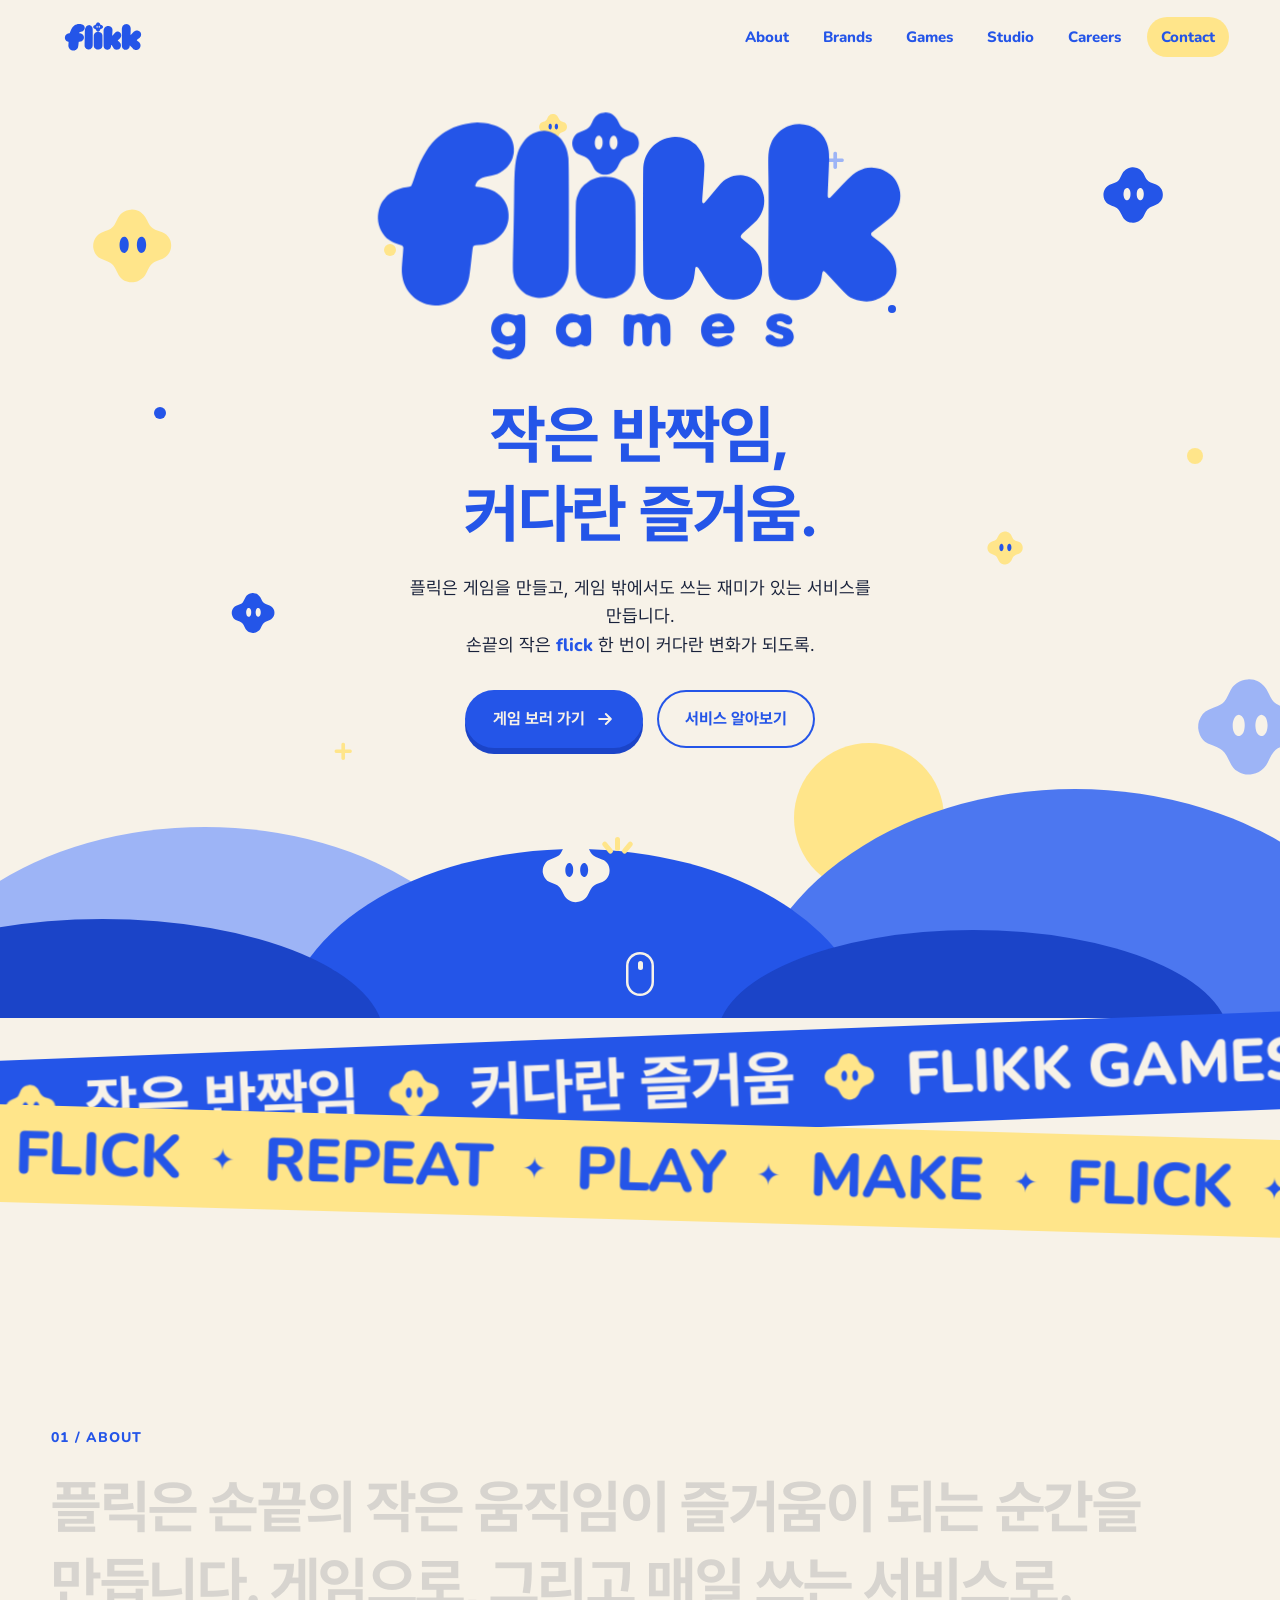
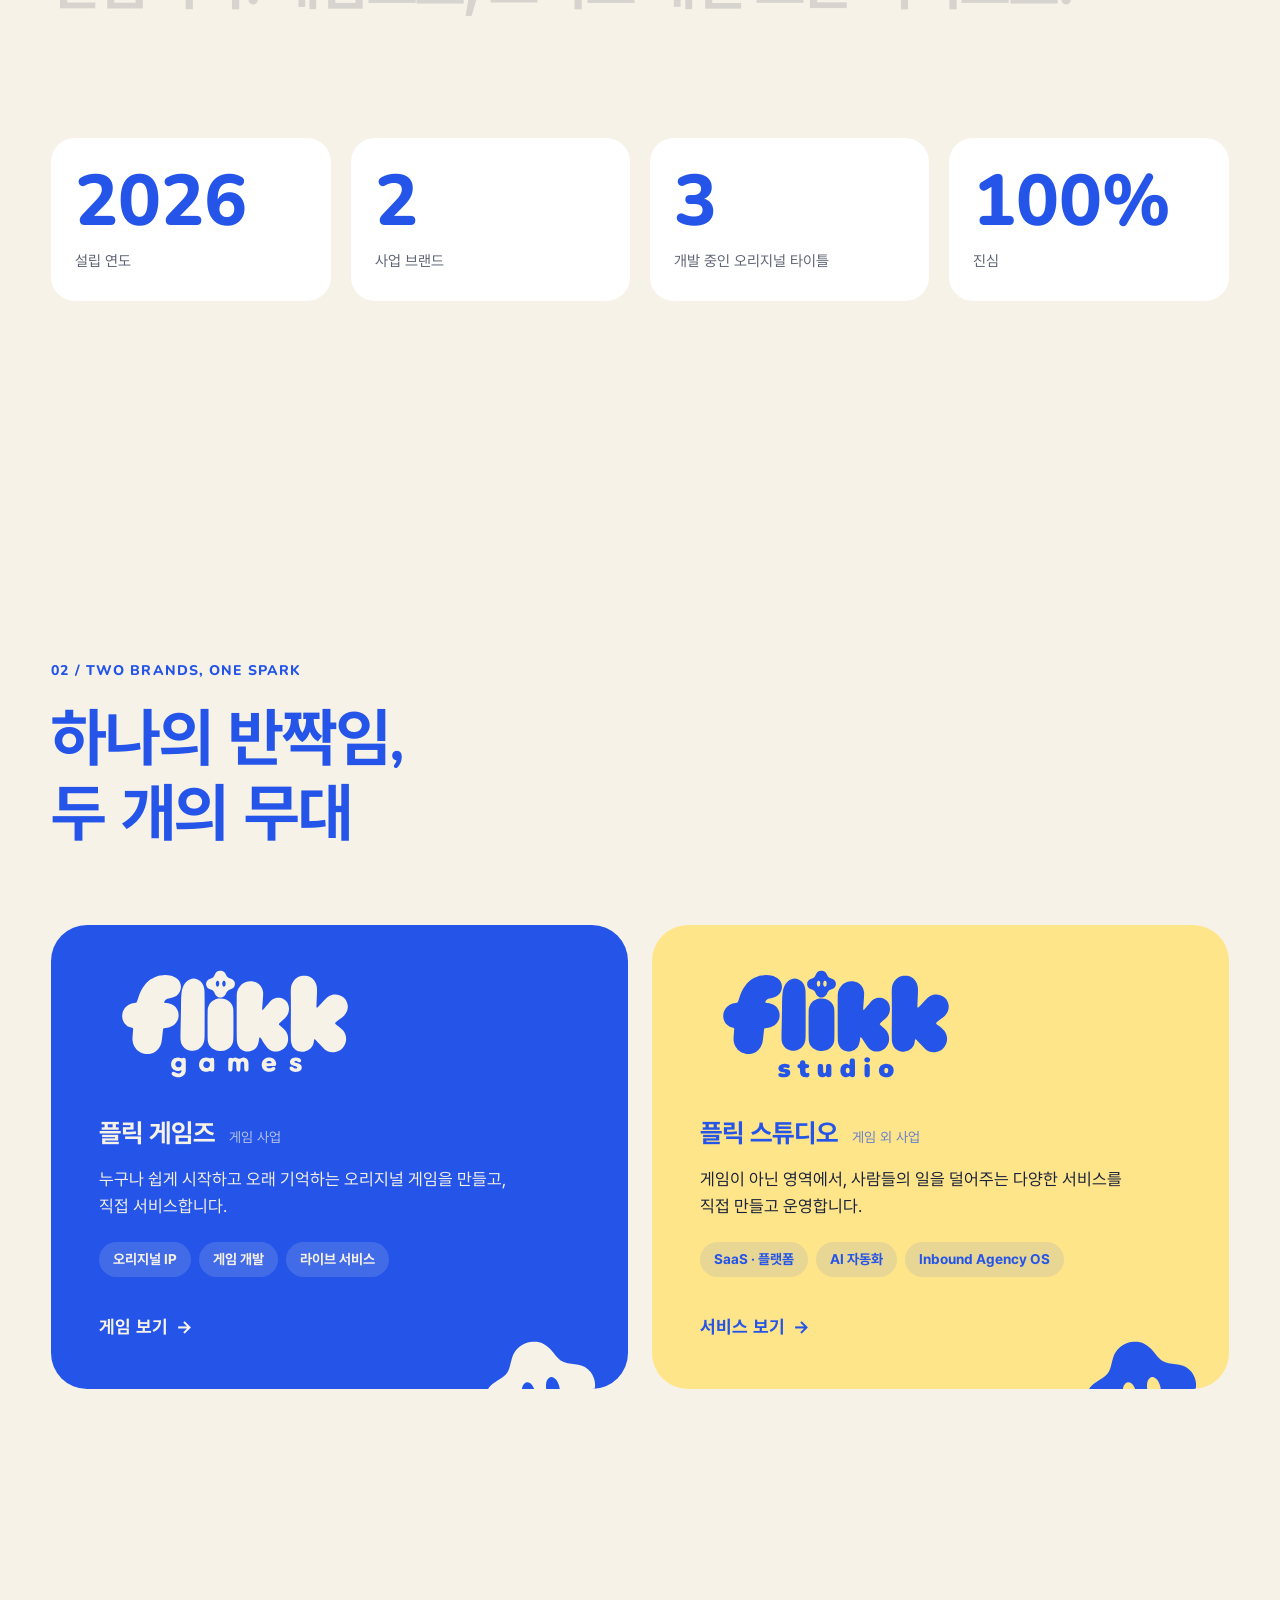
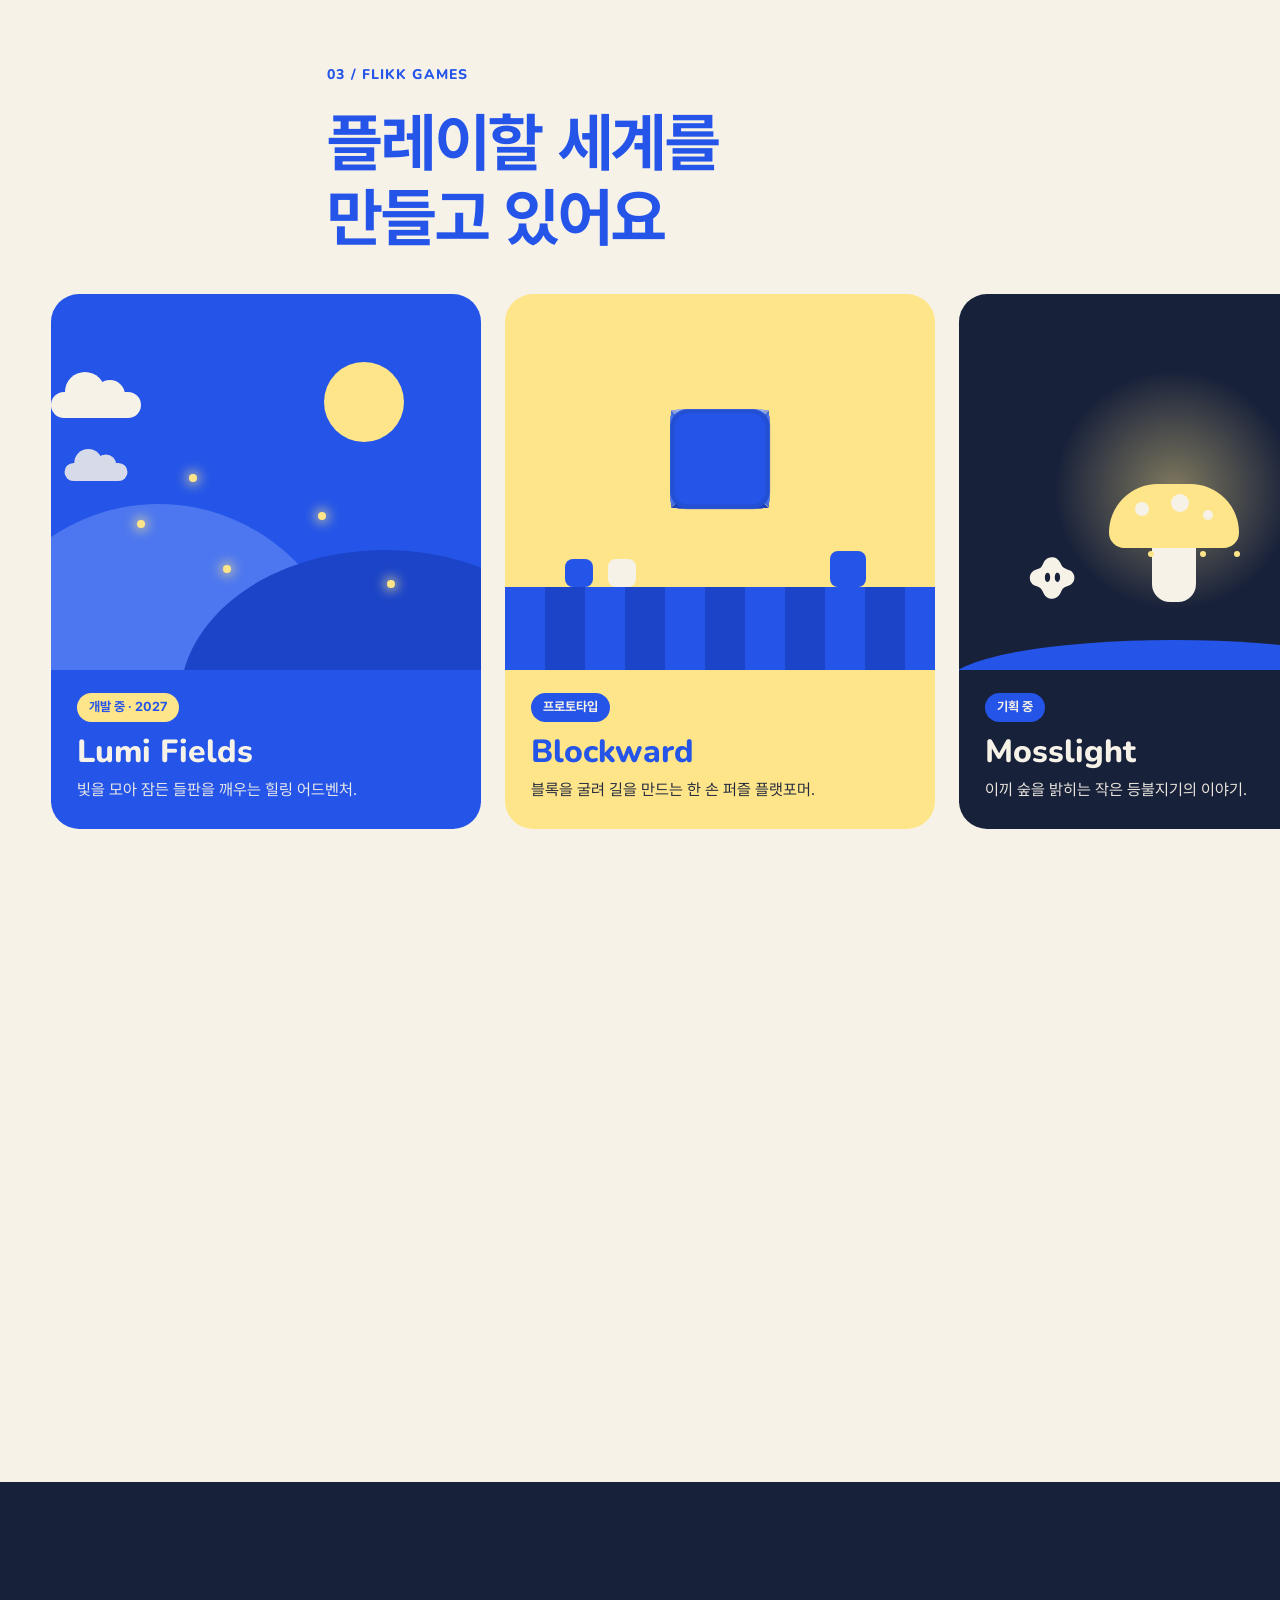
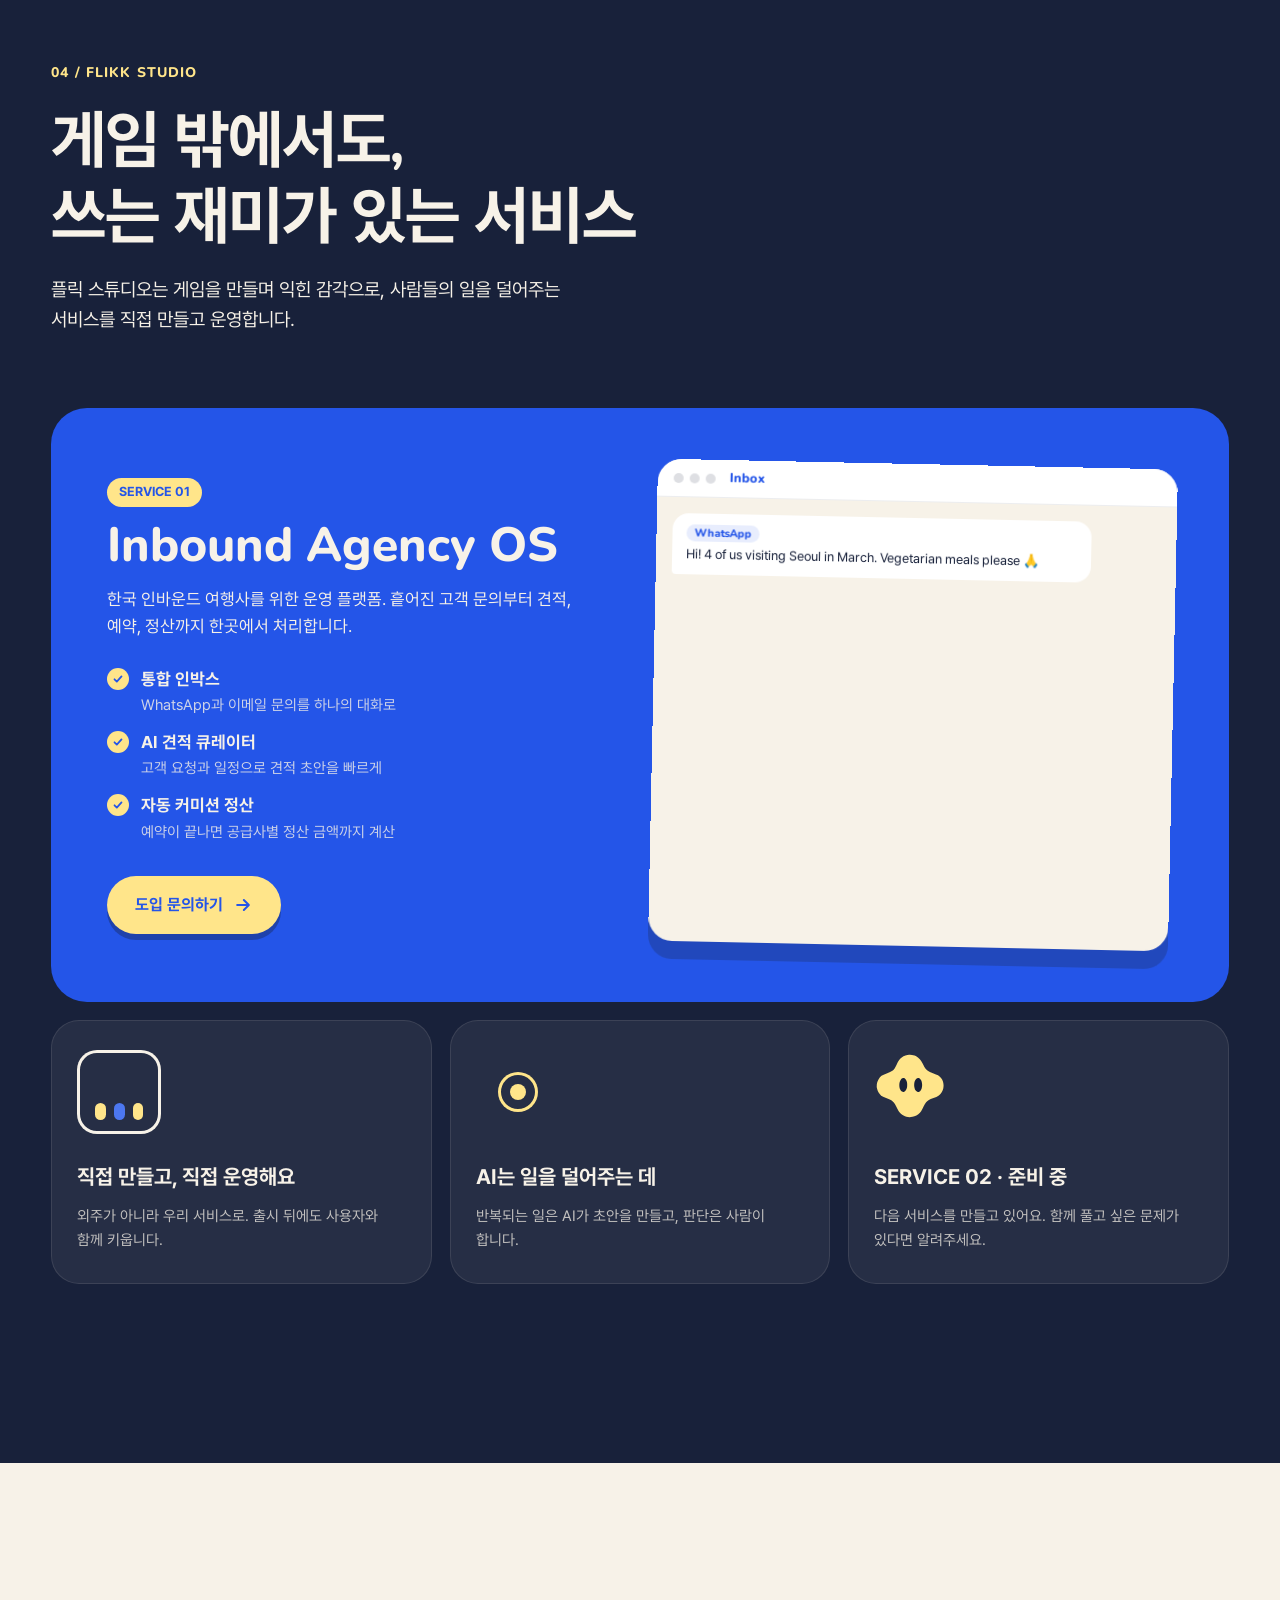
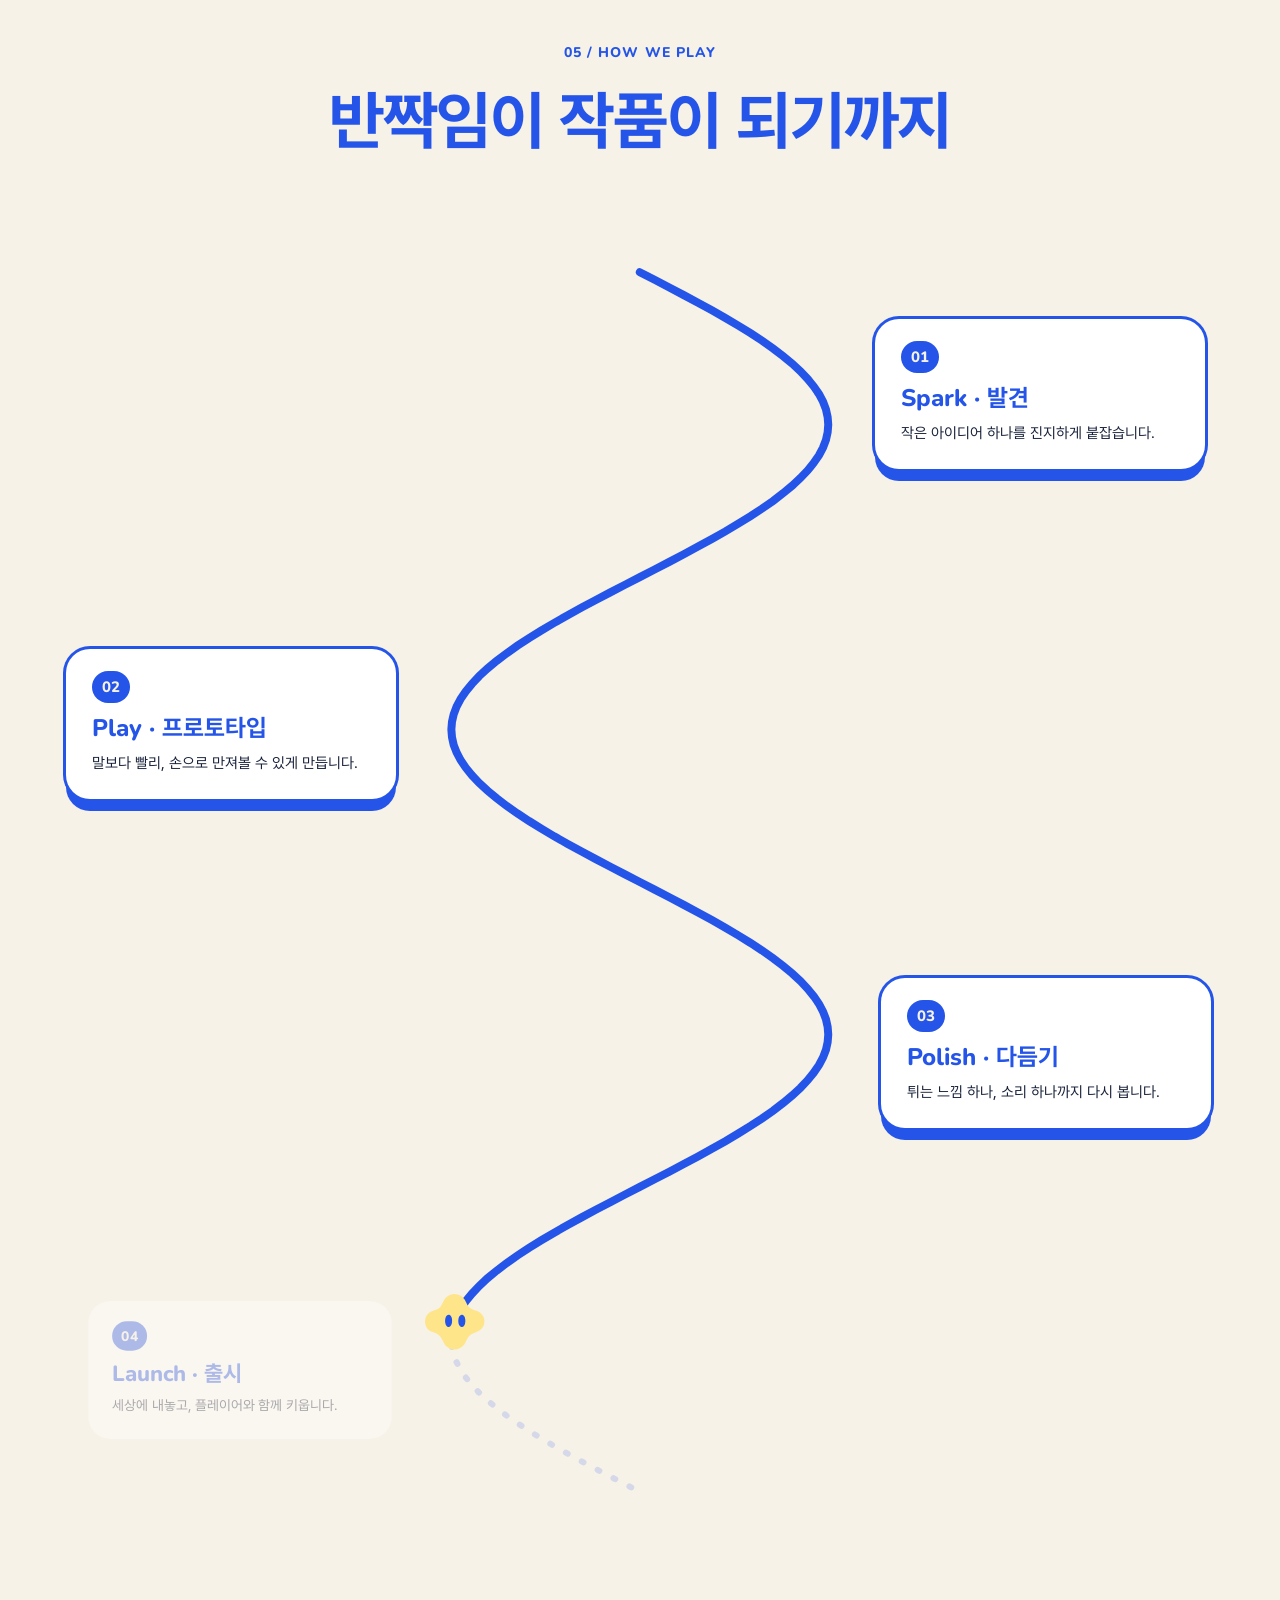
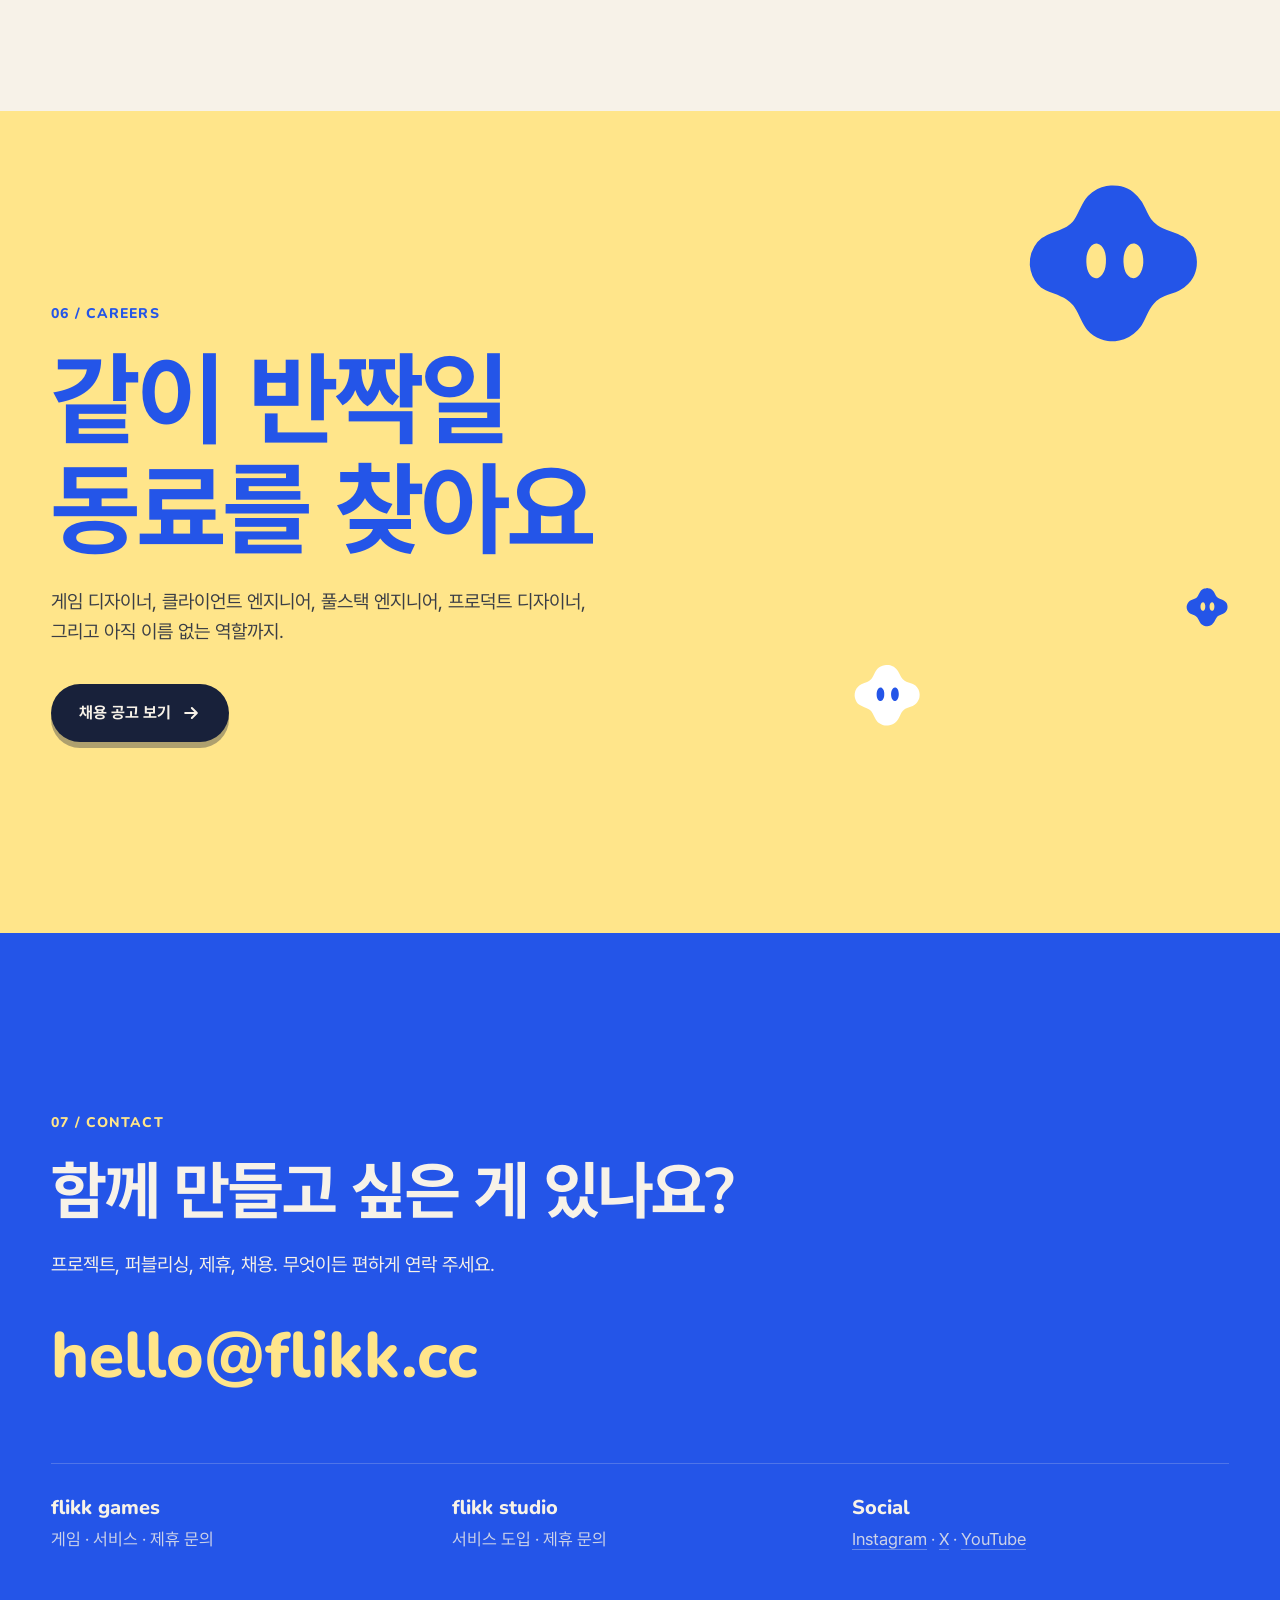
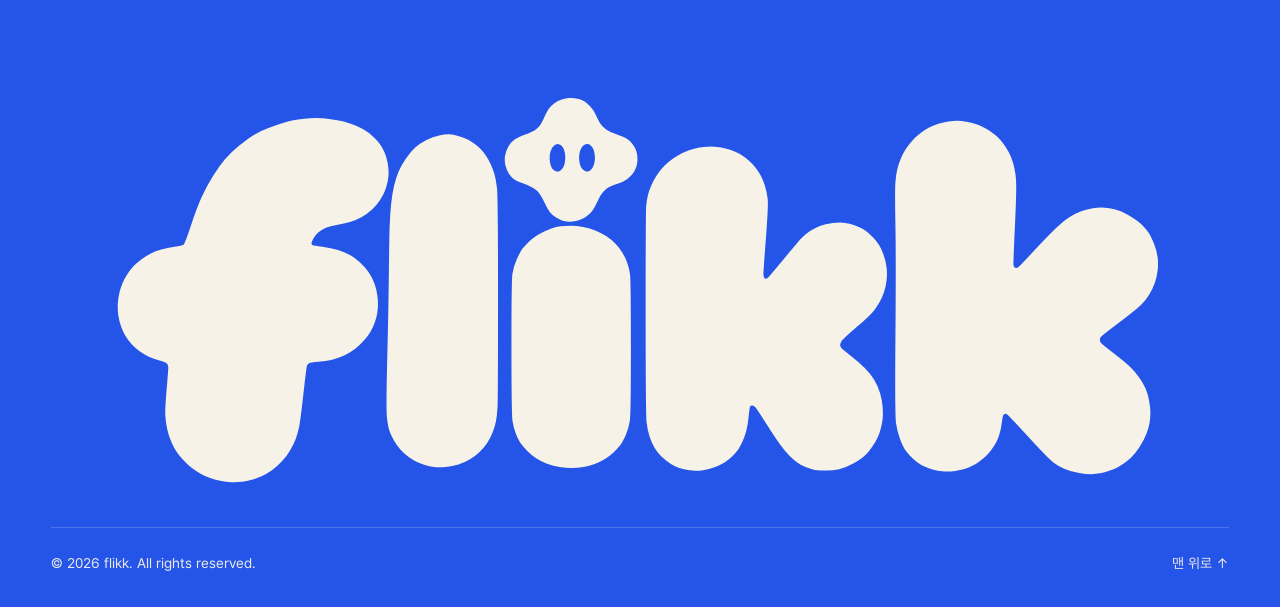
<file: index.html>
<!doctype html>
<html lang="ko">
<head>
  <meta charset="utf-8">
  <meta name="viewport" content="width=device-width, initial-scale=1">
  <title>flikk — 작은 반짝임, 커다란 즐거움</title>
  <meta name="description" content="flikk는 게임을 만들고 서비스하는 flikk games와, 게임 밖에서 쓰이는 다양한 서비스를 만드는 flikk studio로 이루어진 회사입니다.">
  <meta property="og:site_name" content="flikk">
  <meta property="og:locale" content="ko_KR">
  <meta property="og:type" content="website">
  <meta property="og:url" content="https://flikk.cc/">
  <meta property="og:title" content="flikk — 작은 반짝임, 커다란 즐거움">
  <meta property="og:description" content="게임을 만들고 서비스하는 flikk games, 게임 밖의 다양한 서비스를 만드는 flikk studio.">
  <meta property="og:image" content="https://flikk.cc/assets/og-image.png">
  <meta property="og:image:type" content="image/png">
  <meta property="og:image:width" content="1200">
  <meta property="og:image:height" content="630">
  <meta property="og:image:alt" content="flikk 로고와 '작은 반짝임, 커다란 즐거움.' 문구, flikk games · flikk studio">
  <meta name="twitter:card" content="summary_large_image">
  <meta name="twitter:title" content="flikk — 작은 반짝임, 커다란 즐거움">
  <meta name="twitter:description" content="게임을 만들고 서비스하는 flikk games, 게임 밖의 다양한 서비스를 만드는 flikk studio.">
  <meta name="twitter:image" content="https://flikk.cc/assets/og-image.png">
  <link rel="canonical" href="https://flikk.cc/">
  <meta name="theme-color" content="#F7F2E8">
  <link rel="icon" href="assets/icons/favicon.ico" sizes="any">
  <link rel="icon" href="assets/icons/flikk-favicon-32.svg" type="image/svg+xml">
  <link rel="apple-touch-icon" href="assets/icons/flikk-favicon-180.png">
  <link rel="preload" href="assets/fonts/Nunito-Variable.woff2" as="font" type="font/woff2" crossorigin>
  <link rel="stylesheet" href="styles.css">
  <script type="application/ld+json">
  {"@context":"https://schema.org","@type":"Organization","name":"flikk","url":"https://flikk.cc/","logo":"https://flikk.cc/assets/icons/flikk-favicon-180.png","email":"hello@flikk.cc","description":"게임을 만들고 서비스하는 flikk games와 게임 밖의 다양한 서비스를 만드는 flikk studio.","subOrganization":[{"@type":"Organization","name":"flikk games"},{"@type":"Organization","name":"flikk studio"}]}
  </script>
</head>
<body>

<!-- Shared spark symbol (body + eyes) -->
<svg width="0" height="0" style="position:absolute" aria-hidden="true">
  <!--SPARK_SYMBOL--><symbol id="spark" viewBox="775 38 214 200"><path class="sym-body" d="M868.52 47.52 Q874.6 45.6 879.24 45.38 Q883.87 45.15 887.81 45.71 Q891.74 46.26 895.49 47.51 Q899.23 48.77 902.63 50.87 Q906.03 52.97 911.16 58.34 Q916.29 63.71 920.39 72.61 Q924.48 81.52 927.2 85.3 Q929.91 89.09 934.84 92.66 Q939.76 96.24 950.16 99.84 Q960.55 103.45 965.29 106.21 Q970.03 108.97 974.27 114.23 Q978.51 119.49 980.14 125.36 Q981.78 131.22 981.78 136 Q981.78 140.78 981.03 144.53 Q980.29 148.29 978.58 152.08 Q976.87 155.87 974.29 159.29 Q971.71 162.71 966.62 166.62 Q961.53 170.53 951.85 173.85 Q942.16 177.16 938.06 179.56 Q933.97 181.97 929.98 186.48 Q925.99 190.99 921.97 199.97 Q917.95 208.95 915.07 213.07 Q912.19 217.19 906.68 221.68 Q901.16 226.16 895.16 228.16 Q889.16 230.16 884.61 230.51 Q880.06 230.87 875.69 230.27 Q871.32 229.68 867.01 227.99 Q862.71 226.29 858.79 223.71 Q854.87 221.13 851.38 217.12 Q847.89 213.11 842.91 202.59 Q837.92 192.08 834.56 187.94 Q831.19 183.81 826.38 180.62 Q821.56 177.44 810.96 173.54 Q800.36 169.64 796.39 166.61 Q792.41 163.59 789.11 158.39 Q785.81 153.19 784.13 146.41 Q782.46 139.62 783.37 132.45 Q784.29 125.29 788.33 118.33 Q792.37 111.37 797.37 107.87 Q802.37 104.37 812.59 100.59 Q822.82 96.82 826.92 94.42 Q831.03 92.03 834.1 88.6 Q837.17 85.17 841.79 75.29 Q846.4 65.4 849.35 61.35 Q852.29 57.29 857.36 53.36 Q862.43 49.43 868.52 47.52 Z"/><path class="sym-eye" d="M863.71 114.54 Q861.34 114.06 858.91 115.27 Q856.48 116.49 854.62 119.13 Q852.77 121.77 851.66 125.16 Q850.55 128.55 850.33 132.74 Q850.11 136.92 850.64 140.87 Q851.17 144.83 852.53 147.97 Q853.88 151.12 855.9 153.05 Q857.93 154.98 860.29 155.46 Q862.66 155.94 864.85 154.98 Q867.04 154.02 869.04 151.53 Q871.03 149.03 872.14 145.64 Q873.24 142.24 873.56 137.66 Q873.88 133.07 873.35 129.12 Q872.83 125.17 871.47 122.03 Q870.12 118.88 868.1 116.95 Q866.07 115.02 863.71 114.54 Z"/><path class="sym-eye" d="M907.72 114.52 Q905.34 114.06 903.15 115.02 Q900.96 115.98 898.97 118.48 Q896.98 120.98 895.84 124.84 Q894.69 128.69 894.46 132.77 Q894.23 136.85 894.91 141.13 Q895.6 145.4 896.84 148.16 Q898.09 150.91 900.4 153.03 Q902.71 155.14 905.07 155.51 Q907.42 155.89 909.62 154.84 Q911.81 153.8 913.68 151.18 Q915.55 148.55 916.63 145.14 Q917.7 141.72 918 137.53 Q918.3 133.34 917.49 128.83 Q916.69 124.31 915.48 121.52 Q914.27 118.73 912.18 116.86 Q910.1 114.99 907.72 114.52 Z"/></symbol><!--/SPARK_SYMBOL-->
</svg>

<a class="skip" href="#main">본문으로 건너뛰기</a>

<header class="site-header" id="top">
  <a class="brand" href="#top" aria-label="flikk 홈">
    <img src="assets/logos/flikk-wordmark-cobalt.svg" alt="flikk" width="120" height="52">
  </a>
  <nav class="nav" aria-label="주요 메뉴">
    <button class="nav-toggle" aria-expanded="false" aria-controls="nav-list">
      <span></span><span></span><span class="sr">메뉴</span>
    </button>
    <ul id="nav-list">
      <li><a href="#about">About</a></li>
      <li><a href="#brands">Brands</a></li>
      <li><a href="#games">Games</a></li>
      <li><a href="#studio">Studio</a></li>
      <li><a href="#careers">Careers</a></li>
      <li><a class="pill" href="#contact">Contact</a></li>
    </ul>
  </nav>
</header>

<main id="main">

  <!-- ============ HERO ============ -->
  <section class="hero" aria-label="소개">
    <div class="hero-float" aria-hidden="true">
      <svg class="fs fs-1" data-depth="0.6"><use href="#spark"/></svg>
      <svg class="fs fs-2" data-depth="1.2"><use href="#spark"/></svg>
      <svg class="fs fs-3" data-depth="0.9"><use href="#spark"/></svg>
      <svg class="fs fs-4" data-depth="1.6"><use href="#spark"/></svg>
      <svg class="fs fs-5" data-depth="0.4"><use href="#spark"/></svg>
      <svg class="fs fs-6" data-depth="1.1"><use href="#spark"/></svg>
      <i class="dot d1" data-depth="0.5"></i><i class="dot d2" data-depth="1.4"></i>
      <i class="dot d3" data-depth="0.8"></i><i class="dot d4" data-depth="1.8"></i>
      <i class="plus p1" data-depth="1">+</i><i class="plus p2" data-depth="0.7">+</i>
    </div>

    <div class="hero-inner">
      <h1 class="sr">flikk</h1>
      <!--LOGO:hero--><svg class="hero-logo" viewBox="180 20 1610 790" role="img" aria-label="flikk games / flikk studio"><g class="lg-letters"><path class="lt" style="--i:0" d="M482.92 76.42 Q492.46 75.46 499.61 75.35 Q506.76 75.24 520.17 76.83 Q533.58 78.42 541.88 80.62 Q550.19 82.81 558.6 86.4 Q567 90 572.97 93.53 Q578.93 97.07 584.8 102.2 Q590.67 107.33 595.17 113.33 Q599.67 119.33 602.83 126.17 Q606 133 607.85 143.59 Q609.7 154.18 608.85 163.09 Q608 172 605.07 180.57 Q602.15 189.15 596.9 197.4 Q591.65 205.65 584.38 212.38 Q577.11 219.11 568.35 223.85 Q559.59 228.59 552.28 230.78 Q544.96 232.96 533.12 235.12 Q521.27 237.27 515.28 239.78 Q509.29 242.29 504.13 246.63 Q498.97 250.97 496.09 256.68 Q493.22 262.4 493.7 263.79 Q494.18 265.17 495.4 265.8 Q496.62 266.43 509.91 268.11 Q523.2 269.8 533.4 273.1 Q543.6 276.4 551.31 280.69 Q559.03 284.97 566.37 291.63 Q573.71 298.29 579.01 305.99 Q584.3 313.7 587.51 321.99 Q590.73 330.27 592.18 340.26 Q593.63 350.24 593.04 358.85 Q592.45 367.45 590.75 374.25 Q589.05 381.05 585.71 388.21 Q582.37 395.37 577.78 401.78 Q573.19 408.19 565.65 415.15 Q558.12 422.12 551.56 426.06 Q545 430 537.92 432.92 Q530.83 435.83 523.14 437.64 Q515.46 439.46 503.9 440.4 Q492.35 441.35 490.02 442.52 Q487.7 443.7 486.77 446.77 Q485.85 449.85 481.42 489.92 Q476.98 529.98 474.87 539.37 Q472.77 548.77 470.04 556.04 Q467.31 563.31 462 572.5 Q456.69 581.69 449.44 589.44 Q442.2 597.2 434.36 602.86 Q426.53 608.53 418.89 611.89 Q411.25 615.25 404.22 617.22 Q397.18 619.18 389.56 620.06 Q381.94 620.94 373.77 620.67 Q365.6 620.4 356.88 618.62 Q348.17 616.83 341.94 614.56 Q335.72 612.28 327.6 607.9 Q319.48 603.52 313.62 598.88 Q307.77 594.23 301.35 587.15 Q294.92 580.08 291.4 574.6 Q287.87 569.13 284.87 562.63 Q281.87 556.13 279.86 549.64 Q277.86 543.14 276.63 536.37 Q275.41 529.59 274.8 520.37 Q274.2 511.16 276.82 481.32 Q279.43 451.49 279.23 448.17 Q279.02 444.86 277.07 442.87 Q275.12 440.88 266.13 438.37 Q257.14 435.86 250.2 432.8 Q243.25 429.75 236.29 424.71 Q229.33 419.67 224.16 413.84 Q219 408 215.2 401.8 Q211.4 395.6 208.53 387.47 Q205.67 379.33 204.4 370.6 Q203.13 361.87 203.7 353.07 Q204.28 344.28 206.13 336.63 Q207.98 328.98 210.84 322.34 Q213.7 315.7 217.86 309.36 Q222.02 303.02 227.03 297.53 Q232.04 292.04 239.25 286.75 Q246.46 281.46 253.12 278.12 Q259.78 274.78 268.73 272.23 Q277.68 269.68 288.62 268.12 Q299.57 266.57 301.77 265.27 Q303.97 263.97 313.08 236.58 Q322.18 209.18 329.59 193.09 Q337 177 346.44 161.94 Q355.88 146.88 364.43 136.93 Q372.97 126.97 385.09 117.09 Q397.2 107.2 403.3 103.3 Q409.4 99.4 418.43 94.93 Q427.47 90.47 441.7 85.7 Q455.93 80.93 464.66 79.16 Q473.38 77.38 482.92 76.42 Z"/><path class="lt" style="--i:1" d="M684.89 101.43 Q694.44 99.52 700.13 99.85 Q705.81 100.19 713.29 102.21 Q720.77 104.23 726.76 107.24 Q732.75 110.25 738.21 114.29 Q743.67 118.33 747.54 122.46 Q751.4 126.6 755.18 132.32 Q758.95 138.05 762 144.5 Q765.05 150.95 767.44 159.06 Q769.82 167.18 771.4 180.1 Q772.99 193.01 772.97 343.49 Q772.96 493.96 772.27 507.27 Q771.58 520.58 769.95 528.95 Q768.31 537.31 764.81 546.31 Q761.3 555.3 756.46 562.46 Q751.61 569.61 744.94 575.94 Q738.27 582.27 730.4 586.9 Q722.52 591.52 713.78 594.28 Q705.03 597.03 694.57 597.94 Q684.12 598.86 677.05 597.94 Q669.99 597.01 663.47 595.03 Q656.95 593.05 651.53 590.47 Q646.12 587.88 640.76 584.24 Q635.41 580.59 630.4 575.6 Q625.39 570.61 621.44 565.06 Q617.49 559.51 614.5 553.5 Q611.51 547.49 609.69 541.31 Q607.86 535.14 606.54 522.59 Q605.22 510.04 607.09 435.5 Q608.96 360.96 609.5 309.5 Q610.04 258.04 610.64 239.14 Q611.24 220.24 612.88 204.38 Q614.51 188.51 617.35 176.85 Q620.18 165.18 623.97 155.97 Q627.76 146.76 635.11 136.11 Q642.47 125.47 649.36 119.36 Q656.24 113.24 665.79 108.29 Q675.34 103.34 684.89 101.43 Z"/><path class="lt" style="--i:2" d="M866.6 237.6 Q873.5 236.5 881.92 236.58 Q890.34 236.66 900.44 238.56 Q910.54 240.46 919.42 244.08 Q928.3 247.7 935.46 252.54 Q942.61 257.39 948.51 263.49 Q954.41 269.59 959.03 276.97 Q963.65 284.35 966.53 292.47 Q969.41 300.59 970.64 309.86 Q971.87 319.13 971.92 418.05 Q971.98 516.98 970.34 528.84 Q968.71 540.71 963.81 551.31 Q958.91 561.91 955.31 566.31 Q951.71 570.71 946.31 575.81 Q940.92 580.92 935.43 584.43 Q929.95 587.95 923.1 591.1 Q916.24 594.24 910.77 595.77 Q905.3 597.3 898.24 598.24 Q891.18 599.18 883.78 599.4 Q876.38 599.62 865.18 597.82 Q853.97 596.03 845.34 592.66 Q836.71 589.29 830.06 584.94 Q823.41 580.59 816.4 573.6 Q809.39 566.61 806.04 561.46 Q802.69 556.31 799.38 547.62 Q796.06 538.94 794.6 528.9 Q793.13 518.87 793.08 418.95 Q793.02 319.02 794.54 308.54 Q796.05 298.05 801.2 286.7 Q806.35 275.35 810.08 270.58 Q813.8 265.8 818.92 260.92 Q824.04 256.04 830.07 252.07 Q836.1 248.1 842.2 245.2 Q848.3 242.3 854 240.5 Q859.7 238.7 866.6 237.6 Z"/><path class="lt" style="--i:3" d="M1072.89 119.89 Q1080.5 118.5 1088.22 118.28 Q1095.94 118.06 1101.34 118.66 Q1106.74 119.26 1113.53 120.97 Q1120.32 122.68 1127.29 125.71 Q1134.25 128.75 1139.11 131.89 Q1143.96 135.04 1148.77 139.23 Q1153.58 143.42 1158.03 148.97 Q1162.48 154.52 1165.88 160.62 Q1169.28 166.72 1172.49 176.51 Q1175.7 186.3 1176.78 196.68 Q1177.87 207.05 1174.03 256.61 Q1170.19 306.17 1170.34 309.32 Q1170.49 312.47 1171.4 314.2 Q1172.32 315.92 1173.59 316.05 Q1174.87 316.17 1176.68 314.83 Q1178.5 313.49 1200.94 286.44 Q1223.39 259.39 1228.36 254.36 Q1233.33 249.33 1240.18 244.68 Q1247.04 240.04 1254.94 236.94 Q1262.83 233.83 1274.27 232.59 Q1285.71 231.34 1292.59 232.44 Q1299.47 233.53 1305.53 235.47 Q1311.59 237.41 1316.48 240.02 Q1321.37 242.63 1325.3 245.7 Q1329.23 248.77 1334.63 254.37 Q1340.04 259.96 1343.51 265.49 Q1346.98 271.02 1350.27 280.23 Q1353.57 289.43 1354.73 298.75 Q1355.89 308.07 1354.88 317.47 Q1353.87 326.87 1351.2 335.2 Q1348.53 343.53 1344.96 349.96 Q1341.4 356.4 1336.04 363.54 Q1330.67 370.67 1310.01 388.51 Q1289.34 406.34 1287.16 409.89 Q1284.97 413.43 1285.26 415.51 Q1285.55 417.59 1286.79 419.29 Q1288.02 420.98 1300.58 430.92 Q1313.15 440.85 1321.71 449.29 Q1330.27 457.73 1335.94 467.06 Q1341.61 476.39 1344.85 486.65 Q1348.09 496.91 1348.89 508.31 Q1349.69 519.7 1348.78 526.79 Q1347.87 533.87 1345.96 540.96 Q1344.04 548.04 1341.14 554.14 Q1338.24 560.24 1334.25 566.25 Q1330.27 572.27 1326.75 576.25 Q1323.23 580.23 1318.87 583.87 Q1314.51 587.51 1304.14 593.14 Q1293.78 598.78 1283.72 601.22 Q1273.67 603.67 1261.86 603.32 Q1250.04 602.96 1244.39 601.61 Q1238.74 600.26 1233.41 598.09 Q1228.08 595.92 1221.51 591.49 Q1214.94 587.06 1209.25 581.25 Q1203.56 575.44 1196.54 565.96 Q1189.52 556.48 1174.92 533.58 Q1160.31 510.69 1158.67 508.86 Q1157.03 507.03 1155.31 506.23 Q1153.59 505.42 1152.29 505.88 Q1150.98 506.35 1150.34 507.54 Q1149.69 508.74 1147.9 525.42 Q1146.1 542.1 1141.48 553.98 Q1136.87 565.87 1132.63 571.63 Q1128.4 577.4 1123.77 581.77 Q1119.15 586.15 1114.78 589.28 Q1110.42 592.42 1105.1 595.1 Q1099.78 597.78 1092.52 600.02 Q1085.26 602.26 1078.09 603.08 Q1070.92 603.9 1064.04 603.37 Q1057.16 602.84 1050.05 600.95 Q1042.93 599.07 1037.1 596.4 Q1031.28 593.72 1024.58 588.42 Q1017.88 583.12 1014.46 579.04 Q1011.05 574.95 1007.39 569.11 Q1003.74 563.26 1000.23 553.27 Q996.72 543.28 995.38 530.62 Q994.04 517.96 994.02 367.48 Q994 217 994.83 207.33 Q995.66 197.66 997.4 190.9 Q999.15 184.15 1002.1 177.1 Q1005.05 170.05 1009.27 163.27 Q1013.49 156.49 1018.65 150.65 Q1023.8 144.8 1030.2 139.7 Q1036.6 134.6 1043.66 130.66 Q1050.71 126.71 1057.99 123.99 Q1065.27 121.27 1072.89 119.89 Z"/><path class="lt" style="--i:4" d="M1447.55 80.56 Q1455.45 79.48 1460.9 79.57 Q1466.34 79.66 1474.09 80.91 Q1481.84 82.16 1488.19 84.31 Q1494.53 86.47 1500.45 89.55 Q1506.37 92.63 1511.94 96.56 Q1517.52 100.48 1521.03 103.97 Q1524.54 107.46 1529.14 113.36 Q1533.73 119.27 1537.57 126.43 Q1541.41 133.59 1543.97 142.03 Q1546.53 150.47 1547.72 159.28 Q1548.91 168.09 1548.91 182 Q1548.91 195.91 1546.64 244.5 Q1544.38 293.1 1544.77 295.45 Q1545.15 297.8 1546.15 298.95 Q1547.14 300.1 1548.79 300.05 Q1550.44 300 1552.32 298.6 Q1554.2 297.2 1573.49 276.49 Q1592.77 255.77 1605.86 242.86 Q1618.94 229.94 1627.81 224.31 Q1636.67 218.67 1646.12 215.12 Q1655.57 211.57 1663.47 210.48 Q1671.37 209.4 1675.95 209.44 Q1680.53 209.48 1688.35 210.66 Q1696.16 211.84 1703.28 214.22 Q1710.4 216.6 1722.04 223.96 Q1733.67 231.33 1739.19 237.31 Q1744.7 243.3 1747.66 247.84 Q1750.61 252.39 1754.95 263.05 Q1759.29 273.71 1760.59 283.39 Q1761.89 293.07 1760.7 303.29 Q1759.52 313.52 1756.22 322.72 Q1752.92 331.92 1747.88 339.88 Q1742.84 347.84 1737.03 354.03 Q1731.23 360.23 1704.53 380.53 Q1677.84 400.84 1676.41 402.37 Q1674.98 403.9 1674.46 405.53 Q1673.93 407.17 1674.4 409.2 Q1674.86 411.22 1676.2 412.85 Q1677.53 414.47 1695.3 428.2 Q1713.06 441.94 1720.37 449.13 Q1727.67 456.33 1733.28 464.22 Q1738.88 472.12 1742.56 480.44 Q1746.25 488.75 1748.09 499.91 Q1749.94 511.06 1749.81 517.87 Q1749.68 524.68 1748.6 531.6 Q1747.52 538.52 1743.87 548.37 Q1740.21 558.21 1733.4 568.4 Q1726.59 578.59 1720.55 584.05 Q1714.52 589.52 1709.83 592.83 Q1705.13 596.13 1700.17 598.67 Q1695.2 601.2 1688.22 603.72 Q1681.24 606.24 1674.42 607.42 Q1667.6 608.6 1661.33 608.77 Q1655.06 608.94 1643 607 Q1630.95 605.05 1621.53 600.97 Q1612.12 596.88 1604.99 591.51 Q1597.85 586.15 1569.29 555.21 Q1540.74 524.26 1537.92 521.63 Q1535.11 518.99 1533.45 518.31 Q1531.8 517.63 1530.24 519.2 Q1528.67 520.76 1527.51 530.06 Q1526.36 539.36 1524.58 546.08 Q1522.8 552.8 1520.96 556.96 Q1519.13 561.13 1515.62 566.62 Q1512.12 572.12 1507.93 576.93 Q1503.74 581.74 1498.54 586.04 Q1493.35 590.35 1488.33 593.33 Q1483.31 596.31 1477.59 598.59 Q1471.86 600.86 1464.59 602.59 Q1457.32 604.32 1450.67 604.66 Q1444.01 604.99 1437.98 604.52 Q1431.96 604.04 1424.81 602.19 Q1417.67 600.33 1411.59 597.41 Q1405.5 594.5 1400.08 590.42 Q1394.65 586.35 1389.8 581.2 Q1384.95 576.05 1382 571.5 Q1379.05 566.95 1374.89 556.11 Q1370.73 545.27 1368.89 532.11 Q1367.06 518.94 1368.03 402.97 Q1369 287 1368 235 Q1367 183 1368.05 171.05 Q1369.1 159.1 1371 151.5 Q1372.9 143.9 1376.15 136.15 Q1379.41 128.41 1383.07 122.57 Q1386.73 116.73 1392.54 110.04 Q1398.34 103.34 1405.81 97.81 Q1413.27 92.27 1419.22 89.22 Q1425.17 86.17 1432.41 83.91 Q1439.65 81.65 1447.55 80.56 Z"/></g><g class="lg-spark"><g class="spark-bob"><path class="spark-body" d="M868.52 47.52 Q874.6 45.6 879.24 45.38 Q883.87 45.15 887.81 45.71 Q891.74 46.26 895.49 47.51 Q899.23 48.77 902.63 50.87 Q906.03 52.97 911.16 58.34 Q916.29 63.71 920.39 72.61 Q924.48 81.52 927.2 85.3 Q929.91 89.09 934.84 92.66 Q939.76 96.24 950.16 99.84 Q960.55 103.45 965.29 106.21 Q970.03 108.97 974.27 114.23 Q978.51 119.49 980.14 125.36 Q981.78 131.22 981.78 136 Q981.78 140.78 981.03 144.53 Q980.29 148.29 978.58 152.08 Q976.87 155.87 974.29 159.29 Q971.71 162.71 966.62 166.62 Q961.53 170.53 951.85 173.85 Q942.16 177.16 938.06 179.56 Q933.97 181.97 929.98 186.48 Q925.99 190.99 921.97 199.97 Q917.95 208.95 915.07 213.07 Q912.19 217.19 906.68 221.68 Q901.16 226.16 895.16 228.16 Q889.16 230.16 884.61 230.51 Q880.06 230.87 875.69 230.27 Q871.32 229.68 867.01 227.99 Q862.71 226.29 858.79 223.71 Q854.87 221.13 851.38 217.12 Q847.89 213.11 842.91 202.59 Q837.92 192.08 834.56 187.94 Q831.19 183.81 826.38 180.62 Q821.56 177.44 810.96 173.54 Q800.36 169.64 796.39 166.61 Q792.41 163.59 789.11 158.39 Q785.81 153.19 784.13 146.41 Q782.46 139.62 783.37 132.45 Q784.29 125.29 788.33 118.33 Q792.37 111.37 797.37 107.87 Q802.37 104.37 812.59 100.59 Q822.82 96.82 826.92 94.42 Q831.03 92.03 834.1 88.6 Q837.17 85.17 841.79 75.29 Q846.4 65.4 849.35 61.35 Q852.29 57.29 857.36 53.36 Q862.43 49.43 868.52 47.52 Z"/><g class="spark-eyes"><path d="M863.71 114.54 Q861.34 114.06 858.91 115.27 Q856.48 116.49 854.62 119.13 Q852.77 121.77 851.66 125.16 Q850.55 128.55 850.33 132.74 Q850.11 136.92 850.64 140.87 Q851.17 144.83 852.53 147.97 Q853.88 151.12 855.9 153.05 Q857.93 154.98 860.29 155.46 Q862.66 155.94 864.85 154.98 Q867.04 154.02 869.04 151.53 Q871.03 149.03 872.14 145.64 Q873.24 142.24 873.56 137.66 Q873.88 133.07 873.35 129.12 Q872.83 125.17 871.47 122.03 Q870.12 118.88 868.1 116.95 Q866.07 115.02 863.71 114.54 Z"/><path d="M907.72 114.52 Q905.34 114.06 903.15 115.02 Q900.96 115.98 898.97 118.48 Q896.98 120.98 895.84 124.84 Q894.69 128.69 894.46 132.77 Q894.23 136.85 894.91 141.13 Q895.6 145.4 896.84 148.16 Q898.09 150.91 900.4 153.03 Q902.71 155.14 905.07 155.51 Q907.42 155.89 909.62 154.84 Q911.81 153.8 913.68 151.18 Q915.55 148.55 916.63 145.14 Q917.7 141.72 918 137.53 Q918.3 133.34 917.49 128.83 Q916.69 124.31 915.48 121.52 Q914.27 118.73 912.18 116.86 Q910.1 114.99 907.72 114.52 Z"/></g></g></g><g class="lg-sub sub-games"><path style="--i:0" d="M578.54 645.67 Q584.37 644.63 591.69 645.31 Q599.01 645.99 606.59 648.71 Q614.17 651.43 619.04 649.17 Q623.91 646.92 627.72 646.72 Q631.54 646.51 634.43 647.59 Q637.33 648.67 639.27 650.73 Q641.2 652.8 642.08 657.42 Q642.96 662.04 642.97 696.51 Q642.98 730.98 642.6 736.1 Q642.23 741.23 641.13 745.63 Q640.03 750.03 636.49 756.49 Q632.95 762.95 627.5 768 Q622.05 773.05 615.1 776.1 Q608.14 779.14 600.46 780.37 Q592.78 781.6 583.57 780.62 Q574.35 779.65 566.56 776.44 Q558.76 773.24 553.12 768.38 Q547.49 763.51 546.34 761.21 Q545.19 758.9 544.95 756.58 Q544.71 754.26 545.33 752.1 Q545.96 749.93 547.54 748.03 Q549.12 746.12 551.09 745.09 Q553.07 744.07 556.03 743.65 Q559 743.23 562.66 743.96 Q566.32 744.68 574.82 749.68 Q583.33 754.67 590.39 755.06 Q597.45 755.45 602.26 753.26 Q607.07 751.07 610.07 746.57 Q613.06 742.06 613.59 738.69 Q614.12 735.32 613.06 734.01 Q612 732.7 605.47 734.81 Q598.93 736.93 593.47 737.43 Q588.02 737.94 582.22 737.25 Q576.43 736.57 570.58 734.42 Q564.72 732.28 560.83 729.67 Q556.94 727.06 554.26 724.24 Q551.57 721.43 549.15 717.85 Q546.72 714.28 544.84 709.66 Q542.95 705.05 542.08 700.42 Q541.2 695.8 541.38 689.68 Q541.56 683.56 542.99 677.99 Q544.42 672.42 546.45 668.45 Q548.48 664.48 551.92 660.42 Q555.35 656.35 559.43 653.43 Q563.51 650.51 568.12 648.62 Q572.72 646.72 578.54 645.67 Z M592.89 669.61 Q588.49 669.51 584.41 670.93 Q580.34 672.34 577.52 675.02 Q574.71 677.71 572.85 681.83 Q571 685.95 570.98 690.52 Q570.95 695.09 572.64 699.38 Q574.33 703.67 577.02 706.48 Q579.72 709.28 583.22 710.78 Q586.72 712.28 591.62 712.39 Q596.51 712.5 600.31 711.3 Q604.1 710.1 606.74 707.74 Q609.38 705.38 611.59 700.61 Q613.8 695.85 613.97 691.79 Q614.15 687.73 612.46 683.47 Q610.78 679.22 607.87 676.13 Q604.96 673.04 601.13 671.38 Q597.29 669.72 592.89 669.61 Z"/><path style="--i:1" d="M773.53 645.63 Q779.41 644.59 786.74 645.25 Q794.08 645.92 802.12 648.87 Q810.16 651.81 815.5 649.33 Q820.84 646.85 824.67 646.7 Q828.5 646.55 831.54 647.99 Q834.57 649.43 836.68 652.75 Q838.79 656.08 839.33 688.52 Q839.87 720.95 838.78 727.82 Q837.69 734.69 835.7 737.2 Q833.71 739.71 830.17 741.07 Q826.62 742.42 823.01 742.01 Q819.4 741.59 815.01 739.05 Q810.62 736.5 808.16 737.12 Q805.7 737.75 801.25 739.78 Q796.81 741.81 791.8 742.8 Q786.8 743.8 780.64 743.66 Q774.48 743.52 769 742 Q763.51 740.49 758.93 738.07 Q754.35 735.65 750.61 732.39 Q746.87 729.13 743.51 724.49 Q740.16 719.84 738.21 714.79 Q736.26 709.74 735.23 704.27 Q734.2 698.8 734.34 692.64 Q734.48 686.48 736.08 680.58 Q737.67 674.67 739.98 669.98 Q742.28 665.28 746.29 660.79 Q750.29 656.29 754.35 653.35 Q758.4 650.4 763.03 648.53 Q767.66 646.66 773.53 645.63 Z M786.5 670.56 Q781.56 670.56 777.34 672.34 Q773.12 674.12 770.02 677.52 Q766.91 680.91 765.27 685.27 Q763.64 689.63 763.77 694.87 Q763.9 700.1 766.01 704.49 Q768.13 708.87 771.33 711.67 Q774.54 714.46 779 715.97 Q783.46 717.47 787.68 717.18 Q791.91 716.9 796.64 714.64 Q801.38 712.38 804.22 709.22 Q807.06 706.06 808.52 701.62 Q809.99 697.17 809.77 692.29 Q809.55 687.41 807.81 683.66 Q806.08 679.92 802.42 676.58 Q798.76 673.24 795.1 671.9 Q791.45 670.55 786.5 670.56 Z"/><path style="--i:2" d="M971.72 648.17 Q978.68 645.68 983.28 645.42 Q987.87 645.15 991.74 645.77 Q995.61 646.39 1003.77 650.89 Q1011.94 655.38 1020.63 650.85 Q1029.32 646.32 1033.7 645.71 Q1038.08 645.11 1043.16 645.44 Q1048.24 645.76 1054.57 648.43 Q1060.9 651.1 1064.04 653.96 Q1067.18 656.82 1069.04 659.46 Q1070.9 662.1 1072.61 666.89 Q1074.33 671.67 1075.1 679.36 Q1075.87 687.05 1075.83 706.43 Q1075.8 725.8 1075.19 729.19 Q1074.59 732.59 1073.23 735.23 Q1071.88 737.88 1069.24 739.74 Q1066.6 741.59 1063.4 742.04 Q1060.2 742.49 1056.85 741.49 Q1053.51 740.49 1051.24 738.26 Q1048.97 736.03 1048.16 733.34 Q1047.35 730.65 1046.76 723.74 Q1046.18 716.82 1046.19 700.8 Q1046.2 684.79 1044.66 680.34 Q1043.11 675.89 1040.6 673.93 Q1038.08 671.97 1035.67 671.73 Q1033.26 671.5 1031.02 672.14 Q1028.79 672.79 1026.86 674.36 Q1024.93 675.93 1023.45 678.45 Q1021.97 680.97 1021.05 686.05 Q1020.14 691.14 1020.07 706.57 Q1020 722 1019.47 727.97 Q1018.93 733.93 1016.31 737.31 Q1013.69 740.69 1011.14 741.57 Q1008.59 742.44 1006.09 742.38 Q1003.59 742.32 999.39 740.06 Q995.2 737.8 993.68 733.32 Q992.17 728.83 992.04 710.46 Q991.91 692.09 991.18 686.32 Q990.44 680.56 989.37 678.13 Q988.3 675.7 986.78 674.22 Q985.27 672.74 983.25 671.91 Q981.23 671.07 979 671.07 Q976.77 671.07 973.38 673.03 Q970 675 968.36 678.36 Q966.73 681.73 965.86 704.36 Q964.99 726.99 963.92 731.42 Q962.85 735.85 960.29 738.29 Q957.72 740.72 954.35 741.62 Q950.97 742.52 947.15 741.6 Q943.33 740.67 940.83 738.17 Q938.33 735.67 937.38 732.62 Q936.42 729.58 936.21 725.29 Q936 721 936.02 692.52 Q936.04 664.04 936.94 658.94 Q937.83 653.83 939.52 651.52 Q941.2 649.2 943.92 647.93 Q946.64 646.66 950.5 646.66 Q954.36 646.66 959.56 648.66 Q964.76 650.65 971.72 648.17 Z"/><path style="--i:3" d="M1210.26 645.5 Q1217.22 644.7 1222.88 645.08 Q1228.54 645.46 1233.29 646.71 Q1238.04 647.96 1242.3 650.2 Q1246.57 652.43 1250.4 655.6 Q1254.22 658.78 1257.49 663.01 Q1260.75 667.25 1262.86 671.64 Q1264.96 676.04 1265.88 681.11 Q1266.8 686.19 1266.55 690.74 Q1266.3 695.3 1264.9 697.9 Q1263.5 700.5 1260.9 701.9 Q1258.3 703.3 1231.27 703.76 Q1204.24 704.22 1201.71 705.22 Q1199.19 706.21 1199.46 708.33 Q1199.74 710.44 1203.3 713.78 Q1206.87 717.13 1211.54 718.45 Q1216.21 719.77 1221.94 719.21 Q1227.66 718.66 1234.77 714.77 Q1241.87 710.87 1244.56 710.17 Q1247.25 709.46 1251.28 710.07 Q1255.31 710.69 1257.91 713.08 Q1260.5 715.47 1260.99 717.74 Q1261.48 720.02 1261.07 722.35 Q1260.67 724.69 1257.63 728.64 Q1254.59 732.59 1248.68 736.18 Q1242.77 739.77 1234.75 741.75 Q1226.74 743.74 1218.05 743.69 Q1209.37 743.63 1202.64 741.86 Q1195.9 740.1 1189.69 736.31 Q1183.48 732.52 1178.99 727.51 Q1174.5 722.5 1171.65 716.35 Q1168.8 710.2 1167.57 702.52 Q1166.33 694.85 1167.16 688.42 Q1167.99 681.99 1170.53 675.53 Q1173.07 669.07 1176.95 663.95 Q1180.83 658.83 1186.3 654.8 Q1191.77 650.77 1197.53 648.53 Q1203.3 646.3 1210.26 645.5 Z M1217.56 668.51 Q1214.51 668.56 1209.22 670.74 Q1203.93 672.93 1201.83 675.24 Q1199.74 677.56 1199.35 679.45 Q1198.95 681.34 1201.16 682.51 Q1203.37 683.67 1211.69 683.84 Q1220 684 1226.56 683.6 Q1233.11 683.2 1234.29 682.21 Q1235.46 681.22 1235.42 679.75 Q1235.37 678.29 1233.76 676.07 Q1232.15 673.85 1229.48 672.02 Q1226.81 670.19 1223.71 669.32 Q1220.62 668.46 1217.56 668.51 Z"/><path style="--i:4" d="M1390.14 646.23 Q1398.39 644.57 1404.54 644.94 Q1410.69 645.31 1415.87 646.63 Q1421.04 647.96 1425.68 650.32 Q1430.31 652.69 1433.62 655.88 Q1436.92 659.08 1438.06 661.87 Q1439.2 664.65 1439.11 667.4 Q1439.02 670.15 1437.76 672.33 Q1436.51 674.51 1434.07 676.04 Q1431.63 677.58 1427 677.58 Q1422.37 677.58 1416.52 673.45 Q1410.67 669.33 1407.2 668.34 Q1403.73 667.35 1399.32 668.13 Q1394.91 668.9 1393.8 670.15 Q1392.68 671.4 1392.47 672.96 Q1392.25 674.52 1393.23 676.18 Q1394.2 677.84 1396.03 678.99 Q1397.86 680.14 1409.68 683.32 Q1421.51 686.49 1427.49 689.51 Q1433.47 692.53 1437.25 696.75 Q1441.03 700.97 1442.39 707 Q1443.75 713.04 1443.45 716.09 Q1443.15 719.15 1441.96 722.46 Q1440.77 725.77 1438.71 728.71 Q1436.65 731.65 1433.98 733.98 Q1431.31 736.31 1424.47 739.47 Q1417.63 742.63 1407.99 743.6 Q1398.35 744.58 1390.99 743.47 Q1383.64 742.36 1377.76 739.74 Q1371.89 737.11 1366.97 732.53 Q1362.04 727.96 1360.48 723.44 Q1358.92 718.93 1359.33 716.78 Q1359.75 714.62 1361.18 712.61 Q1362.6 710.6 1364.87 709.37 Q1367.14 708.14 1369.63 707.74 Q1372.11 707.34 1376.08 708.14 Q1380.06 708.94 1384.78 713.22 Q1389.5 717.5 1392.62 718.88 Q1395.73 720.27 1401.1 720.37 Q1406.47 720.47 1408.28 719.78 Q1410.09 719.1 1411.22 717.84 Q1412.34 716.58 1412.35 713.99 Q1412.36 711.41 1410.39 709.49 Q1408.42 707.58 1394.96 703.54 Q1381.49 699.51 1376.51 696.99 Q1371.54 694.46 1368.38 691.12 Q1365.22 687.78 1363.67 683.84 Q1362.13 679.9 1361.83 676.53 Q1361.53 673.16 1362.11 669.93 Q1362.69 666.69 1366.12 661.12 Q1369.55 655.55 1375.72 651.72 Q1381.88 647.88 1390.14 646.23 Z"/></g><g class="lg-sub sub-studio"><path style="--i:0" d="M616.4 689.79 Q620.83 689.04 627.16 688.93 Q633.5 688.82 639.62 689.62 Q645.73 690.41 650.43 691.94 Q655.13 693.47 657.83 695.6 Q660.54 697.73 661.66 700.39 Q662.77 703.05 662.72 705.91 Q662.66 708.78 661.6 711.16 Q660.53 713.54 658.42 715.22 Q656.3 716.91 653.09 717.42 Q649.88 717.93 642.72 716.17 Q635.57 714.41 630.84 714.05 Q626.11 713.69 623.04 714.41 Q619.96 715.13 618.93 716.75 Q617.9 718.36 618.5 719.47 Q619.09 720.57 620.47 721.23 Q621.86 721.89 634.25 724.02 Q646.64 726.15 651.31 728.04 Q655.98 729.94 658.16 731.57 Q660.33 733.2 662 735.33 Q663.68 737.45 664.7 739.89 Q665.71 742.33 666.19 745.3 Q666.67 748.28 666.45 752.07 Q666.23 755.87 665.19 759.33 Q664.16 762.79 662.73 765.16 Q661.3 767.53 658.72 770.14 Q656.15 772.75 653.18 774.62 Q650.2 776.48 646.77 777.89 Q643.34 779.3 639.42 780.22 Q635.51 781.14 630.75 781.57 Q625.99 782 616.89 781.45 Q607.79 780.9 600.31 779.05 Q592.82 777.2 591.04 776.22 Q589.25 775.24 587.88 773.85 Q586.5 772.46 585.33 768.9 Q584.16 765.33 584.39 763.34 Q584.62 761.35 585.49 759.46 Q586.35 757.57 587.85 755.95 Q589.34 754.34 591.15 753.45 Q592.97 752.56 595.65 752.51 Q598.34 752.45 605.25 754.12 Q612.16 755.78 617.06 756.41 Q621.96 757.05 625.74 756.77 Q629.52 756.49 631.31 755.27 Q633.09 754.04 633.12 752.59 Q633.15 751.13 631.64 750.01 Q630.12 748.89 617.75 746.74 Q605.39 744.59 600.89 742.87 Q596.38 741.15 592.54 737.73 Q588.7 734.31 586.91 729.88 Q585.12 725.45 584.9 721.99 Q584.69 718.54 585.23 715.3 Q585.78 712.07 587.17 708.96 Q588.55 705.85 590.53 703.33 Q592.5 700.81 595.18 698.65 Q597.87 696.5 601.5 694.6 Q605.14 692.71 608.55 691.63 Q611.96 690.54 616.4 689.79 Z"/><path style="--i:1" d="M743.66 665.66 Q746.8 664.3 751.94 664.2 Q757.09 664.09 760.63 665.39 Q764.18 666.68 765.95 668.37 Q767.72 670.05 768.8 672.08 Q769.88 674.11 770.66 680.59 Q771.45 687.07 771.99 688.25 Q772.53 689.44 774.01 690.03 Q775.5 690.61 782.45 691.27 Q789.41 691.92 791.37 693.06 Q793.34 694.21 794.75 696.25 Q796.16 698.3 796.66 700.2 Q797.16 702.11 797.14 704.57 Q797.12 707.03 796.52 709.19 Q795.92 711.35 794.96 712.8 Q793.99 714.26 790.82 715.93 Q787.65 717.59 780.73 718.28 Q773.81 718.96 772.88 719.76 Q771.95 720.56 771.6 722.28 Q771.25 724.01 771.35 733.18 Q771.46 742.36 772.71 745.6 Q773.97 748.84 775.12 749.76 Q776.27 750.69 778.07 751.29 Q779.87 751.9 786.87 751.91 Q793.87 751.92 795.12 752.66 Q796.37 753.4 797.18 754.67 Q797.98 755.93 798.4 758.97 Q798.82 762 798.5 766.15 Q798.17 770.29 797.11 772.68 Q796.05 775.08 794.25 776.74 Q792.46 778.4 789.47 779.56 Q786.47 780.71 781.57 781.34 Q776.66 781.96 772.1 781.75 Q767.54 781.54 762.37 780.49 Q757.19 779.44 754.01 778.13 Q750.82 776.82 748.16 774.99 Q745.49 773.16 742.99 770.48 Q740.49 767.8 738.82 764.62 Q737.16 761.45 735.65 755.01 Q734.14 748.56 733.73 734.8 Q733.33 721.04 732.32 719.97 Q731.32 718.9 727.45 717.93 Q723.59 716.95 721.48 715.6 Q719.37 714.26 718.04 711.78 Q716.71 709.31 716.42 706.01 Q716.13 702.71 716.77 700.26 Q717.4 697.82 718.9 695.85 Q720.39 693.89 721.92 693 Q723.45 692.11 727.11 691.27 Q730.77 690.44 731.81 689.75 Q732.85 689.07 733.68 682.98 Q734.51 676.9 735.55 674.14 Q736.59 671.38 738.55 669.19 Q740.52 667.01 743.66 665.66 Z"/><path style="--i:2" d="M867.8 690.25 Q871.17 689.12 874.63 689.04 Q878.09 688.96 880.83 689.68 Q883.56 690.4 886.11 692 Q888.66 693.6 890.11 695.6 Q891.56 697.61 892.52 701.83 Q893.49 706.05 893.77 725.82 Q894.05 745.58 895.31 748.48 Q896.56 751.37 899.22 752.36 Q901.88 753.35 903.81 753.03 Q905.73 752.71 907.26 751.82 Q908.78 750.93 909.99 749.37 Q911.21 747.82 911.98 745.83 Q912.75 743.84 913.16 740.44 Q913.57 737.05 913.66 720.9 Q913.76 704.75 914.2 702.42 Q914.64 700.09 915.62 697.97 Q916.61 695.85 918.96 693.7 Q921.31 691.56 924.89 690.3 Q928.47 689.04 932.84 689.17 Q937.2 689.3 940.4 690.59 Q943.6 691.89 945.93 694.39 Q948.27 696.9 949.44 700.57 Q950.61 704.24 950.77 723.78 Q950.94 743.31 950.92 752.97 Q950.9 762.63 950.46 766 Q950.03 769.36 948.59 772.42 Q947.15 775.48 944.36 777.52 Q941.56 779.56 937.57 780.39 Q933.59 781.21 929.66 780.74 Q925.74 780.27 922.98 778.88 Q920.23 777.48 917.33 774.31 Q914.43 771.15 909.51 774.84 Q904.58 778.53 899.61 780.13 Q894.63 781.72 887.65 781.4 Q880.67 781.09 877.72 780.24 Q874.77 779.38 872.31 778.05 Q869.84 776.71 865.95 772.65 Q862.06 768.59 860.71 765.79 Q859.36 762.99 858.47 759.73 Q857.58 756.48 856.93 750.91 Q856.27 745.34 856.26 727.4 Q856.24 709.45 856.62 705.68 Q857 701.91 858.35 698.77 Q859.71 695.64 862.07 693.5 Q864.43 691.37 867.8 690.25 Z"/><path style="--i:3" d="M1088.59 651.79 Q1091.01 651.1 1095.09 651.09 Q1099.18 651.07 1102.76 652.33 Q1106.34 653.59 1108.75 656.02 Q1111.16 658.44 1112.36 661.74 Q1113.57 665.03 1113.82 712.8 Q1114.08 760.58 1113.22 765.95 Q1112.37 771.32 1111.25 773.31 Q1110.13 775.3 1108.74 776.68 Q1107.35 778.05 1105.53 778.99 Q1103.7 779.93 1101.16 780.5 Q1098.63 781.08 1095.17 780.99 Q1091.7 780.91 1088.79 780.02 Q1085.87 779.14 1084.04 777.86 Q1082.21 776.58 1079.76 773.52 Q1077.32 770.47 1073.09 773.68 Q1068.87 776.9 1064.48 778.73 Q1060.1 780.57 1055.33 781.17 Q1050.57 781.77 1044.99 780.87 Q1039.42 779.96 1036.06 778.48 Q1032.71 777 1028.95 774.19 Q1025.19 771.38 1022.24 767.42 Q1019.29 763.45 1017.54 759.67 Q1015.79 755.89 1014.5 750.61 Q1013.22 745.33 1012.85 739.49 Q1012.48 733.65 1013.04 727.99 Q1013.6 722.33 1014.97 717.47 Q1016.33 712.61 1018.46 708.52 Q1020.59 704.42 1023.4 701.01 Q1026.21 697.6 1029.88 695.05 Q1033.54 692.49 1037.28 691.04 Q1041.02 689.59 1045.79 688.93 Q1050.57 688.26 1054.77 688.73 Q1058.98 689.2 1062.59 690.43 Q1066.2 691.66 1070.46 694.4 Q1074.72 697.15 1075.37 697.16 Q1076.01 697.16 1076.37 695.31 Q1076.73 693.46 1076.79 680.42 Q1076.86 667.37 1077.3 664.69 Q1077.73 662.02 1078.73 659.91 Q1079.74 657.8 1081.21 656.16 Q1082.69 654.53 1084.43 653.5 Q1086.16 652.47 1088.59 651.79 Z M1064.7 716.32 Q1061.85 716.05 1059.32 716.93 Q1056.79 717.81 1054.81 719.98 Q1052.83 722.15 1051.76 725.22 Q1050.68 728.3 1050.36 732.6 Q1050.05 736.9 1050.75 741 Q1051.46 745.11 1052.83 747.54 Q1054.2 749.97 1056.63 751.69 Q1059.06 753.41 1061.92 753.73 Q1064.78 754.06 1067.8 752.97 Q1070.82 751.89 1072.7 749.62 Q1074.57 747.34 1075.52 744.15 Q1076.48 740.96 1076.55 735.64 Q1076.62 730.32 1075.94 727.2 Q1075.26 724.08 1073.78 721.76 Q1072.3 719.43 1069.92 718.01 Q1067.54 716.59 1064.7 716.32 Z"/><path style="--i:4" d="M1191.36 690.61 Q1194.02 689.81 1198.34 689.9 Q1202.67 689.99 1206.07 691.43 Q1209.48 692.86 1211.85 695.68 Q1214.22 698.49 1215.24 702.31 Q1216.26 706.13 1216.1 736.93 Q1215.94 767.73 1215.08 770.33 Q1214.22 772.92 1212.78 774.94 Q1211.33 776.95 1209.11 778.53 Q1206.88 780.1 1204.21 780.89 Q1201.55 781.68 1197.2 781.53 Q1192.86 781.38 1189.27 779.79 Q1185.68 778.19 1183.57 775.46 Q1181.45 772.74 1180.36 768.64 Q1179.27 764.55 1179.44 734.49 Q1179.6 704.43 1180.53 701.56 Q1181.45 698.68 1182.84 696.61 Q1184.22 694.53 1186.46 692.97 Q1188.69 691.4 1191.36 690.61 Z M1189.6 645.29 Q1193.29 644.15 1197.47 644.08 Q1201.65 644 1205.51 644.98 Q1209.37 645.96 1212.07 648.1 Q1214.77 650.24 1216.17 652.99 Q1217.57 655.74 1217.89 659.65 Q1218.21 663.57 1217.07 667.26 Q1215.94 670.94 1213.11 673.64 Q1210.28 676.35 1206.58 677.49 Q1202.88 678.63 1198.7 678.71 Q1194.52 678.78 1190.67 677.8 Q1186.81 676.82 1184.11 674.68 Q1181.41 672.54 1180.01 669.79 Q1178.61 667.04 1178.29 663.13 Q1177.97 659.21 1179.1 655.53 Q1180.24 651.84 1183.07 649.14 Q1185.9 646.44 1189.6 645.29 Z"/><path style="--i:5" d="M1317.6 690 Q1323.21 689.03 1328.85 688.93 Q1334.5 688.82 1339.93 689.62 Q1345.35 690.41 1350.3 692.04 Q1355.24 693.66 1358.78 695.65 Q1362.33 697.64 1366.01 700.87 Q1369.68 704.11 1372.21 707.45 Q1374.74 710.8 1376.57 714.85 Q1378.39 718.9 1379.41 723.42 Q1380.42 727.93 1380.64 733.16 Q1380.85 738.38 1380.09 743.49 Q1379.32 748.6 1377.85 752.66 Q1376.38 756.73 1374.03 760.59 Q1371.67 764.46 1368.03 768.07 Q1364.38 771.69 1360.78 773.96 Q1357.18 776.24 1352.38 778 Q1347.57 779.76 1342 780.76 Q1336.42 781.75 1330.75 781.83 Q1325.07 781.9 1319.64 781.11 Q1314.22 780.31 1309.28 778.69 Q1304.33 777.06 1300.79 775.07 Q1297.24 773.09 1293.73 770.03 Q1290.22 766.97 1287.81 763.86 Q1285.4 760.74 1283.29 756.28 Q1281.19 751.81 1280.17 747.3 Q1279.15 742.79 1278.93 737.57 Q1278.72 732.34 1279.49 727.23 Q1280.25 722.12 1281.81 717.8 Q1283.37 713.48 1285.63 709.88 Q1287.9 706.27 1291.36 702.81 Q1294.81 699.35 1298.38 697.04 Q1301.95 694.74 1306.98 692.85 Q1312 690.96 1317.6 690 Z M1329.79 716.8 Q1326.77 716.8 1324.21 718.03 Q1321.64 719.27 1319.91 721.68 Q1318.18 724.1 1317.22 728.65 Q1316.26 733.19 1316.49 737.18 Q1316.72 741.17 1317.67 744.37 Q1318.62 747.57 1320.32 749.67 Q1322.03 751.76 1324.4 752.84 Q1326.77 753.93 1329.79 753.93 Q1332.81 753.93 1335.4 752.72 Q1337.98 751.51 1339.66 749.04 Q1341.34 746.57 1342.33 742.05 Q1343.31 737.53 1343.08 733.54 Q1342.85 729.56 1341.9 726.36 Q1340.95 723.16 1339.25 721.06 Q1337.54 718.96 1335.17 717.88 Q1332.8 716.8 1329.79 716.8 Z"/></g></svg><!--/LOGO:hero-->
      <p class="hero-title">
        <span class="line"><span>작은 반짝임,</span></span>
        <span class="line"><span>커다란 즐거움.</span></span>
      </p>
      <p class="hero-sub">플릭은 게임을 만들고, 게임 밖에서도 쓰는 재미가 있는 서비스를 만듭니다.<br class="br-d"> 손끝의 작은 <em>flick</em> 한 번이 커다란 변화가 되도록.</p>
      <div class="hero-cta">
        <a class="btn btn-primary magnetic" href="#games"><span>게임 보러 가기</span><svg viewBox="0 0 24 24" aria-hidden="true"><path d="M5 12h13m-5-6 6 6-6 6"/></svg></a>
        <a class="btn btn-ghost magnetic" href="#studio"><span>서비스 알아보기</span></a>
      </div>
    </div>

    <div class="hills" aria-hidden="true">
      <div class="sun"></div>
      <div class="hill h1"></div>
      <div class="hill h2"></div>
      <div class="hill h3">
        <div class="buddy">
          <span class="rays"><i></i><i></i><i></i></span>
          <svg class="buddy-spark"><use href="#spark"/></svg>
        </div>
      </div>
      <div class="hill h4"></div>
      <div class="hill h5"></div>
    </div>
    <a class="scroll-cue" href="#about" aria-label="아래로 스크롤"><span></span></a>
  </section>

  <!-- ============ MARQUEE ============ -->
  <div class="marquees" aria-hidden="true">
    <div class="marquee m-cobalt" data-speed="1">
      <div class="marquee-track">
        <span>SMALL SPARKS</span><svg><use href="#spark"/></svg>
        <span>BIG PLAY</span><svg><use href="#spark"/></svg>
        <span>작은 반짝임</span><svg><use href="#spark"/></svg>
        <span>커다란 즐거움</span><svg><use href="#spark"/></svg>
        <span>FLIKK GAMES</span><svg><use href="#spark"/></svg>
        <span>FLIKK STUDIO</span><svg><use href="#spark"/></svg>
      </div>
    </div>
    <div class="marquee m-butter" data-speed="-0.7">
      <div class="marquee-track">
        <span>PLAY</span><b>✦</b><span>MAKE</span><b>✦</b><span>FLICK</span><b>✦</b>
        <span>REPEAT</span><b>✦</b><span>PLAY</span><b>✦</b><span>MAKE</span><b>✦</b>
        <span>FLICK</span><b>✦</b><span>REPEAT</span><b>✦</b>
      </div>
    </div>
  </div>

  <!-- ============ ABOUT ============ -->
  <section class="section about" id="about">
    <p class="eyebrow" data-reveal>01 / ABOUT</p>
    <p class="scrub-text" data-scrub-text>
      플릭은 손끝의 작은 움직임이 즐거움이 되는 순간을 만듭니다. 게임으로, 그리고 매일 쓰는 서비스로.
    </p>
    <ul class="stats">
      <li data-reveal><strong><span data-count="2026">0</span></strong><em>설립 연도</em></li>
      <li data-reveal><strong><span data-count="2">0</span></strong><em>사업 브랜드</em></li>
      <li data-reveal><strong><span data-count="3">0</span></strong><em>개발 중인 오리지널 타이틀</em></li>
      <li data-reveal><strong><span data-count="100">0</span>%</strong><em>진심</em></li>
    </ul>
  </section>

  <!-- ============ BRANDS ============ -->
  <section class="section brands" id="brands">
    <div class="section-head">
      <p class="eyebrow" data-reveal>02 / TWO BRANDS, ONE SPARK</p>
      <h2 data-reveal>하나의 반짝임,<br>두 개의 무대</h2>
    </div>
    <div class="brand-grid">
      <article class="brand-card bc-games tilt" data-reveal>
        <div class="tilt-inner">
          <img class="bc-logo" src="assets/logos/flikk-games-primary-cream.svg" alt="flikk games" width="2400" height="1200">
          <h3>플릭 게임즈 <span>게임 사업</span></h3>
          <p>누구나 쉽게 시작하고 오래 기억하는 오리지널 게임을 만들고, 직접 서비스합니다.</p>
          <ul class="tags"><li>오리지널 IP</li><li>게임 개발</li><li>라이브 서비스</li></ul>
          <a class="bc-link" href="#games">게임 보기 <span aria-hidden="true">→</span></a>
          <svg class="peek" aria-hidden="true"><use href="#spark"/></svg>
        </div>
      </article>
      <article class="brand-card bc-studio tilt" data-reveal>
        <div class="tilt-inner">
          <img class="bc-logo" src="assets/logos/flikk-studio-primary-cobalt.svg" alt="flikk studio" width="2400" height="1200">
          <h3>플릭 스튜디오 <span>게임 외 사업</span></h3>
          <p>게임이 아닌 영역에서, 사람들의 일을 덜어주는 다양한 서비스를 직접 만들고 운영합니다.</p>
          <ul class="tags"><li>SaaS · 플랫폼</li><li>AI 자동화</li><li>Inbound Agency OS</li></ul>
          <a class="bc-link" href="#studio">서비스 보기 <span aria-hidden="true">→</span></a>
          <svg class="peek" aria-hidden="true"><use href="#spark"/></svg>
        </div>
      </article>
    </div>
  </section>

  <!-- ============ GAMES (pinned horizontal) ============ -->
  <section class="games" id="games">
    <div class="games-sticky">
      <div class="section-head games-head">
        <p class="eyebrow">03 / FLIKK GAMES</p>
        <h2>플레이할 세계를<br>만들고 있어요</h2>
        <div class="games-progress" aria-hidden="true"><span></span></div>
      </div>
      <div class="games-track">

        <article class="game-card g-lumi">
          <div class="scene" aria-hidden="true">
            <div class="g-sun"></div>
            <div class="cloud c1"></div><div class="cloud c2"></div>
            <div class="g-hill gh1"></div><div class="g-hill gh2"></div>
            <i class="fly f1"></i><i class="fly f2"></i><i class="fly f3"></i><i class="fly f4"></i><i class="fly f5"></i>
          </div>
          <div class="game-info">
            <span class="badge">개발 중 · 2027</span>
            <h3>Lumi Fields</h3>
            <p>빛을 모아 잠든 들판을 깨우는 힐링 어드벤처.</p>
          </div>
        </article>

        <article class="game-card g-block">
          <div class="scene" aria-hidden="true">
            <div class="cube-wrap">
              <div class="cube"><i></i><i></i><i></i><i></i><i></i><i></i></div>
            </div>
            <div class="mini m1"></div><div class="mini m2"></div><div class="mini m3"></div>
            <div class="ground"></div>
          </div>
          <div class="game-info">
            <span class="badge">프로토타입</span>
            <h3>Blockward</h3>
            <p>블록을 굴려 길을 만드는 한 손 퍼즐 플랫포머.</p>
          </div>
        </article>

        <article class="game-card g-moss">
          <div class="scene" aria-hidden="true">
            <div class="glow"></div>
            <div class="shroom"><div class="cap"><i></i><i></i><i></i></div><div class="stem"></div></div>
            <svg class="hopper"><use href="#spark"/></svg>
            <i class="spore s1"></i><i class="spore s2"></i><i class="spore s3"></i>
            <div class="moss"></div>
          </div>
          <div class="game-info">
            <span class="badge">기획 중</span>
            <h3>Mosslight</h3>
            <p>이끼 숲을 밝히는 작은 등불지기의 이야기.</p>
          </div>
        </article>

        <article class="game-card g-next">
          <div class="scene" aria-hidden="true">
            <svg class="spin-spark"><use href="#spark"/></svg>
            <span class="q">?</span>
          </div>
          <div class="game-info">
            <span class="badge">Coming soon</span>
            <h3>Next Spark</h3>
            <p>다음 반짝임은 무엇일까요? 곧 공개할게요.</p>
          </div>
        </article>

      </div>
    </div>
  </section>

  <!-- ============ STUDIO ============ -->
  <div class="studio-band">
  <section class="section studio" id="studio">
    <div class="section-head">
      <p class="eyebrow" data-reveal>04 / FLIKK STUDIO</p>
      <h2 data-reveal>게임 밖에서도,<br>쓰는 재미가 있는 서비스</h2>
      <p class="lead" data-reveal>플릭 스튜디오는 게임을 만들며 익힌 감각으로, 사람들의 일을 덜어주는 서비스를 직접 만들고 운영합니다.</p>
    </div>

    <article class="product" data-reveal>
      <div class="product-copy">
        <span class="badge">SERVICE 01</span>
        <h3>Inbound Agency OS</h3>
        <p class="product-desc">한국 인바운드 여행사를 위한 운영 플랫폼. 흩어진 고객 문의부터 견적, 예약, 정산까지 한곳에서 처리합니다.</p>
        <ul class="features">
          <li><b>통합 인박스</b><span>WhatsApp과 이메일 문의를 하나의 대화로</span></li>
          <li><b>AI 견적 큐레이터</b><span>고객 요청과 일정으로 견적 초안을 빠르게</span></li>
          <li><b>자동 커미션 정산</b><span>예약이 끝나면 공급사별 정산 금액까지 계산</span></li>
        </ul>
        <a class="btn btn-butter magnetic" href="mailto:hello@flikk.cc?subject=Inbound%20Agency%20OS%20%EB%AC%B8%EC%9D%98"><span>도입 문의하기</span><svg viewBox="0 0 24 24" aria-hidden="true"><path d="M5 12h13m-5-6 6 6-6 6"/></svg></a>
      </div>

      <div class="mock" aria-hidden="true">
        <div class="mock-bar"><i></i><i></i><i></i><span>Inbox</span></div>
        <div class="mock-body">
          <div class="msg m-in1"><em class="ch-wa">WhatsApp</em><p>Hi! 4 of us visiting Seoul in March. Vegetarian meals please 🙏</p></div>
          <div class="msg m-in2"><em class="ch-mail">Email</em><p>Wedding venue + 5 nights for 12 guests?</p></div>
          <div class="msg m-ai">
            <em class="ch-ai"><svg><use href="#spark"/></svg>AI draft</em>
            <span class="typing"><i></i><i></i><i></i></span>
            <p>Here’s a 5-night Seoul plan with vegetarian-friendly restaurants…</p>
            <span class="send">1-click send</span>
          </div>
          <div class="quote">
            <div class="q-head"><b>Quote v2</b><span>Seoul · 5N · 4 pax</span></div>
            <div class="q-line"><i></i><i></i></div>
            <div class="q-line"><i></i><i></i></div>
            <div class="q-total">Total <b>₩<span data-mock-total>0</span></b></div>
          </div>
          <div class="split">
            <p>Commission split</p>
            <div class="bar"><span>Hotel</span><i style="--w:.72"></i></div>
            <div class="bar"><span>Guide</span><i style="--w:.46"></i></div>
            <div class="bar"><span>Dining</span><i style="--w:.3"></i></div>
          </div>
        </div>
      </div>
    </article>

    <div class="services">
      <article class="service" data-reveal>
        <div class="s-icon si-app" aria-hidden="true"><i></i><i></i><i></i></div>
        <h3>직접 만들고, 직접 운영해요</h3>
        <p>외주가 아니라 우리 서비스로. 출시 뒤에도 사용자와 함께 키웁니다.</p>
      </article>
      <article class="service" data-reveal>
        <div class="s-icon si-inter" aria-hidden="true"><i></i><i></i></div>
        <h3>AI는 일을 덜어주는 데</h3>
        <p>반복되는 일은 AI가 초안을 만들고, 판단은 사람이 합니다.</p>
      </article>
      <article class="service s-next" data-reveal>
        <div class="s-icon si-next" aria-hidden="true"><svg><use href="#spark"/></svg></div>
        <h3>SERVICE 02 · 준비 중</h3>
        <p>다음 서비스를 만들고 있어요. 함께 풀고 싶은 문제가 있다면 알려주세요.</p>
      </article>
    </div>
  </section>
  </div>

  <!-- ============ PROCESS ============ -->
  <section class="section process" id="process">
    <div class="section-head center">
      <p class="eyebrow" data-reveal>05 / HOW WE PLAY</p>
      <h2 data-reveal>반짝임이 작품이 되기까지</h2>
    </div>
    <div class="path-wrap">
      <svg class="path-svg" aria-hidden="true">
        <path class="path-bg"/>
        <path class="path-fg"/>
        <g class="path-rider"><use href="#spark" width="64" height="64" x="-32" y="-32"/></g>
      </svg>
      <ol class="steps">
        <li><b>01</b><h3>Spark · 발견</h3><p>작은 아이디어 하나를 진지하게 붙잡습니다.</p></li>
        <li><b>02</b><h3>Play · 프로토타입</h3><p>말보다 빨리, 손으로 만져볼 수 있게 만듭니다.</p></li>
        <li><b>03</b><h3>Polish · 다듬기</h3><p>튀는 느낌 하나, 소리 하나까지 다시 봅니다.</p></li>
        <li><b>04</b><h3>Launch · 출시</h3><p>세상에 내놓고, 플레이어와 함께 키웁니다.</p></li>
      </ol>
    </div>
  </section>

  <!-- ============ CAREERS ============ -->
  <section class="careers" id="careers">
    <div class="careers-inner">
      <p class="eyebrow">06 / CAREERS</p>
      <h2 class="wobble-title" data-split>같이 반짝일<br>동료를 찾아요</h2>
      <p class="lead">게임 디자이너, 클라이언트 엔지니어, 풀스택 엔지니어, 프로덕트 디자이너, 그리고 아직 이름 없는 역할까지.</p>
      <a class="btn btn-ink magnetic" href="mailto:hello@flikk.cc?subject=%5B%EC%B1%84%EC%9A%A9%5D%20"><span>채용 공고 보기</span><svg viewBox="0 0 24 24" aria-hidden="true"><path d="M5 12h13m-5-6 6 6-6 6"/></svg></a>
    </div>
    <svg class="c-spark cs1" aria-hidden="true"><use href="#spark"/></svg>
    <svg class="c-spark cs2" aria-hidden="true"><use href="#spark"/></svg>
    <svg class="c-spark cs3" aria-hidden="true"><use href="#spark"/></svg>
  </section>

  <!-- ============ CONTACT / FOOTER ============ -->
  <section class="contact" id="contact">
    <div class="contact-inner">
      <p class="eyebrow">07 / CONTACT</p>
      <h2 data-reveal>함께 만들고 싶은 게 있나요?</h2>
      <p class="lead" data-reveal>프로젝트, 퍼블리싱, 제휴, 채용. 무엇이든 편하게 연락 주세요.</p>
      <a class="mail magnetic" href="mailto:hello@flikk.cc" data-reveal>hello@flikk.cc</a>
      <div class="contact-cols" data-reveal>
        <div><h3>flikk games</h3><p>게임 · 서비스 · 제휴 문의</p></div>
        <div><h3>flikk studio</h3><p>서비스 도입 · 제휴 문의</p></div>
        <div><h3>Social</h3><p><a href="#">Instagram</a> · <a href="#">X</a> · <a href="#">YouTube</a></p></div>
      </div>
    </div>
    <div class="footer-logo" aria-hidden="true">
      <!--LOGO:footer--><svg class="foot-logo" viewBox="180 20 1610 620"><path class="fl" style="--i:0" d="M482.92 76.42 Q492.46 75.46 499.61 75.35 Q506.76 75.24 520.17 76.83 Q533.58 78.42 541.88 80.62 Q550.19 82.81 558.6 86.4 Q567 90 572.97 93.53 Q578.93 97.07 584.8 102.2 Q590.67 107.33 595.17 113.33 Q599.67 119.33 602.83 126.17 Q606 133 607.85 143.59 Q609.7 154.18 608.85 163.09 Q608 172 605.07 180.57 Q602.15 189.15 596.9 197.4 Q591.65 205.65 584.38 212.38 Q577.11 219.11 568.35 223.85 Q559.59 228.59 552.28 230.78 Q544.96 232.96 533.12 235.12 Q521.27 237.27 515.28 239.78 Q509.29 242.29 504.13 246.63 Q498.97 250.97 496.09 256.68 Q493.22 262.4 493.7 263.79 Q494.18 265.17 495.4 265.8 Q496.62 266.43 509.91 268.11 Q523.2 269.8 533.4 273.1 Q543.6 276.4 551.31 280.69 Q559.03 284.97 566.37 291.63 Q573.71 298.29 579.01 305.99 Q584.3 313.7 587.51 321.99 Q590.73 330.27 592.18 340.26 Q593.63 350.24 593.04 358.85 Q592.45 367.45 590.75 374.25 Q589.05 381.05 585.71 388.21 Q582.37 395.37 577.78 401.78 Q573.19 408.19 565.65 415.15 Q558.12 422.12 551.56 426.06 Q545 430 537.92 432.92 Q530.83 435.83 523.14 437.64 Q515.46 439.46 503.9 440.4 Q492.35 441.35 490.02 442.52 Q487.7 443.7 486.77 446.77 Q485.85 449.85 481.42 489.92 Q476.98 529.98 474.87 539.37 Q472.77 548.77 470.04 556.04 Q467.31 563.31 462 572.5 Q456.69 581.69 449.44 589.44 Q442.2 597.2 434.36 602.86 Q426.53 608.53 418.89 611.89 Q411.25 615.25 404.22 617.22 Q397.18 619.18 389.56 620.06 Q381.94 620.94 373.77 620.67 Q365.6 620.4 356.88 618.62 Q348.17 616.83 341.94 614.56 Q335.72 612.28 327.6 607.9 Q319.48 603.52 313.62 598.88 Q307.77 594.23 301.35 587.15 Q294.92 580.08 291.4 574.6 Q287.87 569.13 284.87 562.63 Q281.87 556.13 279.86 549.64 Q277.86 543.14 276.63 536.37 Q275.41 529.59 274.8 520.37 Q274.2 511.16 276.82 481.32 Q279.43 451.49 279.23 448.17 Q279.02 444.86 277.07 442.87 Q275.12 440.88 266.13 438.37 Q257.14 435.86 250.2 432.8 Q243.25 429.75 236.29 424.71 Q229.33 419.67 224.16 413.84 Q219 408 215.2 401.8 Q211.4 395.6 208.53 387.47 Q205.67 379.33 204.4 370.6 Q203.13 361.87 203.7 353.07 Q204.28 344.28 206.13 336.63 Q207.98 328.98 210.84 322.34 Q213.7 315.7 217.86 309.36 Q222.02 303.02 227.03 297.53 Q232.04 292.04 239.25 286.75 Q246.46 281.46 253.12 278.12 Q259.78 274.78 268.73 272.23 Q277.68 269.68 288.62 268.12 Q299.57 266.57 301.77 265.27 Q303.97 263.97 313.08 236.58 Q322.18 209.18 329.59 193.09 Q337 177 346.44 161.94 Q355.88 146.88 364.43 136.93 Q372.97 126.97 385.09 117.09 Q397.2 107.2 403.3 103.3 Q409.4 99.4 418.43 94.93 Q427.47 90.47 441.7 85.7 Q455.93 80.93 464.66 79.16 Q473.38 77.38 482.92 76.42 Z"/><path class="fl" style="--i:1" d="M684.89 101.43 Q694.44 99.52 700.13 99.85 Q705.81 100.19 713.29 102.21 Q720.77 104.23 726.76 107.24 Q732.75 110.25 738.21 114.29 Q743.67 118.33 747.54 122.46 Q751.4 126.6 755.18 132.32 Q758.95 138.05 762 144.5 Q765.05 150.95 767.44 159.06 Q769.82 167.18 771.4 180.1 Q772.99 193.01 772.97 343.49 Q772.96 493.96 772.27 507.27 Q771.58 520.58 769.95 528.95 Q768.31 537.31 764.81 546.31 Q761.3 555.3 756.46 562.46 Q751.61 569.61 744.94 575.94 Q738.27 582.27 730.4 586.9 Q722.52 591.52 713.78 594.28 Q705.03 597.03 694.57 597.94 Q684.12 598.86 677.05 597.94 Q669.99 597.01 663.47 595.03 Q656.95 593.05 651.53 590.47 Q646.12 587.88 640.76 584.24 Q635.41 580.59 630.4 575.6 Q625.39 570.61 621.44 565.06 Q617.49 559.51 614.5 553.5 Q611.51 547.49 609.69 541.31 Q607.86 535.14 606.54 522.59 Q605.22 510.04 607.09 435.5 Q608.96 360.96 609.5 309.5 Q610.04 258.04 610.64 239.14 Q611.24 220.24 612.88 204.38 Q614.51 188.51 617.35 176.85 Q620.18 165.18 623.97 155.97 Q627.76 146.76 635.11 136.11 Q642.47 125.47 649.36 119.36 Q656.24 113.24 665.79 108.29 Q675.34 103.34 684.89 101.43 Z"/><path class="fl" style="--i:2" d="M866.6 237.6 Q873.5 236.5 881.92 236.58 Q890.34 236.66 900.44 238.56 Q910.54 240.46 919.42 244.08 Q928.3 247.7 935.46 252.54 Q942.61 257.39 948.51 263.49 Q954.41 269.59 959.03 276.97 Q963.65 284.35 966.53 292.47 Q969.41 300.59 970.64 309.86 Q971.87 319.13 971.92 418.05 Q971.98 516.98 970.34 528.84 Q968.71 540.71 963.81 551.31 Q958.91 561.91 955.31 566.31 Q951.71 570.71 946.31 575.81 Q940.92 580.92 935.43 584.43 Q929.95 587.95 923.1 591.1 Q916.24 594.24 910.77 595.77 Q905.3 597.3 898.24 598.24 Q891.18 599.18 883.78 599.4 Q876.38 599.62 865.18 597.82 Q853.97 596.03 845.34 592.66 Q836.71 589.29 830.06 584.94 Q823.41 580.59 816.4 573.6 Q809.39 566.61 806.04 561.46 Q802.69 556.31 799.38 547.62 Q796.06 538.94 794.6 528.9 Q793.13 518.87 793.08 418.95 Q793.02 319.02 794.54 308.54 Q796.05 298.05 801.2 286.7 Q806.35 275.35 810.08 270.58 Q813.8 265.8 818.92 260.92 Q824.04 256.04 830.07 252.07 Q836.1 248.1 842.2 245.2 Q848.3 242.3 854 240.5 Q859.7 238.7 866.6 237.6 Z"/><path class="fl" style="--i:3" d="M1072.89 119.89 Q1080.5 118.5 1088.22 118.28 Q1095.94 118.06 1101.34 118.66 Q1106.74 119.26 1113.53 120.97 Q1120.32 122.68 1127.29 125.71 Q1134.25 128.75 1139.11 131.89 Q1143.96 135.04 1148.77 139.23 Q1153.58 143.42 1158.03 148.97 Q1162.48 154.52 1165.88 160.62 Q1169.28 166.72 1172.49 176.51 Q1175.7 186.3 1176.78 196.68 Q1177.87 207.05 1174.03 256.61 Q1170.19 306.17 1170.34 309.32 Q1170.49 312.47 1171.4 314.2 Q1172.32 315.92 1173.59 316.05 Q1174.87 316.17 1176.68 314.83 Q1178.5 313.49 1200.94 286.44 Q1223.39 259.39 1228.36 254.36 Q1233.33 249.33 1240.18 244.68 Q1247.04 240.04 1254.94 236.94 Q1262.83 233.83 1274.27 232.59 Q1285.71 231.34 1292.59 232.44 Q1299.47 233.53 1305.53 235.47 Q1311.59 237.41 1316.48 240.02 Q1321.37 242.63 1325.3 245.7 Q1329.23 248.77 1334.63 254.37 Q1340.04 259.96 1343.51 265.49 Q1346.98 271.02 1350.27 280.23 Q1353.57 289.43 1354.73 298.75 Q1355.89 308.07 1354.88 317.47 Q1353.87 326.87 1351.2 335.2 Q1348.53 343.53 1344.96 349.96 Q1341.4 356.4 1336.04 363.54 Q1330.67 370.67 1310.01 388.51 Q1289.34 406.34 1287.16 409.89 Q1284.97 413.43 1285.26 415.51 Q1285.55 417.59 1286.79 419.29 Q1288.02 420.98 1300.58 430.92 Q1313.15 440.85 1321.71 449.29 Q1330.27 457.73 1335.94 467.06 Q1341.61 476.39 1344.85 486.65 Q1348.09 496.91 1348.89 508.31 Q1349.69 519.7 1348.78 526.79 Q1347.87 533.87 1345.96 540.96 Q1344.04 548.04 1341.14 554.14 Q1338.24 560.24 1334.25 566.25 Q1330.27 572.27 1326.75 576.25 Q1323.23 580.23 1318.87 583.87 Q1314.51 587.51 1304.14 593.14 Q1293.78 598.78 1283.72 601.22 Q1273.67 603.67 1261.86 603.32 Q1250.04 602.96 1244.39 601.61 Q1238.74 600.26 1233.41 598.09 Q1228.08 595.92 1221.51 591.49 Q1214.94 587.06 1209.25 581.25 Q1203.56 575.44 1196.54 565.96 Q1189.52 556.48 1174.92 533.58 Q1160.31 510.69 1158.67 508.86 Q1157.03 507.03 1155.31 506.23 Q1153.59 505.42 1152.29 505.88 Q1150.98 506.35 1150.34 507.54 Q1149.69 508.74 1147.9 525.42 Q1146.1 542.1 1141.48 553.98 Q1136.87 565.87 1132.63 571.63 Q1128.4 577.4 1123.77 581.77 Q1119.15 586.15 1114.78 589.28 Q1110.42 592.42 1105.1 595.1 Q1099.78 597.78 1092.52 600.02 Q1085.26 602.26 1078.09 603.08 Q1070.92 603.9 1064.04 603.37 Q1057.16 602.84 1050.05 600.95 Q1042.93 599.07 1037.1 596.4 Q1031.28 593.72 1024.58 588.42 Q1017.88 583.12 1014.46 579.04 Q1011.05 574.95 1007.39 569.11 Q1003.74 563.26 1000.23 553.27 Q996.72 543.28 995.38 530.62 Q994.04 517.96 994.02 367.48 Q994 217 994.83 207.33 Q995.66 197.66 997.4 190.9 Q999.15 184.15 1002.1 177.1 Q1005.05 170.05 1009.27 163.27 Q1013.49 156.49 1018.65 150.65 Q1023.8 144.8 1030.2 139.7 Q1036.6 134.6 1043.66 130.66 Q1050.71 126.71 1057.99 123.99 Q1065.27 121.27 1072.89 119.89 Z"/><path class="fl" style="--i:4" d="M1447.55 80.56 Q1455.45 79.48 1460.9 79.57 Q1466.34 79.66 1474.09 80.91 Q1481.84 82.16 1488.19 84.31 Q1494.53 86.47 1500.45 89.55 Q1506.37 92.63 1511.94 96.56 Q1517.52 100.48 1521.03 103.97 Q1524.54 107.46 1529.14 113.36 Q1533.73 119.27 1537.57 126.43 Q1541.41 133.59 1543.97 142.03 Q1546.53 150.47 1547.72 159.28 Q1548.91 168.09 1548.91 182 Q1548.91 195.91 1546.64 244.5 Q1544.38 293.1 1544.77 295.45 Q1545.15 297.8 1546.15 298.95 Q1547.14 300.1 1548.79 300.05 Q1550.44 300 1552.32 298.6 Q1554.2 297.2 1573.49 276.49 Q1592.77 255.77 1605.86 242.86 Q1618.94 229.94 1627.81 224.31 Q1636.67 218.67 1646.12 215.12 Q1655.57 211.57 1663.47 210.48 Q1671.37 209.4 1675.95 209.44 Q1680.53 209.48 1688.35 210.66 Q1696.16 211.84 1703.28 214.22 Q1710.4 216.6 1722.04 223.96 Q1733.67 231.33 1739.19 237.31 Q1744.7 243.3 1747.66 247.84 Q1750.61 252.39 1754.95 263.05 Q1759.29 273.71 1760.59 283.39 Q1761.89 293.07 1760.7 303.29 Q1759.52 313.52 1756.22 322.72 Q1752.92 331.92 1747.88 339.88 Q1742.84 347.84 1737.03 354.03 Q1731.23 360.23 1704.53 380.53 Q1677.84 400.84 1676.41 402.37 Q1674.98 403.9 1674.46 405.53 Q1673.93 407.17 1674.4 409.2 Q1674.86 411.22 1676.2 412.85 Q1677.53 414.47 1695.3 428.2 Q1713.06 441.94 1720.37 449.13 Q1727.67 456.33 1733.28 464.22 Q1738.88 472.12 1742.56 480.44 Q1746.25 488.75 1748.09 499.91 Q1749.94 511.06 1749.81 517.87 Q1749.68 524.68 1748.6 531.6 Q1747.52 538.52 1743.87 548.37 Q1740.21 558.21 1733.4 568.4 Q1726.59 578.59 1720.55 584.05 Q1714.52 589.52 1709.83 592.83 Q1705.13 596.13 1700.17 598.67 Q1695.2 601.2 1688.22 603.72 Q1681.24 606.24 1674.42 607.42 Q1667.6 608.6 1661.33 608.77 Q1655.06 608.94 1643 607 Q1630.95 605.05 1621.53 600.97 Q1612.12 596.88 1604.99 591.51 Q1597.85 586.15 1569.29 555.21 Q1540.74 524.26 1537.92 521.63 Q1535.11 518.99 1533.45 518.31 Q1531.8 517.63 1530.24 519.2 Q1528.67 520.76 1527.51 530.06 Q1526.36 539.36 1524.58 546.08 Q1522.8 552.8 1520.96 556.96 Q1519.13 561.13 1515.62 566.62 Q1512.12 572.12 1507.93 576.93 Q1503.74 581.74 1498.54 586.04 Q1493.35 590.35 1488.33 593.33 Q1483.31 596.31 1477.59 598.59 Q1471.86 600.86 1464.59 602.59 Q1457.32 604.32 1450.67 604.66 Q1444.01 604.99 1437.98 604.52 Q1431.96 604.04 1424.81 602.19 Q1417.67 600.33 1411.59 597.41 Q1405.5 594.5 1400.08 590.42 Q1394.65 586.35 1389.8 581.2 Q1384.95 576.05 1382 571.5 Q1379.05 566.95 1374.89 556.11 Q1370.73 545.27 1368.89 532.11 Q1367.06 518.94 1368.03 402.97 Q1369 287 1368 235 Q1367 183 1368.05 171.05 Q1369.1 159.1 1371 151.5 Q1372.9 143.9 1376.15 136.15 Q1379.41 128.41 1383.07 122.57 Q1386.73 116.73 1392.54 110.04 Q1398.34 103.34 1405.81 97.81 Q1413.27 92.27 1419.22 89.22 Q1425.17 86.17 1432.41 83.91 Q1439.65 81.65 1447.55 80.56 Z"/><g class="fl-spark"><g class="spark-bob"><path class="spark-body" d="M868.52 47.52 Q874.6 45.6 879.24 45.38 Q883.87 45.15 887.81 45.71 Q891.74 46.26 895.49 47.51 Q899.23 48.77 902.63 50.87 Q906.03 52.97 911.16 58.34 Q916.29 63.71 920.39 72.61 Q924.48 81.52 927.2 85.3 Q929.91 89.09 934.84 92.66 Q939.76 96.24 950.16 99.84 Q960.55 103.45 965.29 106.21 Q970.03 108.97 974.27 114.23 Q978.51 119.49 980.14 125.36 Q981.78 131.22 981.78 136 Q981.78 140.78 981.03 144.53 Q980.29 148.29 978.58 152.08 Q976.87 155.87 974.29 159.29 Q971.71 162.71 966.62 166.62 Q961.53 170.53 951.85 173.85 Q942.16 177.16 938.06 179.56 Q933.97 181.97 929.98 186.48 Q925.99 190.99 921.97 199.97 Q917.95 208.95 915.07 213.07 Q912.19 217.19 906.68 221.68 Q901.16 226.16 895.16 228.16 Q889.16 230.16 884.61 230.51 Q880.06 230.87 875.69 230.27 Q871.32 229.68 867.01 227.99 Q862.71 226.29 858.79 223.71 Q854.87 221.13 851.38 217.12 Q847.89 213.11 842.91 202.59 Q837.92 192.08 834.56 187.94 Q831.19 183.81 826.38 180.62 Q821.56 177.44 810.96 173.54 Q800.36 169.64 796.39 166.61 Q792.41 163.59 789.11 158.39 Q785.81 153.19 784.13 146.41 Q782.46 139.62 783.37 132.45 Q784.29 125.29 788.33 118.33 Q792.37 111.37 797.37 107.87 Q802.37 104.37 812.59 100.59 Q822.82 96.82 826.92 94.42 Q831.03 92.03 834.1 88.6 Q837.17 85.17 841.79 75.29 Q846.4 65.4 849.35 61.35 Q852.29 57.29 857.36 53.36 Q862.43 49.43 868.52 47.52 Z"/><g class="spark-eyes"><path d="M863.71 114.54 Q861.34 114.06 858.91 115.27 Q856.48 116.49 854.62 119.13 Q852.77 121.77 851.66 125.16 Q850.55 128.55 850.33 132.74 Q850.11 136.92 850.64 140.87 Q851.17 144.83 852.53 147.97 Q853.88 151.12 855.9 153.05 Q857.93 154.98 860.29 155.46 Q862.66 155.94 864.85 154.98 Q867.04 154.02 869.04 151.53 Q871.03 149.03 872.14 145.64 Q873.24 142.24 873.56 137.66 Q873.88 133.07 873.35 129.12 Q872.83 125.17 871.47 122.03 Q870.12 118.88 868.1 116.95 Q866.07 115.02 863.71 114.54 Z"/><path d="M907.72 114.52 Q905.34 114.06 903.15 115.02 Q900.96 115.98 898.97 118.48 Q896.98 120.98 895.84 124.84 Q894.69 128.69 894.46 132.77 Q894.23 136.85 894.91 141.13 Q895.6 145.4 896.84 148.16 Q898.09 150.91 900.4 153.03 Q902.71 155.14 905.07 155.51 Q907.42 155.89 909.62 154.84 Q911.81 153.8 913.68 151.18 Q915.55 148.55 916.63 145.14 Q917.7 141.72 918 137.53 Q918.3 133.34 917.49 128.83 Q916.69 124.31 915.48 121.52 Q914.27 118.73 912.18 116.86 Q910.1 114.99 907.72 114.52 Z"/></g></g></g></svg><!--/LOGO:footer-->
    </div>
    <footer class="site-footer">
      <span>© 2026 flikk. All rights reserved.</span>
      <a href="#top">맨 위로 ↑</a>
    </footer>
  </section>
</main>

<script src="main.js"></script>
</body>
</html>
</file>
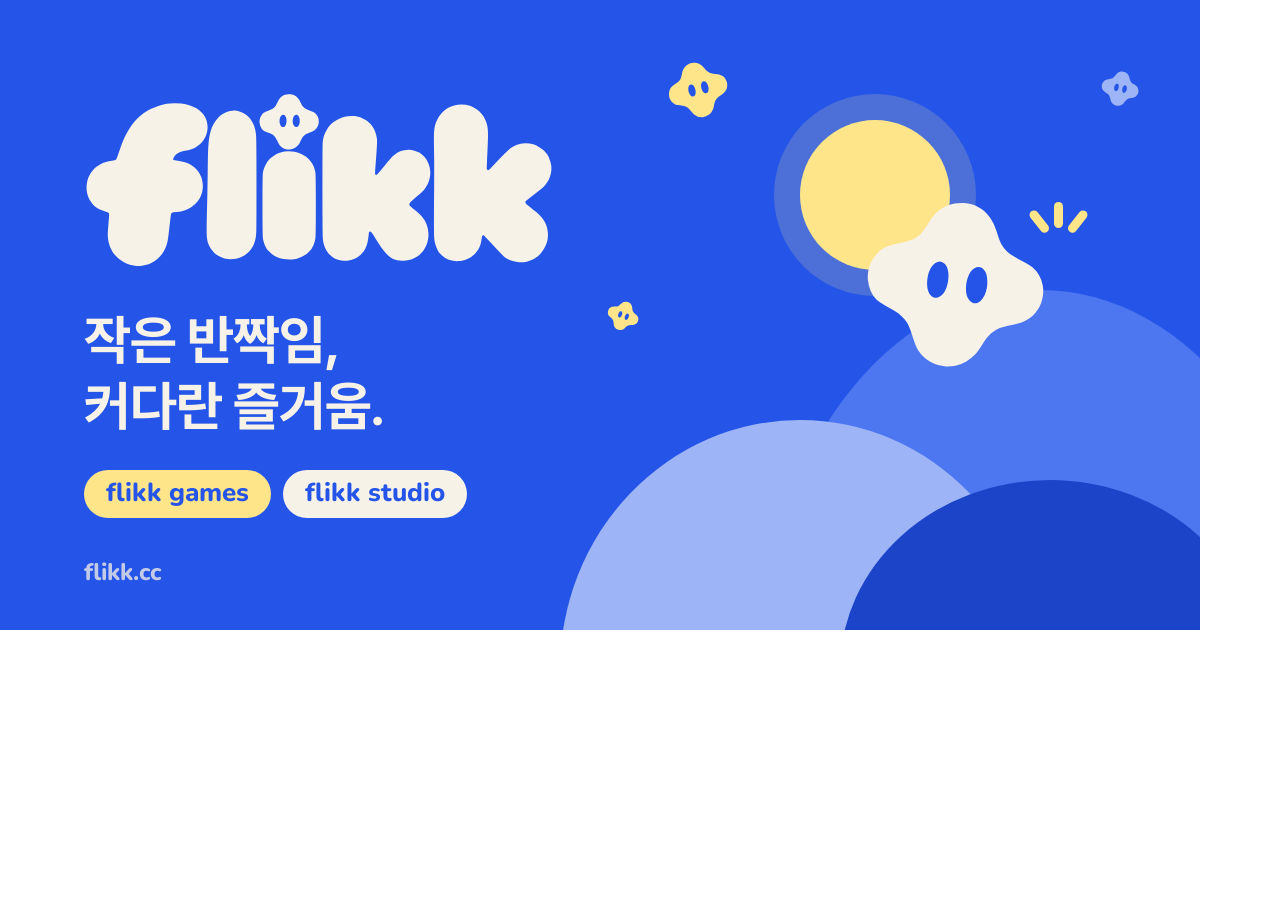
<file: tools/og/og.html>
<!doctype html>
<html lang="ko"><head><meta charset="utf-8">
<style>
@font-face { font-family: Pretendard; src: url(../../assets/fonts/Pretendard-Bold.otf); font-weight: 700; }
@font-face { font-family: Nunito; src: url(../../assets/fonts/Nunito-Variable.ttf); font-weight: 200 1000; }
html, body { margin: 0; }
.card { position: relative; width: 1200px; height: 630px; overflow: hidden; background: #2455E8; color: #F7F2E8; font-family: Pretendard, sans-serif; }
.copy { position: absolute; left: 84px; top: 92px; z-index: 3; }
.wordmark { display: block; width: 470px; height: auto; }
h1 { margin: 40px 0 0; font-size: 54px; line-height: 1.22; letter-spacing: -0.02em; font-weight: 700; }
.chips { display: flex; gap: 12px; margin-top: 30px; }
.chips span { padding: 10px 22px 12px; border-radius: 999px; background: #FFE58A; color: #2455E8; font: 800 26px/1 Nunito, sans-serif; }
.chips span + span { background: #F7F2E8; }
.url { position: absolute; left: 84px; bottom: 46px; z-index: 3; font: 800 24px/1 Nunito, sans-serif; opacity: .75; }
.hill { position: absolute; bottom: -40px; border-radius: 50% 50% 0 0 / 100% 100% 0 0; }
.h1 { right: -120px; width: 560px; height: 380px; background: #4C77F0; }
.h2 { right: 160px; width: 480px; height: 250px; background: #9DB4F6; }
.h3 { right: -60px; width: 420px; height: 190px; background: #1B44C8; }
.sun { position: absolute; right: 250px; top: 120px; width: 150px; height: 150px; border-radius: 50%; background: #FFE58A; box-shadow: 0 0 0 26px rgba(255,229,138,.18); }
.buddy { position: absolute; right: 150px; top: 196px; width: 190px; height: auto; transform: rotate(8deg); z-index: 2; }
.rays { position: absolute; right: 112px; top: 168px; width: 60px; height: 60px; z-index: 2; }
.rays i { position: absolute; left: 26px; bottom: 0; width: 9px; height: 26px; border-radius: 6px; background: #FFE58A; transform-origin: 50% 170%; }
.rays i:nth-child(1) { transform: rotate(-38deg); } .rays i:nth-child(3) { transform: rotate(38deg); }
.s { position: absolute; height: auto; }
</style></head><body><div class="card">
  <div class="sun"></div>
  <div class="hill h1"></div><div class="hill h2"></div><div class="hill h3"></div>
  <svg class="buddy" style="" viewBox="775 38 214 200"><path fill="#F7F2E8" d="M868.52 47.52 Q874.6 45.6 879.24 45.38 Q883.87 45.15 887.81 45.71 Q891.74 46.26 895.49 47.51 Q899.23 48.77 902.63 50.87 Q906.03 52.97 911.16 58.34 Q916.29 63.71 920.39 72.61 Q924.48 81.52 927.2 85.3 Q929.91 89.09 934.84 92.66 Q939.76 96.24 950.16 99.84 Q960.55 103.45 965.29 106.21 Q970.03 108.97 974.27 114.23 Q978.51 119.49 980.14 125.36 Q981.78 131.22 981.78 136 Q981.78 140.78 981.03 144.53 Q980.29 148.29 978.58 152.08 Q976.87 155.87 974.29 159.29 Q971.71 162.71 966.62 166.62 Q961.53 170.53 951.85 173.85 Q942.16 177.16 938.06 179.56 Q933.97 181.97 929.98 186.48 Q925.99 190.99 921.97 199.97 Q917.95 208.95 915.07 213.07 Q912.19 217.19 906.68 221.68 Q901.16 226.16 895.16 228.16 Q889.16 230.16 884.61 230.51 Q880.06 230.87 875.69 230.27 Q871.32 229.68 867.01 227.99 Q862.71 226.29 858.79 223.71 Q854.87 221.13 851.38 217.12 Q847.89 213.11 842.91 202.59 Q837.92 192.08 834.56 187.94 Q831.19 183.81 826.38 180.62 Q821.56 177.44 810.96 173.54 Q800.36 169.64 796.39 166.61 Q792.41 163.59 789.11 158.39 Q785.81 153.19 784.13 146.41 Q782.46 139.62 783.37 132.45 Q784.29 125.29 788.33 118.33 Q792.37 111.37 797.37 107.87 Q802.37 104.37 812.59 100.59 Q822.82 96.82 826.92 94.42 Q831.03 92.03 834.1 88.6 Q837.17 85.17 841.79 75.29 Q846.4 65.4 849.35 61.35 Q852.29 57.29 857.36 53.36 Q862.43 49.43 868.52 47.52 Z"/><path fill="#2455E8" d="M863.71 114.54 Q861.34 114.06 858.91 115.27 Q856.48 116.49 854.62 119.13 Q852.77 121.77 851.66 125.16 Q850.55 128.55 850.33 132.74 Q850.11 136.92 850.64 140.87 Q851.17 144.83 852.53 147.97 Q853.88 151.12 855.9 153.05 Q857.93 154.98 860.29 155.46 Q862.66 155.94 864.85 154.98 Q867.04 154.02 869.04 151.53 Q871.03 149.03 872.14 145.64 Q873.24 142.24 873.56 137.66 Q873.88 133.07 873.35 129.12 Q872.83 125.17 871.47 122.03 Q870.12 118.88 868.1 116.95 Q866.07 115.02 863.71 114.54 Z"/><path fill="#2455E8" d="M907.72 114.52 Q905.34 114.06 903.15 115.02 Q900.96 115.98 898.97 118.48 Q896.98 120.98 895.84 124.84 Q894.69 128.69 894.46 132.77 Q894.23 136.85 894.91 141.13 Q895.6 145.4 896.84 148.16 Q898.09 150.91 900.4 153.03 Q902.71 155.14 905.07 155.51 Q907.42 155.89 909.62 154.84 Q911.81 153.8 913.68 151.18 Q915.55 148.55 916.63 145.14 Q917.7 141.72 918 137.53 Q918.3 133.34 917.49 128.83 Q916.69 124.31 915.48 121.52 Q914.27 118.73 912.18 116.86 Q910.1 114.99 907.72 114.52 Z"/></svg>
  <div class="rays"><i></i><i></i><i></i></div>
  <svg class="s" style="width:64px; right:470px; top:60px; transform:rotate(-14deg)" viewBox="775 38 214 200"><path fill="#FFE58A" d="M868.52 47.52 Q874.6 45.6 879.24 45.38 Q883.87 45.15 887.81 45.71 Q891.74 46.26 895.49 47.51 Q899.23 48.77 902.63 50.87 Q906.03 52.97 911.16 58.34 Q916.29 63.71 920.39 72.61 Q924.48 81.52 927.2 85.3 Q929.91 89.09 934.84 92.66 Q939.76 96.24 950.16 99.84 Q960.55 103.45 965.29 106.21 Q970.03 108.97 974.27 114.23 Q978.51 119.49 980.14 125.36 Q981.78 131.22 981.78 136 Q981.78 140.78 981.03 144.53 Q980.29 148.29 978.58 152.08 Q976.87 155.87 974.29 159.29 Q971.71 162.71 966.62 166.62 Q961.53 170.53 951.85 173.85 Q942.16 177.16 938.06 179.56 Q933.97 181.97 929.98 186.48 Q925.99 190.99 921.97 199.97 Q917.95 208.95 915.07 213.07 Q912.19 217.19 906.68 221.68 Q901.16 226.16 895.16 228.16 Q889.16 230.16 884.61 230.51 Q880.06 230.87 875.69 230.27 Q871.32 229.68 867.01 227.99 Q862.71 226.29 858.79 223.71 Q854.87 221.13 851.38 217.12 Q847.89 213.11 842.91 202.59 Q837.92 192.08 834.56 187.94 Q831.19 183.81 826.38 180.62 Q821.56 177.44 810.96 173.54 Q800.36 169.64 796.39 166.61 Q792.41 163.59 789.11 158.39 Q785.81 153.19 784.13 146.41 Q782.46 139.62 783.37 132.45 Q784.29 125.29 788.33 118.33 Q792.37 111.37 797.37 107.87 Q802.37 104.37 812.59 100.59 Q822.82 96.82 826.92 94.42 Q831.03 92.03 834.1 88.6 Q837.17 85.17 841.79 75.29 Q846.4 65.4 849.35 61.35 Q852.29 57.29 857.36 53.36 Q862.43 49.43 868.52 47.52 Z"/><path fill="#2455E8" d="M863.71 114.54 Q861.34 114.06 858.91 115.27 Q856.48 116.49 854.62 119.13 Q852.77 121.77 851.66 125.16 Q850.55 128.55 850.33 132.74 Q850.11 136.92 850.64 140.87 Q851.17 144.83 852.53 147.97 Q853.88 151.12 855.9 153.05 Q857.93 154.98 860.29 155.46 Q862.66 155.94 864.85 154.98 Q867.04 154.02 869.04 151.53 Q871.03 149.03 872.14 145.64 Q873.24 142.24 873.56 137.66 Q873.88 133.07 873.35 129.12 Q872.83 125.17 871.47 122.03 Q870.12 118.88 868.1 116.95 Q866.07 115.02 863.71 114.54 Z"/><path fill="#2455E8" d="M907.72 114.52 Q905.34 114.06 903.15 115.02 Q900.96 115.98 898.97 118.48 Q896.98 120.98 895.84 124.84 Q894.69 128.69 894.46 132.77 Q894.23 136.85 894.91 141.13 Q895.6 145.4 896.84 148.16 Q898.09 150.91 900.4 153.03 Q902.71 155.14 905.07 155.51 Q907.42 155.89 909.62 154.84 Q911.81 153.8 913.68 151.18 Q915.55 148.55 916.63 145.14 Q917.7 141.72 918 137.53 Q918.3 133.34 917.49 128.83 Q916.69 124.31 915.48 121.52 Q914.27 118.73 912.18 116.86 Q910.1 114.99 907.72 114.52 Z"/></svg>
  <svg class="s" style="width:40px; right:60px; top:70px; transform:rotate(12deg)" viewBox="775 38 214 200"><path fill="#9DB4F6" d="M868.52 47.52 Q874.6 45.6 879.24 45.38 Q883.87 45.15 887.81 45.71 Q891.74 46.26 895.49 47.51 Q899.23 48.77 902.63 50.87 Q906.03 52.97 911.16 58.34 Q916.29 63.71 920.39 72.61 Q924.48 81.52 927.2 85.3 Q929.91 89.09 934.84 92.66 Q939.76 96.24 950.16 99.84 Q960.55 103.45 965.29 106.21 Q970.03 108.97 974.27 114.23 Q978.51 119.49 980.14 125.36 Q981.78 131.22 981.78 136 Q981.78 140.78 981.03 144.53 Q980.29 148.29 978.58 152.08 Q976.87 155.87 974.29 159.29 Q971.71 162.71 966.62 166.62 Q961.53 170.53 951.85 173.85 Q942.16 177.16 938.06 179.56 Q933.97 181.97 929.98 186.48 Q925.99 190.99 921.97 199.97 Q917.95 208.95 915.07 213.07 Q912.19 217.19 906.68 221.68 Q901.16 226.16 895.16 228.16 Q889.16 230.16 884.61 230.51 Q880.06 230.87 875.69 230.27 Q871.32 229.68 867.01 227.99 Q862.71 226.29 858.79 223.71 Q854.87 221.13 851.38 217.12 Q847.89 213.11 842.91 202.59 Q837.92 192.08 834.56 187.94 Q831.19 183.81 826.38 180.62 Q821.56 177.44 810.96 173.54 Q800.36 169.64 796.39 166.61 Q792.41 163.59 789.11 158.39 Q785.81 153.19 784.13 146.41 Q782.46 139.62 783.37 132.45 Q784.29 125.29 788.33 118.33 Q792.37 111.37 797.37 107.87 Q802.37 104.37 812.59 100.59 Q822.82 96.82 826.92 94.42 Q831.03 92.03 834.1 88.6 Q837.17 85.17 841.79 75.29 Q846.4 65.4 849.35 61.35 Q852.29 57.29 857.36 53.36 Q862.43 49.43 868.52 47.52 Z"/><path fill="#2455E8" d="M863.71 114.54 Q861.34 114.06 858.91 115.27 Q856.48 116.49 854.62 119.13 Q852.77 121.77 851.66 125.16 Q850.55 128.55 850.33 132.74 Q850.11 136.92 850.64 140.87 Q851.17 144.83 852.53 147.97 Q853.88 151.12 855.9 153.05 Q857.93 154.98 860.29 155.46 Q862.66 155.94 864.85 154.98 Q867.04 154.02 869.04 151.53 Q871.03 149.03 872.14 145.64 Q873.24 142.24 873.56 137.66 Q873.88 133.07 873.35 129.12 Q872.83 125.17 871.47 122.03 Q870.12 118.88 868.1 116.95 Q866.07 115.02 863.71 114.54 Z"/><path fill="#2455E8" d="M907.72 114.52 Q905.34 114.06 903.15 115.02 Q900.96 115.98 898.97 118.48 Q896.98 120.98 895.84 124.84 Q894.69 128.69 894.46 132.77 Q894.23 136.85 894.91 141.13 Q895.6 145.4 896.84 148.16 Q898.09 150.91 900.4 153.03 Q902.71 155.14 905.07 155.51 Q907.42 155.89 909.62 154.84 Q911.81 153.8 913.68 151.18 Q915.55 148.55 916.63 145.14 Q917.7 141.72 918 137.53 Q918.3 133.34 917.49 128.83 Q916.69 124.31 915.48 121.52 Q914.27 118.73 912.18 116.86 Q910.1 114.99 907.72 114.52 Z"/></svg>
  <svg class="s" style="width:34px; right:560px; top:300px; transform:rotate(20deg)" viewBox="775 38 214 200"><path fill="#FFE58A" d="M868.52 47.52 Q874.6 45.6 879.24 45.38 Q883.87 45.15 887.81 45.71 Q891.74 46.26 895.49 47.51 Q899.23 48.77 902.63 50.87 Q906.03 52.97 911.16 58.34 Q916.29 63.71 920.39 72.61 Q924.48 81.52 927.2 85.3 Q929.91 89.09 934.84 92.66 Q939.76 96.24 950.16 99.84 Q960.55 103.45 965.29 106.21 Q970.03 108.97 974.27 114.23 Q978.51 119.49 980.14 125.36 Q981.78 131.22 981.78 136 Q981.78 140.78 981.03 144.53 Q980.29 148.29 978.58 152.08 Q976.87 155.87 974.29 159.29 Q971.71 162.71 966.62 166.62 Q961.53 170.53 951.85 173.85 Q942.16 177.16 938.06 179.56 Q933.97 181.97 929.98 186.48 Q925.99 190.99 921.97 199.97 Q917.95 208.95 915.07 213.07 Q912.19 217.19 906.68 221.68 Q901.16 226.16 895.16 228.16 Q889.16 230.16 884.61 230.51 Q880.06 230.87 875.69 230.27 Q871.32 229.68 867.01 227.99 Q862.71 226.29 858.79 223.71 Q854.87 221.13 851.38 217.12 Q847.89 213.11 842.91 202.59 Q837.92 192.08 834.56 187.94 Q831.19 183.81 826.38 180.62 Q821.56 177.44 810.96 173.54 Q800.36 169.64 796.39 166.61 Q792.41 163.59 789.11 158.39 Q785.81 153.19 784.13 146.41 Q782.46 139.62 783.37 132.45 Q784.29 125.29 788.33 118.33 Q792.37 111.37 797.37 107.87 Q802.37 104.37 812.59 100.59 Q822.82 96.82 826.92 94.42 Q831.03 92.03 834.1 88.6 Q837.17 85.17 841.79 75.29 Q846.4 65.4 849.35 61.35 Q852.29 57.29 857.36 53.36 Q862.43 49.43 868.52 47.52 Z"/><path fill="#2455E8" d="M863.71 114.54 Q861.34 114.06 858.91 115.27 Q856.48 116.49 854.62 119.13 Q852.77 121.77 851.66 125.16 Q850.55 128.55 850.33 132.74 Q850.11 136.92 850.64 140.87 Q851.17 144.83 852.53 147.97 Q853.88 151.12 855.9 153.05 Q857.93 154.98 860.29 155.46 Q862.66 155.94 864.85 154.98 Q867.04 154.02 869.04 151.53 Q871.03 149.03 872.14 145.64 Q873.24 142.24 873.56 137.66 Q873.88 133.07 873.35 129.12 Q872.83 125.17 871.47 122.03 Q870.12 118.88 868.1 116.95 Q866.07 115.02 863.71 114.54 Z"/><path fill="#2455E8" d="M907.72 114.52 Q905.34 114.06 903.15 115.02 Q900.96 115.98 898.97 118.48 Q896.98 120.98 895.84 124.84 Q894.69 128.69 894.46 132.77 Q894.23 136.85 894.91 141.13 Q895.6 145.4 896.84 148.16 Q898.09 150.91 900.4 153.03 Q902.71 155.14 905.07 155.51 Q907.42 155.89 909.62 154.84 Q911.81 153.8 913.68 151.18 Q915.55 148.55 916.63 145.14 Q917.7 141.72 918 137.53 Q918.3 133.34 917.49 128.83 Q916.69 124.31 915.48 121.52 Q914.27 118.73 912.18 116.86 Q910.1 114.99 907.72 114.52 Z"/></svg>
  <div class="copy">
    <svg class="wordmark" viewBox="195 38 1575 590"><path fill="#F7F2E8" d="M482.92 76.42 Q492.46 75.46 499.61 75.35 Q506.76 75.24 520.17 76.83 Q533.58 78.42 541.88 80.62 Q550.19 82.81 558.6 86.4 Q567 90 572.97 93.53 Q578.93 97.07 584.8 102.2 Q590.67 107.33 595.17 113.33 Q599.67 119.33 602.83 126.17 Q606 133 607.85 143.59 Q609.7 154.18 608.85 163.09 Q608 172 605.07 180.57 Q602.15 189.15 596.9 197.4 Q591.65 205.65 584.38 212.38 Q577.11 219.11 568.35 223.85 Q559.59 228.59 552.28 230.78 Q544.96 232.96 533.12 235.12 Q521.27 237.27 515.28 239.78 Q509.29 242.29 504.13 246.63 Q498.97 250.97 496.09 256.68 Q493.22 262.4 493.7 263.79 Q494.18 265.17 495.4 265.8 Q496.62 266.43 509.91 268.11 Q523.2 269.8 533.4 273.1 Q543.6 276.4 551.31 280.69 Q559.03 284.97 566.37 291.63 Q573.71 298.29 579.01 305.99 Q584.3 313.7 587.51 321.99 Q590.73 330.27 592.18 340.26 Q593.63 350.24 593.04 358.85 Q592.45 367.45 590.75 374.25 Q589.05 381.05 585.71 388.21 Q582.37 395.37 577.78 401.78 Q573.19 408.19 565.65 415.15 Q558.12 422.12 551.56 426.06 Q545 430 537.92 432.92 Q530.83 435.83 523.14 437.64 Q515.46 439.46 503.9 440.4 Q492.35 441.35 490.02 442.52 Q487.7 443.7 486.77 446.77 Q485.85 449.85 481.42 489.92 Q476.98 529.98 474.87 539.37 Q472.77 548.77 470.04 556.04 Q467.31 563.31 462 572.5 Q456.69 581.69 449.44 589.44 Q442.2 597.2 434.36 602.86 Q426.53 608.53 418.89 611.89 Q411.25 615.25 404.22 617.22 Q397.18 619.18 389.56 620.06 Q381.94 620.94 373.77 620.67 Q365.6 620.4 356.88 618.62 Q348.17 616.83 341.94 614.56 Q335.72 612.28 327.6 607.9 Q319.48 603.52 313.62 598.88 Q307.77 594.23 301.35 587.15 Q294.92 580.08 291.4 574.6 Q287.87 569.13 284.87 562.63 Q281.87 556.13 279.86 549.64 Q277.86 543.14 276.63 536.37 Q275.41 529.59 274.8 520.37 Q274.2 511.16 276.82 481.32 Q279.43 451.49 279.23 448.17 Q279.02 444.86 277.07 442.87 Q275.12 440.88 266.13 438.37 Q257.14 435.86 250.2 432.8 Q243.25 429.75 236.29 424.71 Q229.33 419.67 224.16 413.84 Q219 408 215.2 401.8 Q211.4 395.6 208.53 387.47 Q205.67 379.33 204.4 370.6 Q203.13 361.87 203.7 353.07 Q204.28 344.28 206.13 336.63 Q207.98 328.98 210.84 322.34 Q213.7 315.7 217.86 309.36 Q222.02 303.02 227.03 297.53 Q232.04 292.04 239.25 286.75 Q246.46 281.46 253.12 278.12 Q259.78 274.78 268.73 272.23 Q277.68 269.68 288.62 268.12 Q299.57 266.57 301.77 265.27 Q303.97 263.97 313.08 236.58 Q322.18 209.18 329.59 193.09 Q337 177 346.44 161.94 Q355.88 146.88 364.43 136.93 Q372.97 126.97 385.09 117.09 Q397.2 107.2 403.3 103.3 Q409.4 99.4 418.43 94.93 Q427.47 90.47 441.7 85.7 Q455.93 80.93 464.66 79.16 Q473.38 77.38 482.92 76.42 Z"/><path fill="#F7F2E8" d="M684.89 101.43 Q694.44 99.52 700.13 99.85 Q705.81 100.19 713.29 102.21 Q720.77 104.23 726.76 107.24 Q732.75 110.25 738.21 114.29 Q743.67 118.33 747.54 122.46 Q751.4 126.6 755.18 132.32 Q758.95 138.05 762 144.5 Q765.05 150.95 767.44 159.06 Q769.82 167.18 771.4 180.1 Q772.99 193.01 772.97 343.49 Q772.96 493.96 772.27 507.27 Q771.58 520.58 769.95 528.95 Q768.31 537.31 764.81 546.31 Q761.3 555.3 756.46 562.46 Q751.61 569.61 744.94 575.94 Q738.27 582.27 730.4 586.9 Q722.52 591.52 713.78 594.28 Q705.03 597.03 694.57 597.94 Q684.12 598.86 677.05 597.94 Q669.99 597.01 663.47 595.03 Q656.95 593.05 651.53 590.47 Q646.12 587.88 640.76 584.24 Q635.41 580.59 630.4 575.6 Q625.39 570.61 621.44 565.06 Q617.49 559.51 614.5 553.5 Q611.51 547.49 609.69 541.31 Q607.86 535.14 606.54 522.59 Q605.22 510.04 607.09 435.5 Q608.96 360.96 609.5 309.5 Q610.04 258.04 610.64 239.14 Q611.24 220.24 612.88 204.38 Q614.51 188.51 617.35 176.85 Q620.18 165.18 623.97 155.97 Q627.76 146.76 635.11 136.11 Q642.47 125.47 649.36 119.36 Q656.24 113.24 665.79 108.29 Q675.34 103.34 684.89 101.43 Z"/><path fill="#F7F2E8" d="M866.6 237.6 Q873.5 236.5 881.92 236.58 Q890.34 236.66 900.44 238.56 Q910.54 240.46 919.42 244.08 Q928.3 247.7 935.46 252.54 Q942.61 257.39 948.51 263.49 Q954.41 269.59 959.03 276.97 Q963.65 284.35 966.53 292.47 Q969.41 300.59 970.64 309.86 Q971.87 319.13 971.92 418.05 Q971.98 516.98 970.34 528.84 Q968.71 540.71 963.81 551.31 Q958.91 561.91 955.31 566.31 Q951.71 570.71 946.31 575.81 Q940.92 580.92 935.43 584.43 Q929.95 587.95 923.1 591.1 Q916.24 594.24 910.77 595.77 Q905.3 597.3 898.24 598.24 Q891.18 599.18 883.78 599.4 Q876.38 599.62 865.18 597.82 Q853.97 596.03 845.34 592.66 Q836.71 589.29 830.06 584.94 Q823.41 580.59 816.4 573.6 Q809.39 566.61 806.04 561.46 Q802.69 556.31 799.38 547.62 Q796.06 538.94 794.6 528.9 Q793.13 518.87 793.08 418.95 Q793.02 319.02 794.54 308.54 Q796.05 298.05 801.2 286.7 Q806.35 275.35 810.08 270.58 Q813.8 265.8 818.92 260.92 Q824.04 256.04 830.07 252.07 Q836.1 248.1 842.2 245.2 Q848.3 242.3 854 240.5 Q859.7 238.7 866.6 237.6 Z"/><path fill="#F7F2E8" d="M1072.89 119.89 Q1080.5 118.5 1088.22 118.28 Q1095.94 118.06 1101.34 118.66 Q1106.74 119.26 1113.53 120.97 Q1120.32 122.68 1127.29 125.71 Q1134.25 128.75 1139.11 131.89 Q1143.96 135.04 1148.77 139.23 Q1153.58 143.42 1158.03 148.97 Q1162.48 154.52 1165.88 160.62 Q1169.28 166.72 1172.49 176.51 Q1175.7 186.3 1176.78 196.68 Q1177.87 207.05 1174.03 256.61 Q1170.19 306.17 1170.34 309.32 Q1170.49 312.47 1171.4 314.2 Q1172.32 315.92 1173.59 316.05 Q1174.87 316.17 1176.68 314.83 Q1178.5 313.49 1200.94 286.44 Q1223.39 259.39 1228.36 254.36 Q1233.33 249.33 1240.18 244.68 Q1247.04 240.04 1254.94 236.94 Q1262.83 233.83 1274.27 232.59 Q1285.71 231.34 1292.59 232.44 Q1299.47 233.53 1305.53 235.47 Q1311.59 237.41 1316.48 240.02 Q1321.37 242.63 1325.3 245.7 Q1329.23 248.77 1334.63 254.37 Q1340.04 259.96 1343.51 265.49 Q1346.98 271.02 1350.27 280.23 Q1353.57 289.43 1354.73 298.75 Q1355.89 308.07 1354.88 317.47 Q1353.87 326.87 1351.2 335.2 Q1348.53 343.53 1344.96 349.96 Q1341.4 356.4 1336.04 363.54 Q1330.67 370.67 1310.01 388.51 Q1289.34 406.34 1287.16 409.89 Q1284.97 413.43 1285.26 415.51 Q1285.55 417.59 1286.79 419.29 Q1288.02 420.98 1300.58 430.92 Q1313.15 440.85 1321.71 449.29 Q1330.27 457.73 1335.94 467.06 Q1341.61 476.39 1344.85 486.65 Q1348.09 496.91 1348.89 508.31 Q1349.69 519.7 1348.78 526.79 Q1347.87 533.87 1345.96 540.96 Q1344.04 548.04 1341.14 554.14 Q1338.24 560.24 1334.25 566.25 Q1330.27 572.27 1326.75 576.25 Q1323.23 580.23 1318.87 583.87 Q1314.51 587.51 1304.14 593.14 Q1293.78 598.78 1283.72 601.22 Q1273.67 603.67 1261.86 603.32 Q1250.04 602.96 1244.39 601.61 Q1238.74 600.26 1233.41 598.09 Q1228.08 595.92 1221.51 591.49 Q1214.94 587.06 1209.25 581.25 Q1203.56 575.44 1196.54 565.96 Q1189.52 556.48 1174.92 533.58 Q1160.31 510.69 1158.67 508.86 Q1157.03 507.03 1155.31 506.23 Q1153.59 505.42 1152.29 505.88 Q1150.98 506.35 1150.34 507.54 Q1149.69 508.74 1147.9 525.42 Q1146.1 542.1 1141.48 553.98 Q1136.87 565.87 1132.63 571.63 Q1128.4 577.4 1123.77 581.77 Q1119.15 586.15 1114.78 589.28 Q1110.42 592.42 1105.1 595.1 Q1099.78 597.78 1092.52 600.02 Q1085.26 602.26 1078.09 603.08 Q1070.92 603.9 1064.04 603.37 Q1057.16 602.84 1050.05 600.95 Q1042.93 599.07 1037.1 596.4 Q1031.28 593.72 1024.58 588.42 Q1017.88 583.12 1014.46 579.04 Q1011.05 574.95 1007.39 569.11 Q1003.74 563.26 1000.23 553.27 Q996.72 543.28 995.38 530.62 Q994.04 517.96 994.02 367.48 Q994 217 994.83 207.33 Q995.66 197.66 997.4 190.9 Q999.15 184.15 1002.1 177.1 Q1005.05 170.05 1009.27 163.27 Q1013.49 156.49 1018.65 150.65 Q1023.8 144.8 1030.2 139.7 Q1036.6 134.6 1043.66 130.66 Q1050.71 126.71 1057.99 123.99 Q1065.27 121.27 1072.89 119.89 Z"/><path fill="#F7F2E8" d="M1447.55 80.56 Q1455.45 79.48 1460.9 79.57 Q1466.34 79.66 1474.09 80.91 Q1481.84 82.16 1488.19 84.31 Q1494.53 86.47 1500.45 89.55 Q1506.37 92.63 1511.94 96.56 Q1517.52 100.48 1521.03 103.97 Q1524.54 107.46 1529.14 113.36 Q1533.73 119.27 1537.57 126.43 Q1541.41 133.59 1543.97 142.03 Q1546.53 150.47 1547.72 159.28 Q1548.91 168.09 1548.91 182 Q1548.91 195.91 1546.64 244.5 Q1544.38 293.1 1544.77 295.45 Q1545.15 297.8 1546.15 298.95 Q1547.14 300.1 1548.79 300.05 Q1550.44 300 1552.32 298.6 Q1554.2 297.2 1573.49 276.49 Q1592.77 255.77 1605.86 242.86 Q1618.94 229.94 1627.81 224.31 Q1636.67 218.67 1646.12 215.12 Q1655.57 211.57 1663.47 210.48 Q1671.37 209.4 1675.95 209.44 Q1680.53 209.48 1688.35 210.66 Q1696.16 211.84 1703.28 214.22 Q1710.4 216.6 1722.04 223.96 Q1733.67 231.33 1739.19 237.31 Q1744.7 243.3 1747.66 247.84 Q1750.61 252.39 1754.95 263.05 Q1759.29 273.71 1760.59 283.39 Q1761.89 293.07 1760.7 303.29 Q1759.52 313.52 1756.22 322.72 Q1752.92 331.92 1747.88 339.88 Q1742.84 347.84 1737.03 354.03 Q1731.23 360.23 1704.53 380.53 Q1677.84 400.84 1676.41 402.37 Q1674.98 403.9 1674.46 405.53 Q1673.93 407.17 1674.4 409.2 Q1674.86 411.22 1676.2 412.85 Q1677.53 414.47 1695.3 428.2 Q1713.06 441.94 1720.37 449.13 Q1727.67 456.33 1733.28 464.22 Q1738.88 472.12 1742.56 480.44 Q1746.25 488.75 1748.09 499.91 Q1749.94 511.06 1749.81 517.87 Q1749.68 524.68 1748.6 531.6 Q1747.52 538.52 1743.87 548.37 Q1740.21 558.21 1733.4 568.4 Q1726.59 578.59 1720.55 584.05 Q1714.52 589.52 1709.83 592.83 Q1705.13 596.13 1700.17 598.67 Q1695.2 601.2 1688.22 603.72 Q1681.24 606.24 1674.42 607.42 Q1667.6 608.6 1661.33 608.77 Q1655.06 608.94 1643 607 Q1630.95 605.05 1621.53 600.97 Q1612.12 596.88 1604.99 591.51 Q1597.85 586.15 1569.29 555.21 Q1540.74 524.26 1537.92 521.63 Q1535.11 518.99 1533.45 518.31 Q1531.8 517.63 1530.24 519.2 Q1528.67 520.76 1527.51 530.06 Q1526.36 539.36 1524.58 546.08 Q1522.8 552.8 1520.96 556.96 Q1519.13 561.13 1515.62 566.62 Q1512.12 572.12 1507.93 576.93 Q1503.74 581.74 1498.54 586.04 Q1493.35 590.35 1488.33 593.33 Q1483.31 596.31 1477.59 598.59 Q1471.86 600.86 1464.59 602.59 Q1457.32 604.32 1450.67 604.66 Q1444.01 604.99 1437.98 604.52 Q1431.96 604.04 1424.81 602.19 Q1417.67 600.33 1411.59 597.41 Q1405.5 594.5 1400.08 590.42 Q1394.65 586.35 1389.8 581.2 Q1384.95 576.05 1382 571.5 Q1379.05 566.95 1374.89 556.11 Q1370.73 545.27 1368.89 532.11 Q1367.06 518.94 1368.03 402.97 Q1369 287 1368 235 Q1367 183 1368.05 171.05 Q1369.1 159.1 1371 151.5 Q1372.9 143.9 1376.15 136.15 Q1379.41 128.41 1383.07 122.57 Q1386.73 116.73 1392.54 110.04 Q1398.34 103.34 1405.81 97.81 Q1413.27 92.27 1419.22 89.22 Q1425.17 86.17 1432.41 83.91 Q1439.65 81.65 1447.55 80.56 Z"/><path fill="#F7F2E8" d="M868.52 47.52 Q874.6 45.6 879.24 45.38 Q883.87 45.15 887.81 45.71 Q891.74 46.26 895.49 47.51 Q899.23 48.77 902.63 50.87 Q906.03 52.97 911.16 58.34 Q916.29 63.71 920.39 72.61 Q924.48 81.52 927.2 85.3 Q929.91 89.09 934.84 92.66 Q939.76 96.24 950.16 99.84 Q960.55 103.45 965.29 106.21 Q970.03 108.97 974.27 114.23 Q978.51 119.49 980.14 125.36 Q981.78 131.22 981.78 136 Q981.78 140.78 981.03 144.53 Q980.29 148.29 978.58 152.08 Q976.87 155.87 974.29 159.29 Q971.71 162.71 966.62 166.62 Q961.53 170.53 951.85 173.85 Q942.16 177.16 938.06 179.56 Q933.97 181.97 929.98 186.48 Q925.99 190.99 921.97 199.97 Q917.95 208.95 915.07 213.07 Q912.19 217.19 906.68 221.68 Q901.16 226.16 895.16 228.16 Q889.16 230.16 884.61 230.51 Q880.06 230.87 875.69 230.27 Q871.32 229.68 867.01 227.99 Q862.71 226.29 858.79 223.71 Q854.87 221.13 851.38 217.12 Q847.89 213.11 842.91 202.59 Q837.92 192.08 834.56 187.94 Q831.19 183.81 826.38 180.62 Q821.56 177.44 810.96 173.54 Q800.36 169.64 796.39 166.61 Q792.41 163.59 789.11 158.39 Q785.81 153.19 784.13 146.41 Q782.46 139.62 783.37 132.45 Q784.29 125.29 788.33 118.33 Q792.37 111.37 797.37 107.87 Q802.37 104.37 812.59 100.59 Q822.82 96.82 826.92 94.42 Q831.03 92.03 834.1 88.6 Q837.17 85.17 841.79 75.29 Q846.4 65.4 849.35 61.35 Q852.29 57.29 857.36 53.36 Q862.43 49.43 868.52 47.52 Z"/><path fill="#2455E8" d="M863.71 114.54 Q861.34 114.06 858.91 115.27 Q856.48 116.49 854.62 119.13 Q852.77 121.77 851.66 125.16 Q850.55 128.55 850.33 132.74 Q850.11 136.92 850.64 140.87 Q851.17 144.83 852.53 147.97 Q853.88 151.12 855.9 153.05 Q857.93 154.98 860.29 155.46 Q862.66 155.94 864.85 154.98 Q867.04 154.02 869.04 151.53 Q871.03 149.03 872.14 145.64 Q873.24 142.24 873.56 137.66 Q873.88 133.07 873.35 129.12 Q872.83 125.17 871.47 122.03 Q870.12 118.88 868.1 116.95 Q866.07 115.02 863.71 114.54 Z"/><path fill="#2455E8" d="M907.72 114.52 Q905.34 114.06 903.15 115.02 Q900.96 115.98 898.97 118.48 Q896.98 120.98 895.84 124.84 Q894.69 128.69 894.46 132.77 Q894.23 136.85 894.91 141.13 Q895.6 145.4 896.84 148.16 Q898.09 150.91 900.4 153.03 Q902.71 155.14 905.07 155.51 Q907.42 155.89 909.62 154.84 Q911.81 153.8 913.68 151.18 Q915.55 148.55 916.63 145.14 Q917.7 141.72 918 137.53 Q918.3 133.34 917.49 128.83 Q916.69 124.31 915.48 121.52 Q914.27 118.73 912.18 116.86 Q910.1 114.99 907.72 114.52 Z"/></svg>
    <h1>작은 반짝임,<br>커다란 즐거움.</h1>
    <div class="chips"><span>flikk games</span><span>flikk studio</span></div>
  </div>
  <div class="url">flikk.cc</div>
</div></body></html>
</file>
<file: styles.css>
/* =========================================================
   flikk — company site
   Brand tokens: CIBI/brand-kit-v2/08-design-tokens
   ========================================================= */

@font-face { font-family: "Pretendard"; src: url("assets/fonts/Pretendard-Regular.woff2") format("woff2"); font-weight: 400; font-display: swap; }
@font-face { font-family: "Pretendard"; src: url("assets/fonts/Pretendard-Bold.woff2") format("woff2"); font-weight: 700; font-display: swap; }
@font-face { font-family: "Nunito"; src: url("assets/fonts/Nunito-Variable.woff2") format("woff2"); font-weight: 200 1000; font-display: swap; }

:root {
  --cobalt: #2455E8;
  --cobalt-light: #4C77F0;
  --cobalt-pale: #9DB4F6;
  --cobalt-deep: #1B44C8;
  --cream: #F7F2E8;
  --butter: #FFE58A;
  --ink: #18213A;
  --white: #FFFFFF;

  --font-display: "Nunito", "Pretendard", system-ui, sans-serif;
  --font-body: "Pretendard", system-ui, -apple-system, "Apple SD Gothic Neo", sans-serif;

  --radius-card: 28px;
  --gutter: clamp(16px, 4vw, 56px);
  --max: 1240px;
  --bounce: cubic-bezier(.34, 1.56, .64, 1);
  --springy: cubic-bezier(.3, 1.9, .5, 1);
  --ease-out: cubic-bezier(.16, 1, .3, 1);
}

*, *::before, *::after { box-sizing: border-box; }
html { scroll-behavior: smooth; -webkit-text-size-adjust: 100%; }
body {
  margin: 0;
  background: var(--cream);
  color: var(--ink);
  font-family: var(--font-body);
  font-size: 17px;
  line-height: 1.6;
  overflow-x: hidden;
  word-break: keep-all;
  overflow-wrap: break-word;
  -webkit-font-smoothing: antialiased;
}
img, svg { display: block; max-width: 100%; }
a { color: inherit; }
h1, h2, h3, p, ul, ol { margin: 0; }
ul, ol { padding: 0; list-style: none; }
::selection { background: var(--butter); color: var(--ink); }

.sr { position: absolute; width: 1px; height: 1px; overflow: hidden; clip: rect(0 0 0 0); white-space: nowrap; }
.skip { position: absolute; left: 16px; top: -60px; z-index: 100; background: var(--ink); color: var(--cream); padding: 10px 16px; border-radius: 12px; }
.skip:focus { top: 16px; }
:focus-visible { outline: 3px solid var(--cobalt); outline-offset: 3px; border-radius: 8px; }

/* spark symbol colours (inherit through <use>) */
.sym-body { fill: var(--spark, var(--cobalt)); }
.sym-eye  { fill: var(--eye, var(--cream)); }

/* ---------- shared type ---------- */
.eyebrow {
  font-family: var(--font-display);
  font-weight: 800;
  font-size: 14px;
  letter-spacing: .08em;
  color: var(--cobalt);
  margin-bottom: 20px;
}
h2 {
  font-family: var(--font-display);
  font-weight: 700;
  font-size: clamp(34px, 5.4vw, 64px);
  line-height: 1.18;
  letter-spacing: -0.02em;
  color: var(--cobalt);
}
.lead { font-size: clamp(16px, 1.5vw, 19px); max-width: 560px; margin-top: 20px; opacity: .85; }
.section { padding: clamp(96px, 14vw, 180px) var(--gutter); max-width: calc(var(--max) + 2 * var(--gutter)); margin: 0 auto; }
.section-head { margin-bottom: clamp(40px, 6vw, 72px); }
.section-head.center { text-align: center; }
.section-head.center .lead { margin-inline: auto; }

/* reveal on scroll */
.js [data-reveal] { opacity: 0; transform: translateY(40px); transition: opacity .8s var(--ease-out), transform .9s var(--ease-out); transition-delay: var(--d, 0s); }
.js [data-reveal].in { opacity: 1; transform: none; }

/* ---------- buttons ---------- */
.btn {
  --mx: 0px; --my: 0px;
  display: inline-flex; align-items: center; gap: 10px;
  padding: 16px 28px;
  border-radius: 999px;
  font-weight: 700; font-size: 16px; text-decoration: none;
  transform: translate(var(--mx), var(--my));
  transition: transform .35s var(--bounce), background .25s, color .25s, box-shadow .25s;
  will-change: transform;
}
.btn svg { width: 20px; height: 20px; fill: none; stroke: currentColor; stroke-width: 2.4; stroke-linecap: round; stroke-linejoin: round; transition: transform .3s var(--bounce); }
.btn:hover svg { transform: translateX(4px); }
.btn-primary { background: var(--cobalt); color: var(--cream); box-shadow: 0 6px 0 var(--cobalt-deep); }
.btn-primary:hover { box-shadow: 0 9px 0 var(--cobalt-deep); }
.btn-primary:active { box-shadow: 0 2px 0 var(--cobalt-deep); }
.btn-ghost { color: var(--cobalt); box-shadow: inset 0 0 0 2px var(--cobalt); }
.btn-ghost:hover { background: var(--cobalt); color: var(--cream); }
.btn-ink { background: var(--ink); color: var(--cream); box-shadow: 0 6px 0 rgba(24,33,58,.35); }

/* ---------- header ---------- */
.site-header {
  position: fixed; inset: 0 0 auto; z-index: 50;
  display: flex; align-items: center; justify-content: space-between;
  padding: 14px var(--gutter);
  transition: transform .45s var(--ease-out), background .3s, box-shadow .3s;
}
.site-header.scrolled { background: rgba(247, 242, 232, .86); backdrop-filter: blur(12px); -webkit-backdrop-filter: blur(12px); box-shadow: 0 1px 0 rgba(36,85,232,.12); }
.site-header.hide { transform: translateY(-110%); }
.brand img { width: 104px; height: auto; transition: transform .4s var(--springy); }
.brand:hover img { transform: rotate(-4deg) scale(1.06); }
.nav ul { display: flex; align-items: center; gap: 6px; }
.nav a {
  display: block; padding: 8px 14px; border-radius: 999px;
  font-family: var(--font-display); font-weight: 800; font-size: 15px;
  color: var(--cobalt); text-decoration: none;
  transition: background .2s, transform .3s var(--bounce);
}
.nav a:hover { background: rgba(36,85,232,.08); transform: translateY(-2px); }
.nav a.pill { background: var(--butter); color: var(--cobalt); margin-left: 6px; }
.nav a.pill:hover { background: var(--cobalt); color: var(--cream); }
.nav-toggle { display: none; }

@media (max-width: 760px) {
  .nav-toggle {
    display: grid; place-content: center; gap: 6px;
    width: 48px; height: 48px; border: 0; border-radius: 50%;
    background: var(--cobalt); cursor: pointer;
  }
  .nav-toggle span:not(.sr) { width: 20px; height: 2.5px; background: var(--cream); border-radius: 2px; transition: transform .3s var(--bounce); }
  .nav-toggle[aria-expanded="true"] span:nth-child(1) { transform: translateY(4.25px) rotate(45deg); }
  .nav-toggle[aria-expanded="true"] span:nth-child(2) { transform: translateY(-4.25px) rotate(-45deg); }
  .nav ul {
    position: absolute; right: 16px; top: 72px;
    flex-direction: column; align-items: stretch; gap: 2px;
    min-width: 200px; padding: 10px;
    background: var(--white); border-radius: 22px;
    box-shadow: 0 20px 50px rgba(24,33,58,.18);
    transform-origin: top right;
    transform: scale(.6); opacity: 0; pointer-events: none;
    transition: transform .35s var(--bounce), opacity .2s;
  }
  .nav ul.open { transform: none; opacity: 1; pointer-events: auto; }
  .nav a { font-size: 17px; padding: 12px 16px; }
  .nav a.pill { margin: 6px 0 0; text-align: center; }
}

/* =========================================================
   HERO
   ========================================================= */
.hero {
  position: relative;
  min-height: 100svh;
  display: flex; flex-direction: column; align-items: center;
  padding: 104px var(--gutter) clamp(190px, 30vh, 300px);
  overflow: hidden;
  isolation: isolate;
}
.hero-inner { position: relative; z-index: 3; display: flex; flex-direction: column; align-items: center; text-align: center; margin-block: auto; }

/* logo */
.hero-logo { width: min(540px, 80vw); height: auto; overflow: visible; color: var(--cobalt); }
.hero-logo path { fill: var(--cobalt); }
.hero-logo .lt,
.hero-logo .lg-spark,
.hero-logo .lg-sub path,
.foot-logo .fl,
.foot-logo .fl-spark { transform-box: fill-box; }
.hero-logo .lt { transform-origin: 50% 100%; animation: drop 1s var(--ease-out) both; animation-delay: calc(.15s + var(--i) * .09s); }
@keyframes drop {
  0%   { transform: translateY(-140%) scale(.9, 1.15); opacity: 0; }
  40%  { opacity: 1; }
  55%  { transform: translateY(0) scale(1.12, .82); }
  70%  { transform: translateY(-14%) scale(.95, 1.06); }
  85%  { transform: translateY(0) scale(1.04, .96); }
  100% { transform: none; }
}
.hero-logo .lg-spark { transform-origin: 50% 100%; animation: sparkLand 1.1s var(--ease-out) .75s both; }
@keyframes sparkLand {
  0%   { transform: translateY(-260%) rotate(-200deg) scale(.4); opacity: 0; }
  50%  { transform: translateY(0) rotate(0) scale(1.15, .8); opacity: 1; }
  65%  { transform: translateY(-30%) scale(.92, 1.1); }
  80%  { transform: translateY(0) scale(1.06, .94); }
  100% { transform: none; }
}
.spark-bob { transform-box: fill-box; transform-origin: 50% 90%; animation: bob 3.2s ease-in-out 2s infinite; }
@keyframes bob { 0%,100% { transform: translateY(0) rotate(0); } 50% { transform: translateY(-6%) rotate(6deg); } }
.hero-logo .spark-eyes path, .foot-logo .spark-eyes path { fill: var(--cream); }
.foot-logo .spark-eyes path { fill: var(--cobalt); }
.spark-eyes { transition: transform .25s var(--ease-out); }
.spark-eyes path { transform-box: fill-box; transform-origin: center; animation: blink 4.6s infinite 2.2s; }
@keyframes blink { 0%, 93%, 100% { transform: scaleY(1); } 95.5% { transform: scaleY(.08); } }
.spark-eyes.blink-now path { animation: blinkNow .22s 1; }
@keyframes blinkNow { 50% { transform: scaleY(.08); } }

.lg-sub path { opacity: 0; transform-origin: 50% 100%; transform: translateY(70%) scale(.3); transition: transform .5s var(--springy), opacity .25s; transition-delay: calc(var(--i) * 45ms); }
.hero-logo[data-sub="games"] .sub-games path,
.hero-logo[data-sub="studio"] .sub-studio path { opacity: 1; transform: none; transition-delay: calc(.18s + var(--i) * 55ms); }
.hero-logo .lg-sub path { cursor: pointer; }

.hero-title {
  margin-top: 28px;
  font-weight: 700;
  font-size: clamp(36px, 6vw, 64px);
  line-height: 1.18;
  letter-spacing: -0.02em;
  color: var(--cobalt);
}
.hero-title .line { display: block; overflow: hidden; padding-bottom: .06em; }
.hero-title .line > span { display: inline-block; animation: lineUp 1s var(--ease-out) both; }
.hero-title .line:nth-child(1) > span { animation-delay: 1.15s; }
.hero-title .line:nth-child(2) > span { animation-delay: 1.27s; }
@keyframes lineUp { from { transform: translateY(110%) rotate(4deg); } to { transform: none; } }
.hero-sub { margin-top: 18px; max-width: 520px; font-size: clamp(16px, 1.6vw, 18px); animation: fadeUp .9s var(--ease-out) 1.45s both; }
.hero-sub em { font-family: var(--font-display); font-weight: 800; font-style: normal; color: var(--cobalt); }
.hero-cta { display: flex; flex-wrap: wrap; justify-content: center; gap: 14px; margin-top: 30px; animation: fadeUp .9s var(--ease-out) 1.6s both; }
@keyframes fadeUp { from { opacity: 0; transform: translateY(24px); } to { opacity: 1; transform: none; } }
@media (max-width: 560px) { .br-d { display: none; } }

/* floating decor */
.hero-float { position: absolute; inset: 0; z-index: 1; pointer-events: none; }
.hero-float > * { position: absolute; translate: var(--px, 0) var(--py, 0); transition: translate .6s var(--ease-out); }
.fs { animation: float 7s ease-in-out infinite, popIn .8s var(--springy) both; }
.fs-1 { width: 84px; height: 84px; left: 7%;  top: 20%; --spark: var(--butter); --eye: var(--cobalt); animation-delay: 0s, 1.7s; }
.fs-2 { width: 46px; height: 46px; left: 18%; top: 58%; --spark: var(--cobalt); animation-delay: -2s, 1.8s; }
.fs-3 { width: 64px; height: 64px; right: 9%; top: 16%; --spark: var(--cobalt); animation-delay: -4s, 1.9s; }
.fs-4 { width: 38px; height: 38px; right: 20%; top: 52%; --spark: var(--butter); --eye: var(--cobalt); animation-delay: -1s, 2s; }
.fs-5 { width: 110px; height: 110px; right: -24px; top: 66%; --spark: var(--cobalt-pale); animation-delay: -3s, 2.1s; }
.fs-6 { width: 30px; height: 30px; left: 42%; top: 11%; --spark: var(--butter); --eye: var(--cobalt); animation-delay: -5s, 2.2s; }
@media (max-width: 560px) {
  .fs-2, .fs-4, .fs-6, .p2 { display: none; }
  .fs-1 { width: 48px; height: 48px; left: 4%; top: 13%; }
  .fs-3 { width: 40px; height: 40px; right: 5%; top: 40%; }
  .fs-5 { width: 80px; height: 80px; top: 74%; }
}
@keyframes float { 0%,100% { transform: translateY(0) rotate(-8deg); } 50% { transform: translateY(-22px) rotate(10deg); } }
@keyframes popIn { from { scale: 0; } to { scale: 1; } }
.dot { width: 12px; height: 12px; border-radius: 50%; background: var(--cobalt); animation: twinkle 3s ease-in-out infinite; }
.d1 { left: 12%; top: 40%; } .d2 { left: 30%; top: 24%; background: var(--butter); animation-delay: -1s; }
.d3 { right: 30%; top: 30%; width: 8px; height: 8px; animation-delay: -2s; } .d4 { right: 6%; top: 44%; background: var(--butter); width: 16px; height: 16px; }
.plus { font: 800 34px/1 var(--font-display); color: var(--butter); font-style: normal; animation: spin 9s linear infinite; }
.p1 { left: 26%; top: 72%; } .p2 { right: 34%; top: 14%; color: var(--cobalt-pale); animation-direction: reverse; }
@keyframes twinkle { 0%,100% { scale: 1; opacity: 1; } 50% { scale: .4; opacity: .4; } }
@keyframes spin { to { transform: rotate(360deg); } }

/* hills */
.hills { position: absolute; inset: auto 0 0; height: clamp(170px, 30vh, 290px); z-index: 2; pointer-events: none; translate: 0 var(--hills-y, 0); }
.hill { position: absolute; bottom: -20px; border-radius: 50% 50% 0 0 / 100% 100% 0 0; animation: hillBob 6s ease-in-out infinite; }
.h1 { left: -8%;  width: 48%; height: 78%; background: var(--cobalt-pale); animation-delay: -1s; }
.h2 { right: -10%; width: 52%; height: 92%; background: var(--cobalt-light); animation-delay: -3s; }
.h3 { left: 22%;  width: 46%; height: 70%; background: var(--cobalt); animation-delay: -2s; pointer-events: auto; }
.h4 { left: -14%; width: 44%; height: 44%; background: var(--cobalt-deep); animation-delay: -4s; }
.h5 { right: 4%;  width: 40%; height: 40%; background: var(--cobalt-deep); animation-delay: -.5s; }
@keyframes hillBob { 0%,100% { transform: translateY(0); } 50% { transform: translateY(8px); } }
.hills .hill { animation: hillBob 6s ease-in-out infinite, rise 1.2s var(--ease-out) both; }
.h1 { animation-delay: -1s, .5s !important; } .h2 { animation-delay: -3s, .6s !important; } .h3 { animation-delay: -2s, .75s !important; }
.h4 { animation-delay: -4s, .9s !important; } .h5 { animation-delay: -.5s, 1s !important; }
@keyframes rise { from { translate: 0 100%; } to { translate: 0 0; } }
.sun { position: absolute; left: 62%; bottom: 46%; width: clamp(90px, 12vw, 150px); aspect-ratio: 1; border-radius: 50%; background: var(--butter); animation: sunRise 1.6s var(--ease-out) .9s both, sunPulse 5s ease-in-out 2.5s infinite; }
@keyframes sunRise { from { transform: translateY(120%); } to { transform: none; } }
@keyframes sunPulse { 0%,100% { box-shadow: 0 0 0 0 rgba(255,229,138,.5); } 50% { box-shadow: 0 0 0 24px rgba(255,229,138,0); } }

.buddy { position: absolute; left: 50%; top: -14px; width: 72px; height: 72px; translate: -50% 0; cursor: pointer; }
.buddy-spark { width: 100%; height: 100%; --spark: var(--cream); --eye: var(--cobalt); transform-origin: 50% 100%; animation: hop 3.6s var(--ease-out) 2.4s infinite; }
.buddy:hover .buddy-spark, .buddy.boing .buddy-spark { animation: boing .7s var(--ease-out); }
@keyframes hop {
  0%, 60%, 100% { transform: none; }
  66% { transform: scale(1.15, .8); }
  76% { transform: translateY(-46%) scale(.92, 1.1) rotate(-8deg); }
  86% { transform: translateY(0) scale(1.1, .88); }
  92% { transform: scale(.97, 1.03); }
}
@keyframes boing {
  0% { transform: none; } 20% { transform: scale(1.25, .7); } 45% { transform: translateY(-70%) rotate(200deg); }
  70% { transform: translateY(0) rotate(360deg) scale(1.1, .9); } 100% { transform: rotate(360deg); }
}
.rays { position: absolute; right: -18px; top: -14px; width: 30px; height: 30px; }
.rays i { position: absolute; left: 50%; bottom: 0; width: 5px; height: 14px; border-radius: 4px; background: var(--butter); transform-origin: 50% 160%; animation: ray 1.8s ease-in-out infinite; }
.rays i:nth-child(1) { transform: rotate(-40deg); } .rays i:nth-child(2) { transform: rotate(0); animation-delay: .15s; } .rays i:nth-child(3) { transform: rotate(40deg); animation-delay: .3s; }
@keyframes ray { 0%,100% { opacity: 1; height: 14px; } 50% { opacity: .3; height: 8px; } }

.scroll-cue { position: absolute; z-index: 4; left: 50%; bottom: 22px; translate: -50% 0; width: 28px; height: 44px; border-radius: 20px; box-shadow: inset 0 0 0 2.5px var(--cream); animation: fadeUp .8s 2.2s both; }
.scroll-cue span { position: absolute; left: 50%; top: 9px; width: 5px; height: 9px; margin-left: -2.5px; border-radius: 3px; background: var(--cream); animation: wheel 1.8s ease-in-out infinite; }
@keyframes wheel { 0% { transform: translateY(0); opacity: 1; } 80% { transform: translateY(14px); opacity: 0; } 100% { opacity: 0; } }

/* =========================================================
   MARQUEE
   ========================================================= */
.marquees { position: relative; z-index: 5; margin: -10px 0 0; padding: 30px 0; overflow: hidden; }
.marquee { overflow: hidden; white-space: nowrap; padding: 18px 0; }
.m-cobalt { background: var(--cobalt); color: var(--cream); transform: rotate(-2.2deg) scale(1.04); --spark: var(--butter); --eye: var(--cobalt); }
.m-butter { background: var(--butter); color: var(--cobalt); transform: rotate(1.6deg) scale(1.04); margin-top: -8px; }
.marquee-track { display: inline-flex; align-items: center; gap: 28px; will-change: transform; }
.marquee span { font: 800 clamp(30px, 4.6vw, 58px)/1 var(--font-display); letter-spacing: -.01em; }
.marquee svg { width: clamp(34px, 4vw, 52px); height: clamp(34px, 4vw, 52px); flex: none; animation: spin 6s linear infinite; }
.marquee b { font-size: 28px; }

/* =========================================================
   ABOUT
   ========================================================= */
.scrub-text {
  font-weight: 700;
  font-size: clamp(28px, 4.6vw, 58px);
  line-height: 1.32;
  letter-spacing: -0.025em;
  max-width: 1100px;
}
.scrub-text .w { color: rgba(24, 33, 58, .14); transition: color .35s; }
.scrub-text .w.on { color: var(--ink); }
.scrub-text .w.hl.on { color: var(--cobalt); }
.stats { display: grid; grid-template-columns: repeat(4, 1fr); gap: 20px; margin-top: clamp(64px, 9vw, 120px); }
.stats li { padding: 28px 24px; border-radius: 24px; background: var(--white); transition: transform .4s var(--bounce); }
.stats li:hover { transform: translateY(-8px) rotate(-1.5deg); }
.stats li:nth-child(2) { --d: .08s; } .stats li:nth-child(3) { --d: .16s; } .stats li:nth-child(4) { --d: .24s; }
.stats strong { display: block; font: 800 clamp(44px, 5.6vw, 72px)/1 var(--font-display); color: var(--cobalt); font-variant-numeric: tabular-nums; }
.stats em { display: block; margin-top: 12px; font-style: normal; font-size: 15px; opacity: .7; }
@media (max-width: 860px) { .stats { grid-template-columns: repeat(2, 1fr); gap: 12px; } }

/* =========================================================
   BRANDS
   ========================================================= */
.brand-grid { display: grid; grid-template-columns: 1fr 1fr; gap: 24px; }
.brand-card { perspective: 1000px; }
.brand-card:nth-child(2) { --d: .12s; }
.tilt-inner {
  --rx: 0deg; --ry: 0deg;
  position: relative; overflow: hidden;
  height: 100%;
  padding: clamp(28px, 4vw, 48px);
  border-radius: 36px;
  transform: rotateX(var(--rx)) rotateY(var(--ry));
  transform-style: preserve-3d;
  transition: transform .5s var(--ease-out);
}
.bc-games .tilt-inner { background: var(--cobalt); color: var(--cream); --spark: var(--cream); --eye: var(--cobalt); }
.bc-studio .tilt-inner { background: var(--butter); color: var(--ink); --spark: var(--cobalt); --eye: var(--butter); }
.bc-logo { width: min(320px, 82%); height: auto; margin: -6% 0 0 -5%; transition: transform .6s var(--springy); }
.brand-card:hover .bc-logo { transform: translateZ(40px) rotate(-3deg) scale(1.04); }
.brand-card h3 { font-size: 26px; font-weight: 700; margin-top: 8px; }
.brand-card h3 span { font-size: 14px; font-weight: 400; opacity: .7; margin-left: 8px; }
.bc-studio h3 { color: var(--cobalt); }
.brand-card p { margin-top: 12px; max-width: 440px; }
.tags { display: flex; flex-wrap: wrap; gap: 8px; margin-top: 22px; }
.tags li { padding: 6px 14px; border-radius: 999px; font-size: 14px; font-weight: 700; }
.bc-games .tags li { background: rgba(247,242,232,.14); }
.bc-studio .tags li { background: rgba(36,85,232,.1); color: var(--cobalt); }
.bc-link { display: inline-flex; gap: 8px; margin-top: 36px; font-family: var(--font-display); font-weight: 800; font-size: 18px; text-decoration: none; }
.bc-studio .bc-link { color: var(--cobalt); }
.bc-link span { transition: transform .3s var(--bounce); }
.bc-link:hover span { transform: translateX(8px); }
.peek { position: absolute; right: 28px; bottom: -64px; width: 120px; height: 120px; transform: rotate(-12deg); transition: transform .6s var(--springy); }
.brand-card:hover .peek { transform: translateY(-58px) rotate(8deg); }
@media (max-width: 860px) { .brand-grid { grid-template-columns: 1fr; } .peek { bottom: -80px; } }

/* =========================================================
   GAMES — pinned horizontal track
   ========================================================= */
.games { position: relative; height: var(--games-h, 300vh); }
.games-sticky {
  position: sticky; top: 0; height: 100vh; height: 100svh;
  display: grid; grid-template-rows: auto 1fr; align-content: center; gap: clamp(24px, 4vh, 44px);
  padding: 96px 0 40px;
  overflow: hidden;
}
.games-head { margin: 0; padding: 0 var(--gutter); max-width: calc(var(--max) + 2 * var(--gutter)); width: 100%; margin-inline: auto; display: grid; grid-template-columns: 1fr auto; align-items: end; }
.games-head .eyebrow, .games-head h2 { grid-column: 1; }
.games-progress { grid-column: 2; grid-row: 2; width: 160px; height: 8px; border-radius: 8px; background: rgba(36,85,232,.14); overflow: hidden; margin-bottom: 14px; }
.games-progress span { display: block; height: 100%; width: 100%; background: var(--cobalt); border-radius: inherit; transform-origin: left; transform: scaleX(var(--p, 0)); }
.games-track { display: flex; gap: 24px; padding: 0 var(--gutter); width: max-content; will-change: transform; align-self: stretch; max-height: 560px; }
.game-card {
  position: relative; flex: none;
  width: clamp(290px, 34vw, 430px);
  border-radius: var(--radius-card);
  overflow: hidden;
  display: flex; flex-direction: column;
  transition: transform .5s var(--bounce);
}
.game-card:hover { transform: translateY(-10px) rotate(-1deg); }
.scene { position: relative; flex: 1; min-height: 220px; overflow: hidden; }
.game-info { padding: 22px 26px 26px; }
.game-info h3 { font: 800 32px/1.1 var(--font-display); }
.game-info p { margin-top: 8px; font-size: 16px; opacity: .95; }
.badge { display: inline-block; margin-bottom: 12px; padding: 4px 12px; border-radius: 999px; font-size: 13px; font-weight: 700; }

/* Lumi Fields */
.g-lumi { background: var(--cobalt); color: var(--cream); }
.g-lumi .badge { background: var(--butter); color: var(--cobalt); }
.g-sun { position: absolute; right: 18%; top: 18%; width: 80px; height: 80px; border-radius: 50%; background: var(--butter); animation: sunPulse 3.5s ease-in-out infinite; }
.cloud { position: absolute; height: 26px; width: 90px; background: var(--cream); border-radius: 30px; animation: drift 18s linear infinite; }
.cloud::before, .cloud::after { content: ""; position: absolute; background: inherit; border-radius: 50%; }
.cloud::before { width: 40px; height: 40px; left: 14px; top: -20px; }
.cloud::after { width: 30px; height: 30px; left: 44px; top: -12px; }
.c1 { top: 26%; animation-delay: -4s; } .c2 { top: 44%; transform: scale(.7); animation-duration: 26s; animation-delay: -15s; opacity: .85; }
@keyframes drift { from { left: -120px; } to { left: 110%; } }
.g-hill { position: absolute; bottom: -30px; border-radius: 50% 50% 0 0 / 100% 100% 0 0; }
.gh1 { left: -20%; width: 90%; height: 52%; background: var(--cobalt-light); }
.gh2 { right: -25%; width: 95%; height: 40%; background: var(--cobalt-deep); }
.fly { position: absolute; width: 8px; height: 8px; border-radius: 50%; background: var(--butter); box-shadow: 0 0 12px 3px rgba(255,229,138,.7); animation: fly 6s ease-in-out infinite; }
.f1 { left: 20%; top: 60%; } .f2 { left: 40%; top: 72%; animation-delay: -1.5s; } .f3 { left: 62%; top: 58%; animation-delay: -3s; }
.f4 { left: 78%; top: 76%; animation-delay: -4s; } .f5 { left: 32%; top: 48%; animation-delay: -2.2s; }
@keyframes fly { 0%,100% { transform: translate(0,0); opacity: 1; } 25% { transform: translate(14px,-18px); opacity: .3; } 50% { transform: translate(-6px,-30px); opacity: 1; } 75% { transform: translate(-16px,-10px); opacity: .5; } }

/* Blockward */
.g-block { background: var(--butter); color: var(--ink); }
.g-block .badge { background: var(--cobalt); color: var(--cream); }
.g-block h3 { color: var(--cobalt); }
.cube-wrap { position: absolute; left: 50%; top: 44%; translate: -50% -50%; perspective: 600px; animation: cubeBounce 2.4s var(--ease-out) infinite; }
.cube { position: relative; width: 92px; height: 92px; transform-style: preserve-3d; animation: cubeSpin 7s linear infinite; }
.cube i { position: absolute; inset: 0; border-radius: 16px; background: var(--cobalt); box-shadow: inset 0 0 0 4px rgba(24,33,58,.12); }
.cube i:nth-child(1) { transform: translateZ(46px); }
.cube i:nth-child(2) { transform: rotateY(180deg) translateZ(46px); }
.cube i:nth-child(3) { transform: rotateY(90deg) translateZ(46px); background: var(--cobalt-light); }
.cube i:nth-child(4) { transform: rotateY(-90deg) translateZ(46px); background: var(--cobalt-light); }
.cube i:nth-child(5) { transform: rotateX(90deg) translateZ(46px); background: var(--cobalt-pale); }
.cube i:nth-child(6) { transform: rotateX(-90deg) translateZ(46px); background: var(--cobalt-deep); }
@keyframes cubeSpin { from { transform: rotateX(-22deg) rotateY(0); } to { transform: rotateX(-22deg) rotateY(360deg); } }
@keyframes cubeBounce { 0%,100% { translate: -50% -50%; } 45% { translate: -50% -78%; } }
.mini { position: absolute; bottom: 22%; width: 28px; height: 28px; border-radius: 8px; background: var(--cobalt); animation: miniHop 1.6s var(--ease-out) infinite; }
.m1 { left: 14%; } .m2 { left: 24%; animation-delay: .2s; background: var(--cream); } .m3 { right: 16%; animation-delay: .5s; width: 36px; height: 36px; }
@keyframes miniHop { 0%,100% { transform: none; } 30% { transform: translateY(-30px) rotate(90deg); } 55% { transform: scale(1.2,.8) rotate(90deg); } 70% { transform: rotate(90deg); } }
.ground { position: absolute; left: 0; right: 0; bottom: 0; height: 22%; background: repeating-linear-gradient(90deg, var(--cobalt) 0 40px, var(--cobalt-deep) 40px 80px); animation: scrollGround 2s linear infinite; }
@keyframes scrollGround { to { background-position: -80px 0; } }

/* Mosslight */
.g-moss { background: var(--ink); color: var(--cream); }
.g-moss .badge { background: var(--cobalt); color: var(--cream); }
.glow { position: absolute; left: 50%; top: 52%; width: 260px; height: 260px; translate: -50% -50%; border-radius: 50%; background: radial-gradient(circle, rgba(255,229,138,.45), rgba(255,229,138,0) 65%); animation: glow 3s ease-in-out infinite; }
@keyframes glow { 0%,100% { scale: .9; opacity: .8; } 50% { scale: 1.12; opacity: 1; } }
.shroom { position: absolute; left: 50%; bottom: 18%; translate: -50% 0; width: 130px; transform-origin: 50% 100%; animation: sway 4s ease-in-out infinite; }
.cap { position: relative; height: 64px; background: var(--butter); border-radius: 70px 70px 22px 22px; }
.cap i { position: absolute; width: 14px; height: 14px; border-radius: 50%; background: var(--cream); }
.cap i:nth-child(1) { left: 26px; top: 18px; } .cap i:nth-child(2) { left: 62px; top: 10px; width: 18px; height: 18px; } .cap i:nth-child(3) { left: 94px; top: 26px; width: 10px; height: 10px; }
.stem { width: 44px; height: 60px; margin: -6px auto 0; background: var(--cream); border-radius: 0 0 18px 18px; }
@keyframes sway { 0%,100% { transform: rotate(-3deg); } 50% { transform: rotate(3deg); } }
.hopper { position: absolute; left: 16%; bottom: 18%; width: 48px; height: 48px; --spark: var(--cream); --eye: var(--ink); transform-origin: 50% 100%; animation: hopRight 3.4s var(--ease-out) infinite; }
@keyframes hopRight { 0%,100% { transform: none; } 20% { transform: scale(1.15,.8); } 35% { transform: translate(14px,-56px) rotate(16deg); } 50% { transform: translate(28px,0) scale(1.1,.9); } 60% { transform: translate(28px,0); } 75% { transform: translate(14px,-40px) rotate(-12deg); } 90% { transform: scale(1.08,.92); } }
.spore { position: absolute; bottom: 30%; width: 6px; height: 6px; border-radius: 50%; background: var(--butter); animation: spore 5s linear infinite; }
.s1 { left: 44%; } .s2 { left: 56%; animation-delay: -1.7s; } .s3 { left: 64%; animation-delay: -3.4s; }
@keyframes spore { from { transform: translateY(0); opacity: 0; } 15% { opacity: 1; } to { transform: translate(20px,-180px); opacity: 0; } }
.moss { position: absolute; left: -10px; right: -10px; bottom: -40px; height: 70px; background: var(--cobalt); border-radius: 50% 50% 0 0 / 60% 60% 0 0; }

/* Next */
.g-next { background: transparent; color: var(--cobalt); box-shadow: inset 0 0 0 3px var(--cobalt); }
.g-next .scene { background-image: radial-gradient(rgba(36,85,232,.18) 2px, transparent 2px); background-size: 22px 22px; }
.g-next .badge { background: var(--butter); color: var(--cobalt); }
.spin-spark { position: absolute; left: 50%; top: 50%; width: 120px; height: 120px; margin: -60px 0 0 -60px; --spark: var(--cobalt); animation: spinBounce 4s var(--ease-out) infinite; }
@keyframes spinBounce { 0%,100% { transform: rotate(0) scale(1); } 40% { transform: rotate(180deg) scale(.8); } 55% { transform: rotate(360deg) scale(1.15); } 70% { transform: rotate(360deg) scale(1); } }
.q { position: absolute; right: 22%; top: 18%; font: 800 64px/1 var(--font-display); color: var(--butter); -webkit-text-stroke: 3px var(--cobalt); animation: float 3s ease-in-out infinite; }

@media (max-width: 760px) {
  .games { height: auto; }
  .games-sticky { position: static; height: auto; padding: 96px 0 72px; }
  .games-head { grid-template-columns: 1fr; }
  .games-progress { display: none; }
  .games-track { width: auto; overflow-x: auto; scroll-snap-type: x mandatory; padding-bottom: 16px; scrollbar-width: none; transform: none !important; }
  .games-track::-webkit-scrollbar { display: none; }
  .game-card { width: 82vw; height: 460px; scroll-snap-align: center; }
}

/* =========================================================
   STUDIO
   ========================================================= */
.studio-band { background: var(--ink); }
.studio { color: var(--cream); }
.studio h2 { color: var(--cream); }
.studio .eyebrow { color: var(--butter); }
.services { display: grid; grid-template-columns: repeat(3, 1fr); gap: 18px; margin-top: 18px; }
.btn-butter { background: var(--butter); color: var(--cobalt); box-shadow: 0 6px 0 rgba(24,33,58,.35); }
.btn-butter:hover { box-shadow: 0 9px 0 rgba(24,33,58,.35); }

/* featured product */
.product {
  display: grid; grid-template-columns: 1fr 1.05fr; gap: clamp(28px, 4vw, 56px); align-items: center;
  padding: clamp(28px, 4.5vw, 56px);
  border-radius: 36px;
  background: var(--cobalt);
  color: var(--cream);
}
.product .badge { background: var(--butter); color: var(--cobalt); }
.product h3 { font: 800 clamp(32px, 4vw, 48px)/1.1 var(--font-display); }
.product-desc { margin-top: 14px; font-size: 17px; }
.features { margin: 26px 0 32px; display: grid; gap: 12px; }
.features li { display: grid; grid-template-columns: 22px 1fr; column-gap: 12px; }
.features li::before { content: ""; grid-row: span 2; width: 22px; height: 22px; margin-top: 2px; border-radius: 50%; background: var(--butter) url("data:image/svg+xml,%3Csvg xmlns='http://www.w3.org/2000/svg' viewBox='0 0 24 24'%3E%3Cpath d='M6 12.5l4 4 8-9' fill='none' stroke='%232455E8' stroke-width='3' stroke-linecap='round' stroke-linejoin='round'/%3E%3C/svg%3E") center / 14px no-repeat; }
.features b { font-weight: 700; }
.features span { font-size: 15px; opacity: .8; }

.mock {
  background: var(--cream); color: var(--ink);
  border-radius: 24px; overflow: hidden;
  box-shadow: 0 18px 0 rgba(24,33,58,.25);
  transform: rotate(1.2deg);
  font-size: 13px; line-height: 1.45;
}
.mock-bar { display: flex; align-items: center; gap: 6px; padding: 12px 16px; background: var(--white); border-bottom: 1px solid rgba(24,33,58,.08); }
.mock-bar i { width: 10px; height: 10px; border-radius: 50%; background: rgba(24,33,58,.14); }
.mock-bar span { margin-left: 8px; font: 800 13px/1 var(--font-display); color: var(--cobalt); }
.mock-body { display: grid; gap: 10px; padding: 16px; }
.mock-body > * { opacity: 0; transform: translateY(14px) scale(.97); transition: opacity .4s, transform .55s var(--springy); }
.mock.s1 .m-in1, .mock.s2 .m-in2, .mock.s3 .m-ai, .mock.s5 .quote, .mock.s6 .split { opacity: 1; transform: none; }
.msg { max-width: 86%; padding: 10px 14px; border-radius: 16px 16px 16px 4px; background: var(--white); }
.msg em { display: inline-flex; align-items: center; gap: 4px; margin-bottom: 4px; font: 800 11px/1 var(--font-display); font-style: normal; padding: 3px 8px; border-radius: 999px; }
.ch-wa { background: rgba(36,85,232,.1); color: var(--cobalt); }
.ch-mail { background: rgba(24,33,58,.08); color: var(--ink); }
.m-ai { justify-self: end; border-radius: 16px 16px 4px 16px; background: var(--ink); color: var(--cream); position: relative; }
.ch-ai { background: var(--butter); color: var(--cobalt); }
.ch-ai svg { width: 14px; height: 14px; --spark: var(--cobalt); --eye: var(--butter); }
.m-ai p { display: none; }
.mock.s4 .m-ai p { display: block; animation: fadeUp .4s var(--ease-out); }
.mock.s4 .typing { display: none; }
.typing { display: inline-flex; gap: 4px; padding: 6px 0 2px; }
.typing i { width: 6px; height: 6px; border-radius: 50%; background: var(--cream); animation: typing 1s ease-in-out infinite; }
.typing i:nth-child(2) { animation-delay: .15s; } .typing i:nth-child(3) { animation-delay: .3s; }
@keyframes typing { 0%,100% { opacity: .3; transform: none; } 50% { opacity: 1; transform: translateY(-3px); } }
.send { display: none; margin-top: 8px; padding: 4px 10px; border-radius: 999px; background: var(--butter); color: var(--cobalt); font-weight: 700; font-size: 12px; width: fit-content; }
.mock.s4 .send { display: block; animation: sendPulse 1.2s ease-in-out infinite; }
@keyframes sendPulse { 0%,100% { box-shadow: 0 0 0 0 rgba(255,229,138,.7); } 50% { box-shadow: 0 0 0 8px rgba(255,229,138,0); } }
.quote { padding: 14px; border-radius: 16px; background: var(--white); box-shadow: inset 0 0 0 2px var(--cobalt); }
.q-head { display: flex; justify-content: space-between; gap: 8px; margin-bottom: 10px; }
.q-head b { color: var(--cobalt); font-family: var(--font-display); }
.q-head span { opacity: .6; }
.q-line { display: flex; justify-content: space-between; gap: 20px; margin: 6px 0; }
.q-line i { height: 7px; border-radius: 4px; background: rgba(24,33,58,.1); transform-origin: left; transform: scaleX(0); transition: transform .7s var(--ease-out) .3s; }
.q-line i:first-child { width: 55%; } .q-line i:last-child { width: 18%; }
.q-line + .q-line i:first-child { width: 40%; transition-delay: .5s; }
.mock.s5 .q-line i { transform: none; }
.q-total { display: flex; justify-content: space-between; margin-top: 10px; padding-top: 8px; border-top: 1px dashed rgba(24,33,58,.2); }
.q-total b { color: var(--cobalt); font-variant-numeric: tabular-nums; }
.split p { font-weight: 700; margin-bottom: 6px; }
.bar { display: grid; grid-template-columns: 52px 1fr; align-items: center; gap: 8px; margin: 5px 0; }
.bar span { font-size: 12px; opacity: .7; }
.bar i { height: 10px; border-radius: 6px; background: var(--cobalt); transform-origin: left; transform: scaleX(0); transition: transform .9s var(--springy); width: calc(var(--w) * 100%); }
.bar:nth-child(3) i { background: var(--cobalt-light); transition-delay: .12s; } .bar:nth-child(4) i { background: var(--butter); transition-delay: .24s; }
.mock.s6 .bar i { transform: none; }
.si-next svg { width: 72px; height: 72px; --spark: var(--butter); --eye: var(--ink); animation: spinBounce 4s var(--ease-out) infinite; }
.s-next { box-shadow: inset 0 0 0 2px rgba(255,229,138,.5); }
@media (max-width: 900px) { .product { grid-template-columns: 1fr; } .mock { transform: none; } }
.service {
  padding: 30px 26px 32px;
  border-radius: var(--radius-card);
  background: rgba(247,242,232,.06);
  box-shadow: inset 0 0 0 1px rgba(247,242,232,.1);
  transition: background .3s, transform .45s var(--bounce);
}
.service:nth-child(2) { --d: .08s; } .service:nth-child(3) { --d: .16s; } .service:nth-child(4) { --d: .24s; }
.service:hover { background: var(--cobalt); transform: translateY(-10px); }
.service h3 { margin-top: 26px; font-size: 21px; font-weight: 700; }
.service p { margin-top: 10px; font-size: 15px; opacity: .75; }
.s-icon { position: relative; width: 84px; height: 84px; }
/* brand: orbiting circles */
.si-brand i { position: absolute; width: 44px; height: 44px; border-radius: 50%; mix-blend-mode: normal; animation: orbit 4s ease-in-out infinite; }
.si-brand i:nth-child(1) { left: 0; top: 20px; background: var(--cobalt); }
.si-brand i:nth-child(2) { left: 20px; top: 0; background: var(--butter); animation-delay: -1.3s; }
.si-brand i:nth-child(3) { left: 36px; top: 30px; background: var(--cream); animation-delay: -2.6s; }
@keyframes orbit { 0%,100% { transform: translate(0,0); } 33% { transform: translate(8px,-6px); } 66% { transform: translate(-6px,6px); } }
.service:hover .si-brand i:nth-child(1) { background: var(--ink); }
/* interactive: ripple tap */
.si-inter i:nth-child(1) { position: absolute; left: 22px; top: 22px; width: 40px; height: 40px; border-radius: 50%; box-shadow: inset 0 0 0 3px var(--butter); animation: ripple 1.8s ease-out infinite; }
.si-inter i:nth-child(2) { position: absolute; left: 34px; top: 34px; width: 16px; height: 16px; border-radius: 50%; background: var(--butter); animation: tap 1.8s ease-out infinite; }
@keyframes ripple { from { transform: scale(.4); opacity: 1; } to { transform: scale(2); opacity: 0; } }
@keyframes tap { 0%,100% { transform: scale(1); } 10% { transform: scale(.6); } 25% { transform: scale(1.1); } }
/* app: equalizer bars */
.si-app { display: flex; align-items: flex-end; gap: 8px; padding: 14px 18px; border-radius: 20px; box-shadow: inset 0 0 0 3px var(--cream); }
.si-app i { flex: 1; height: 30%; border-radius: 6px; background: var(--butter); animation: eq 1.4s ease-in-out infinite; }
.si-app i:nth-child(2) { animation-delay: -.4s; background: var(--cobalt-light); } .si-app i:nth-child(3) { animation-delay: -.8s; }
.service:hover .si-app i:nth-child(2) { background: var(--cream); }
@keyframes eq { 0%,100% { height: 25%; } 50% { height: 100%; } }
/* motion: squash ball */
.si-motion::after { content: ""; position: absolute; left: 4px; right: 4px; bottom: 0; height: 4px; border-radius: 4px; background: rgba(247,242,232,.3); }
.si-motion i { position: absolute; left: 26px; bottom: 4px; width: 32px; height: 32px; border-radius: 50%; background: var(--butter); transform-origin: 50% 100%; animation: ball 1.1s cubic-bezier(.5,0,.5,1) infinite; }
@keyframes ball { 0%,100% { transform: translateY(0) scale(1.3,.7); } 15% { transform: translateY(0) scale(1); } 50% { transform: translateY(-46px) scale(.9,1.1); } 85% { transform: translateY(0) scale(1); } }
@media (max-width: 860px) { .services { grid-template-columns: 1fr; } }

/* =========================================================
   PROCESS — spark rides a path
   ========================================================= */
.path-wrap { position: relative; height: clamp(980px, 120vw, 1300px); }
.path-svg { position: absolute; inset: 0; z-index: 2; width: 100%; height: 100%; overflow: visible; pointer-events: none; }
.path-bg { fill: none; stroke: rgba(36,85,232,.16); stroke-width: 6; stroke-linecap: round; stroke-dasharray: 2 16; }
.path-fg { fill: none; stroke: var(--cobalt); stroke-width: 8; stroke-linecap: round; }
.path-rider { --spark: var(--butter); --eye: var(--cobalt); }
.path-rider use { transform-box: fill-box; transform-origin: center; animation: spin 5s linear infinite; }
.steps li {
  position: absolute; width: min(330px, 40%);
  padding: 24px 26px;
  border-radius: 24px;
  background: var(--white);
  box-shadow: 0 0 0 0 var(--cobalt);
  opacity: .35; transform: scale(.92);
  transition: opacity .4s, transform .6s var(--springy), box-shadow .4s;
}
.steps li.on { opacity: 1; transform: none; box-shadow: 0 0 0 3px var(--cobalt), 0 12px 0 var(--cobalt); }
.steps b { font: 800 15px/1 var(--font-display); color: var(--cream); background: var(--cobalt); padding: 6px 10px; border-radius: 999px; }
.steps h3 { margin-top: 14px; font: 800 24px/1.2 var(--font-display); color: var(--cobalt); }
.steps p { margin-top: 8px; font-size: 15px; }
@media (max-width: 760px) {
  .path-wrap { height: 1080px; }
  .steps li { width: auto; }
}

/* =========================================================
   CAREERS
   ========================================================= */
.careers { position: relative; overflow: hidden; background: var(--butter); padding: clamp(110px, 15vw, 200px) var(--gutter); }
.careers-inner { position: relative; z-index: 2; max-width: var(--max); margin: 0 auto; }
.careers h2 { font-size: clamp(44px, 8vw, 104px); line-height: 1.08; }
.careers .lead { margin-bottom: 36px; }
.wobble-title .ch { display: inline-block; }
.wobble-title.in .ch { animation: wave .9s var(--springy) both; animation-delay: calc(var(--ci) * 35ms); }
.wobble-title .ch:hover { animation: jelly .6s var(--springy); }
@keyframes wave { from { transform: translateY(60%) rotate(8deg); opacity: 0; } to { transform: none; opacity: 1; } }
@keyframes jelly { 0% { transform: none; } 30% { transform: scale(1.25,.75); } 50% { transform: scale(.85,1.2) translateY(-12%); } 75% { transform: scale(1.05,.95); } 100% { transform: none; } }
.c-spark { position: absolute; --spark: var(--cobalt); --eye: var(--butter); animation: float 6s ease-in-out infinite; translate: 0 var(--cy, 0); }
.cs1 { width: 180px; height: 180px; right: 6%; top: 14%; }
.cs2 { width: 70px; height: 70px; right: 28%; bottom: 14%; animation-delay: -2s; --spark: var(--white); --eye: var(--cobalt); }
.cs3 { width: 44px; height: 44px; right: 4%; bottom: 22%; animation-delay: -4s; }
@media (max-width: 760px) { .cs1 { width: 100px; height: 100px; top: 6%; opacity: .9; } .cs2 { display: none; } }

/* =========================================================
   CONTACT + FOOTER
   ========================================================= */
.contact { background: var(--cobalt); color: var(--cream); padding: clamp(110px, 14vw, 180px) var(--gutter) 0; overflow: hidden; }
.contact-inner { max-width: var(--max); margin: 0 auto; }
.contact .eyebrow { color: var(--butter); }
.contact h2 { color: var(--cream); }
.mail {
  --mx: 0px; --my: 0px;
  display: inline-block; margin-top: 40px;
  font: 800 clamp(28px, 5vw, 64px)/1.1 var(--font-display);
  color: var(--butter); text-decoration: none;
  background: linear-gradient(var(--butter), var(--butter)) 0 100% / 0 4px no-repeat;
  transition: background-size .5s var(--ease-out), translate .35s var(--bounce);
  translate: var(--mx) var(--my);
  word-break: break-all;
}
.mail:hover { background-size: 100% 4px; }
.contact-cols { display: grid; grid-template-columns: repeat(3, 1fr); gap: 24px; margin-top: 72px; padding-top: 32px; border-top: 1px solid rgba(247,242,232,.2); }
.contact-cols h3 { font: 800 20px/1.2 var(--font-display); }
.contact-cols p { margin-top: 6px; opacity: .8; }
.contact-cols a { text-decoration: none; border-bottom: 1px solid rgba(247,242,232,.4); }
.contact-cols a:hover { color: var(--butter); border-color: var(--butter); }
@media (max-width: 760px) { .contact-cols { grid-template-columns: 1fr; } }

.footer-logo { max-width: 1400px; margin: clamp(80px, 10vw, 140px) auto 0; padding: 0 var(--gutter); }
.foot-logo { width: 100%; height: auto; overflow: visible; }
.foot-logo path { fill: var(--cream); }
.foot-logo .fl { transform-origin: 50% 100%; transition: transform .5s var(--springy); }
.foot-logo .fl:hover, .foot-logo .fl.jump { transform: translateY(-14%) scale(.96, 1.06); transition-duration: .25s; }
.foot-logo .fl-spark { transform-origin: 50% 100%; }
.foot-logo.in .fl { animation: footIn .9s var(--springy) both; animation-delay: calc(var(--i) * 70ms); }
@keyframes footIn { from { transform: translateY(70%) scale(.7); opacity: 0; } to { transform: none; opacity: 1; } }
.site-footer { display: flex; justify-content: space-between; gap: 16px; flex-wrap: wrap; max-width: var(--max); margin: 32px auto 0; padding: 24px 0 32px; font-size: 14px; border-top: 1px solid rgba(247,242,232,.2); opacity: .95; }
.site-footer a { text-decoration: none; }
.site-footer a:hover { color: var(--butter); }

/* ---------- click burst ---------- */
.burst { position: fixed; z-index: 90; width: 22px; height: 22px; margin: -11px 0 0 -11px; pointer-events: none; }

/* ---------- reduced motion ---------- */
@media (prefers-reduced-motion: reduce) {
  html { scroll-behavior: auto; }
  *, *::before, *::after { animation: none !important; transition-duration: .01ms !important; }
  .js [data-reveal] { opacity: 1; transform: none; }
}
</file>
